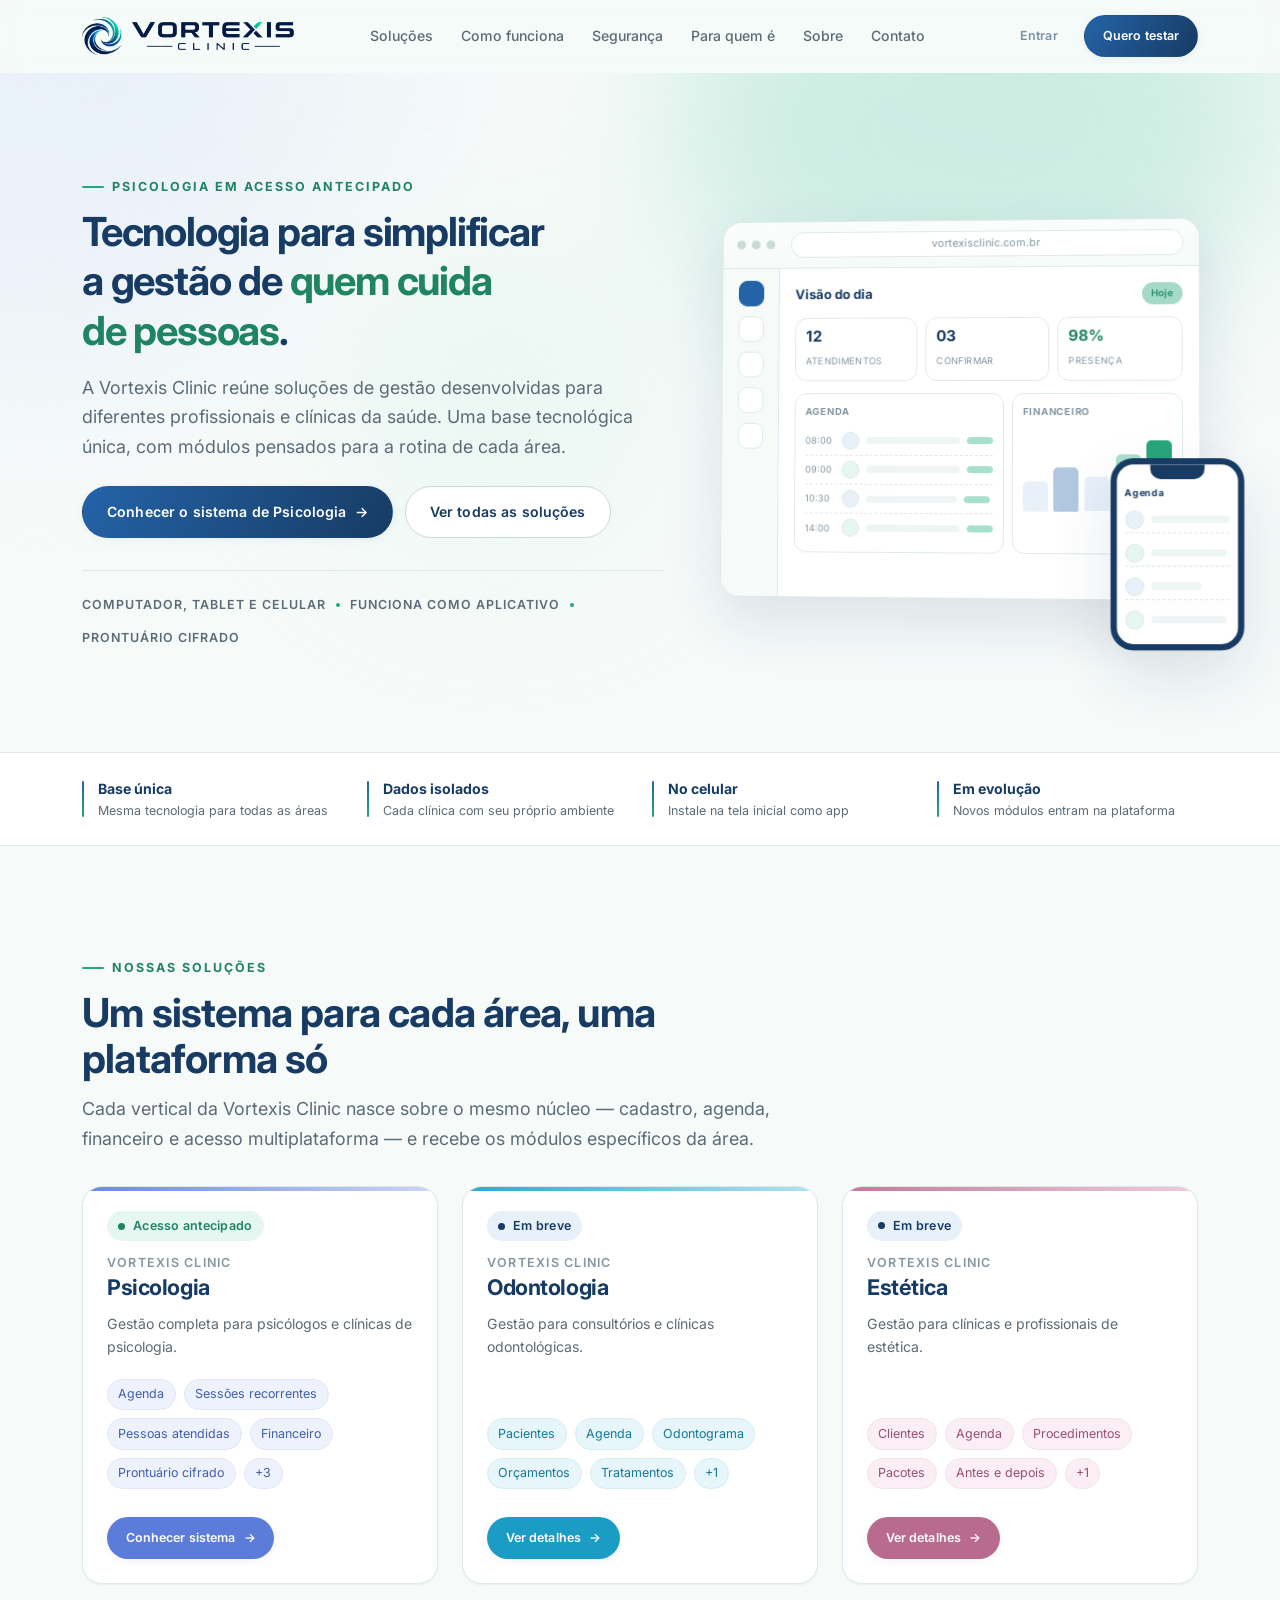
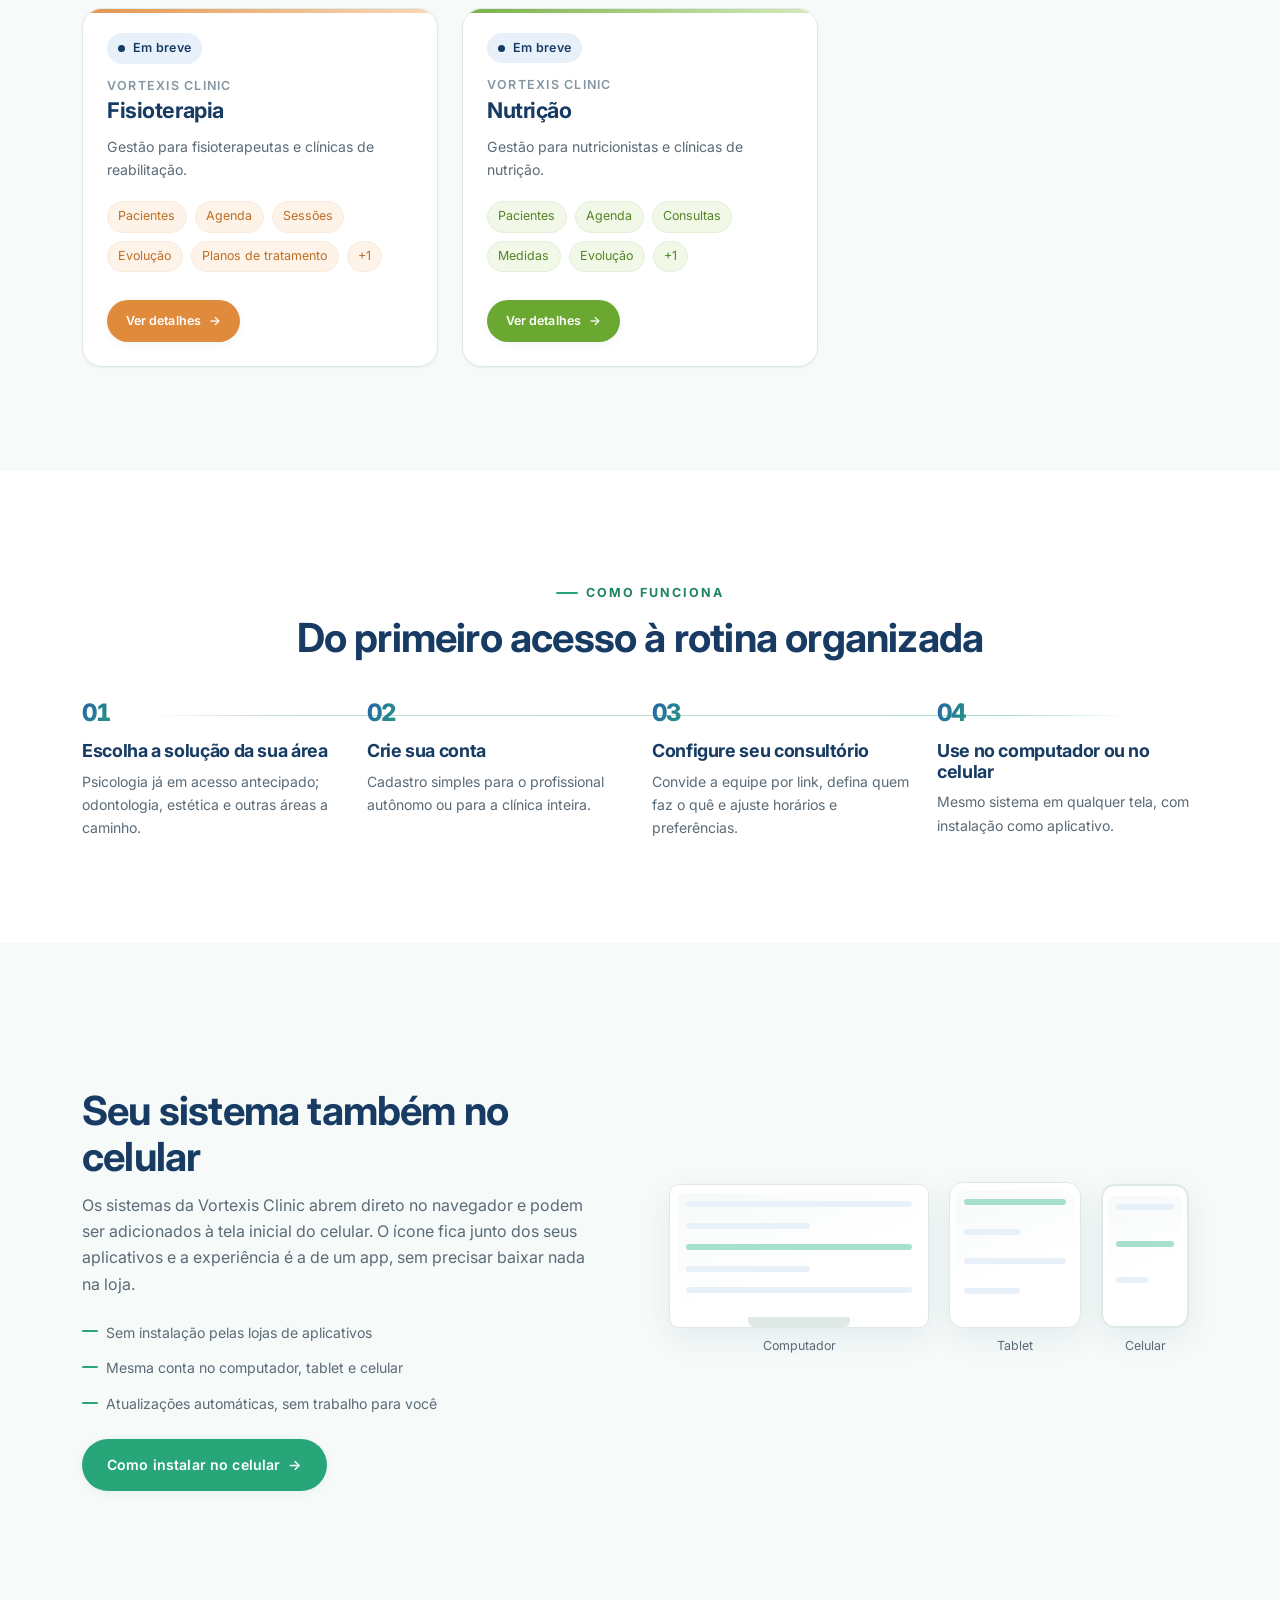
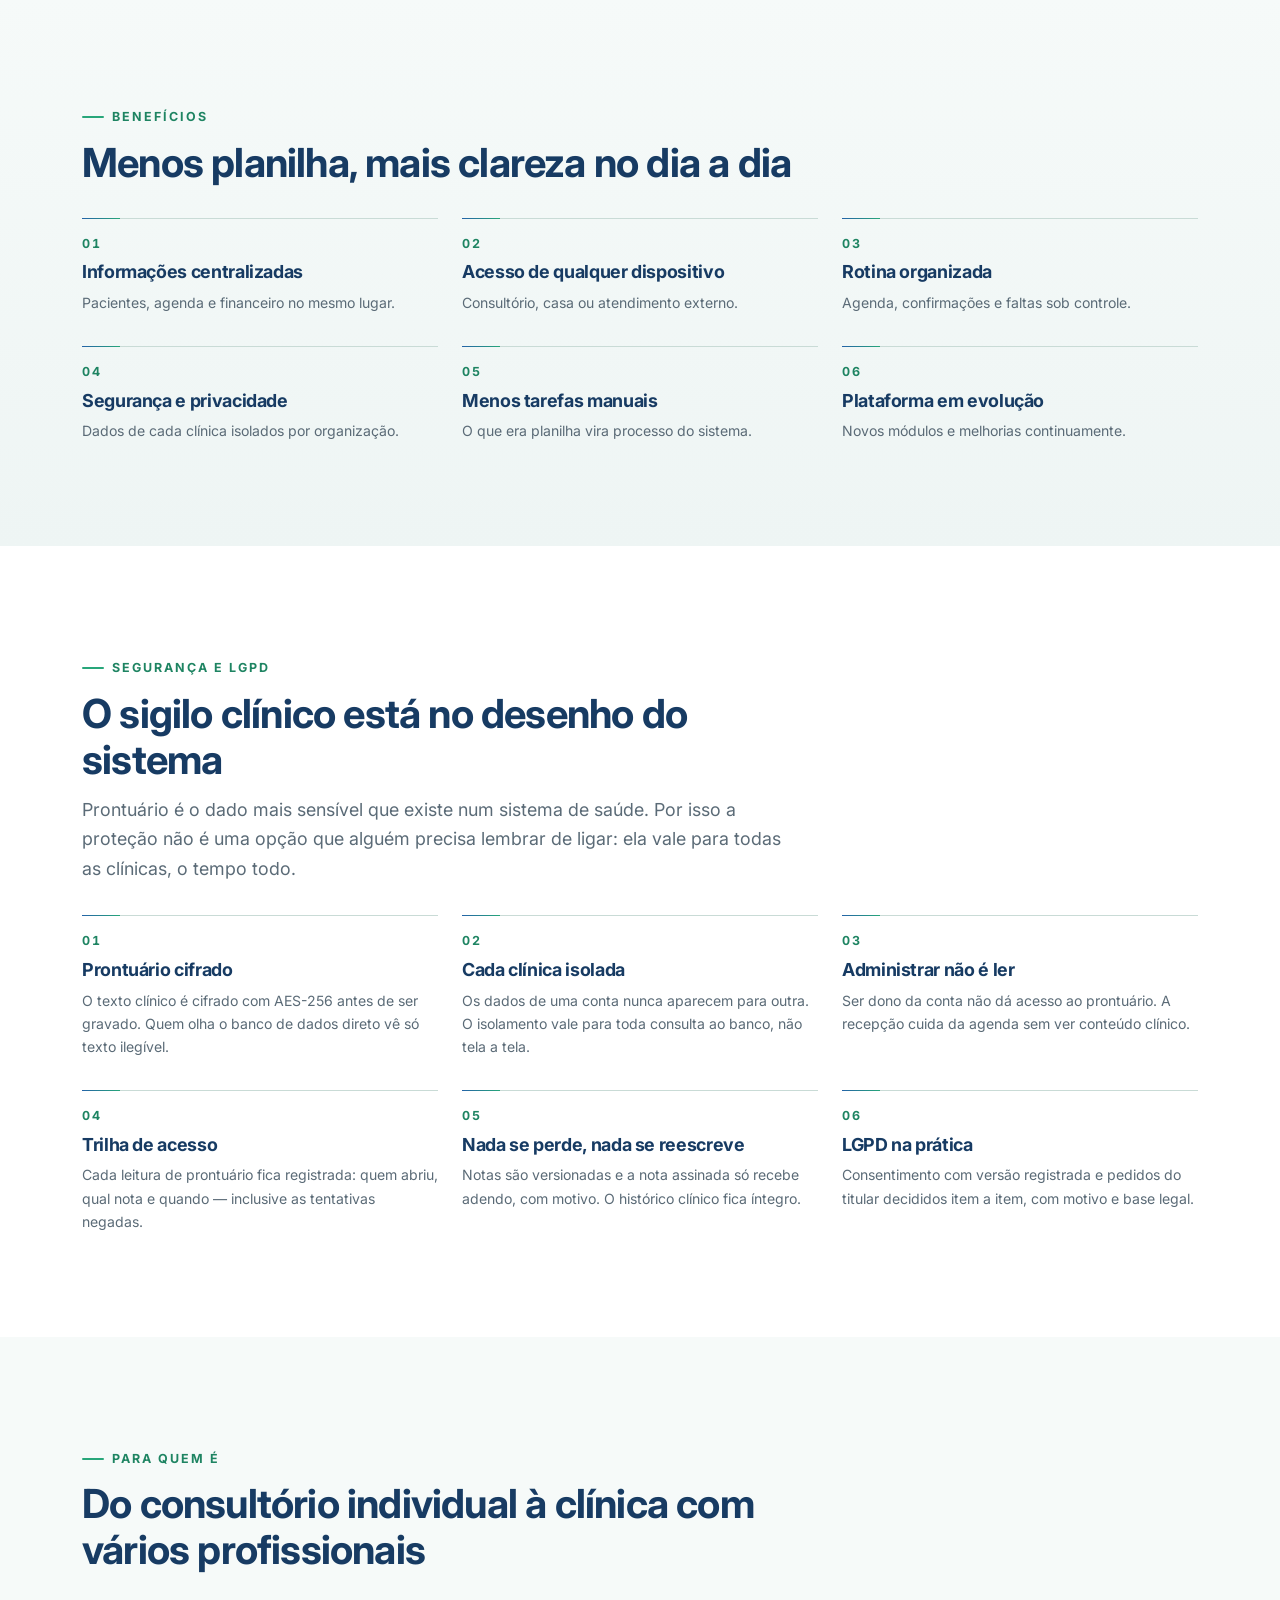
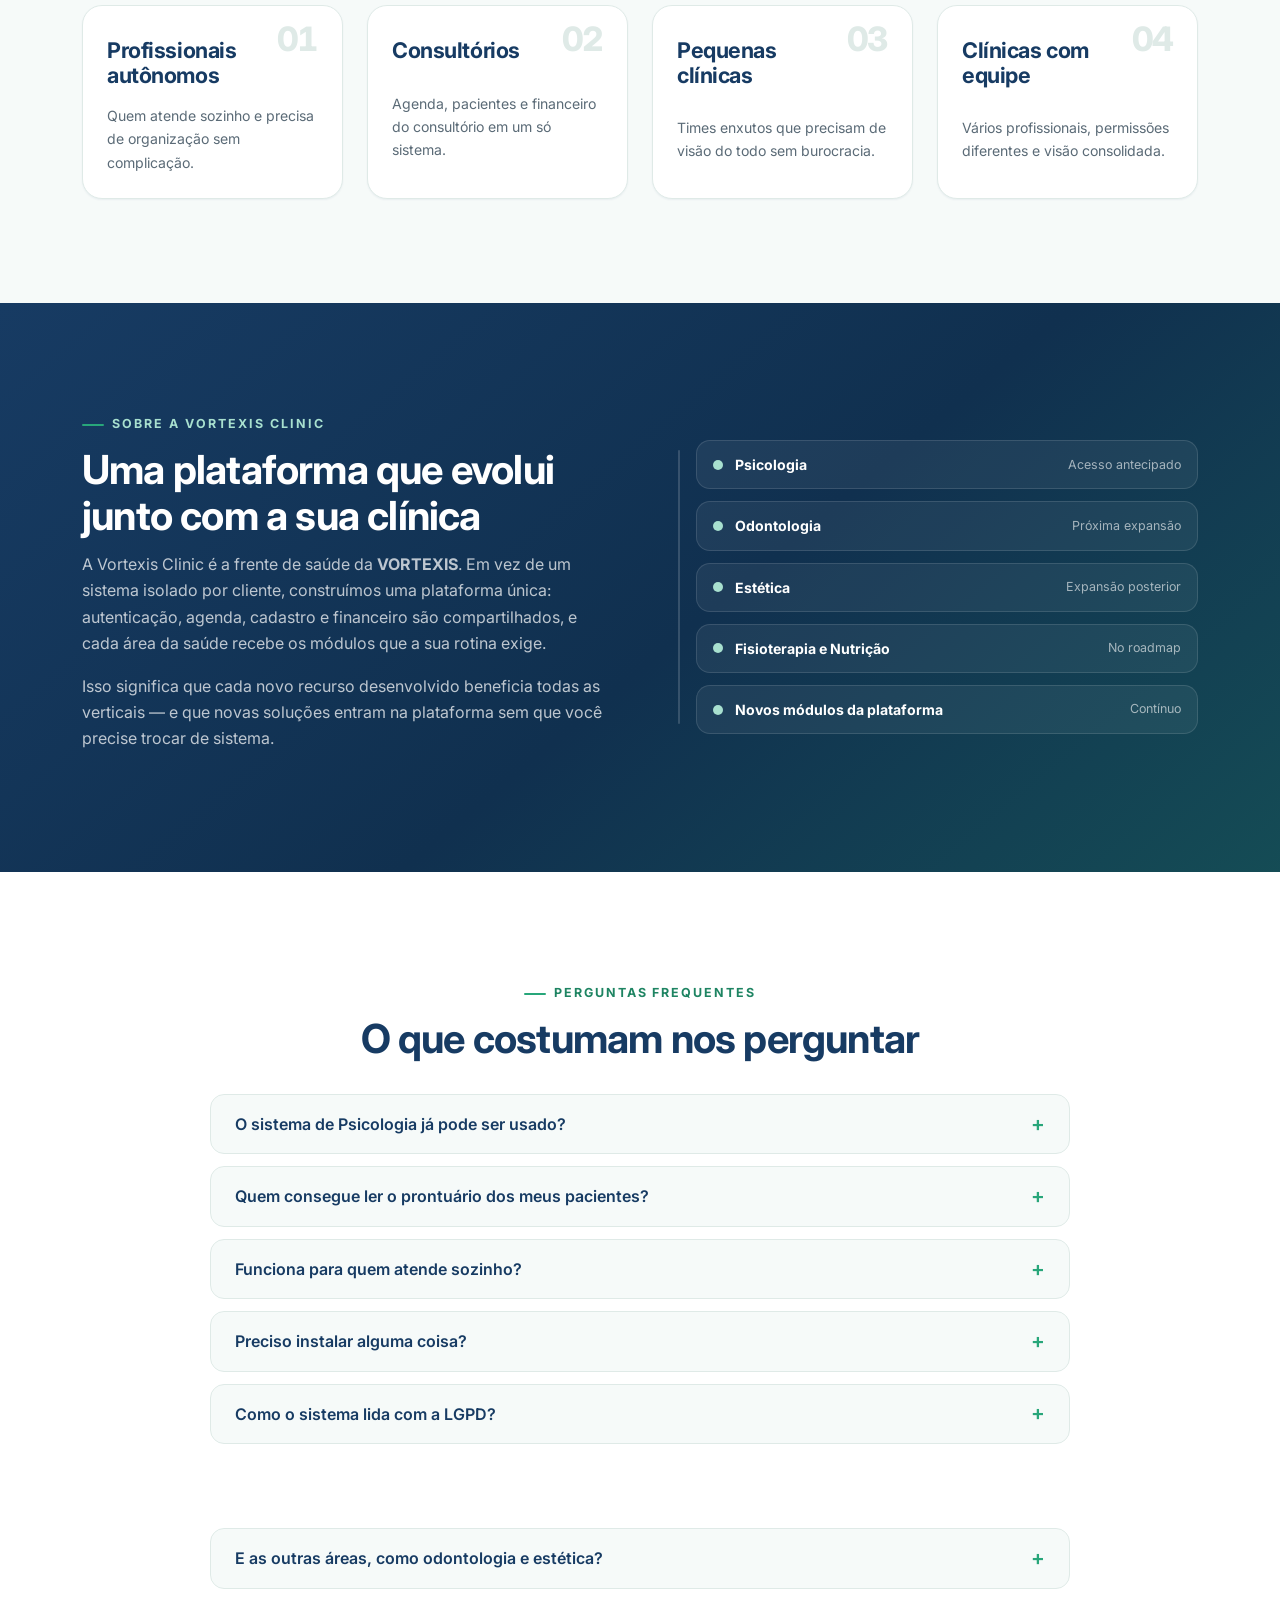
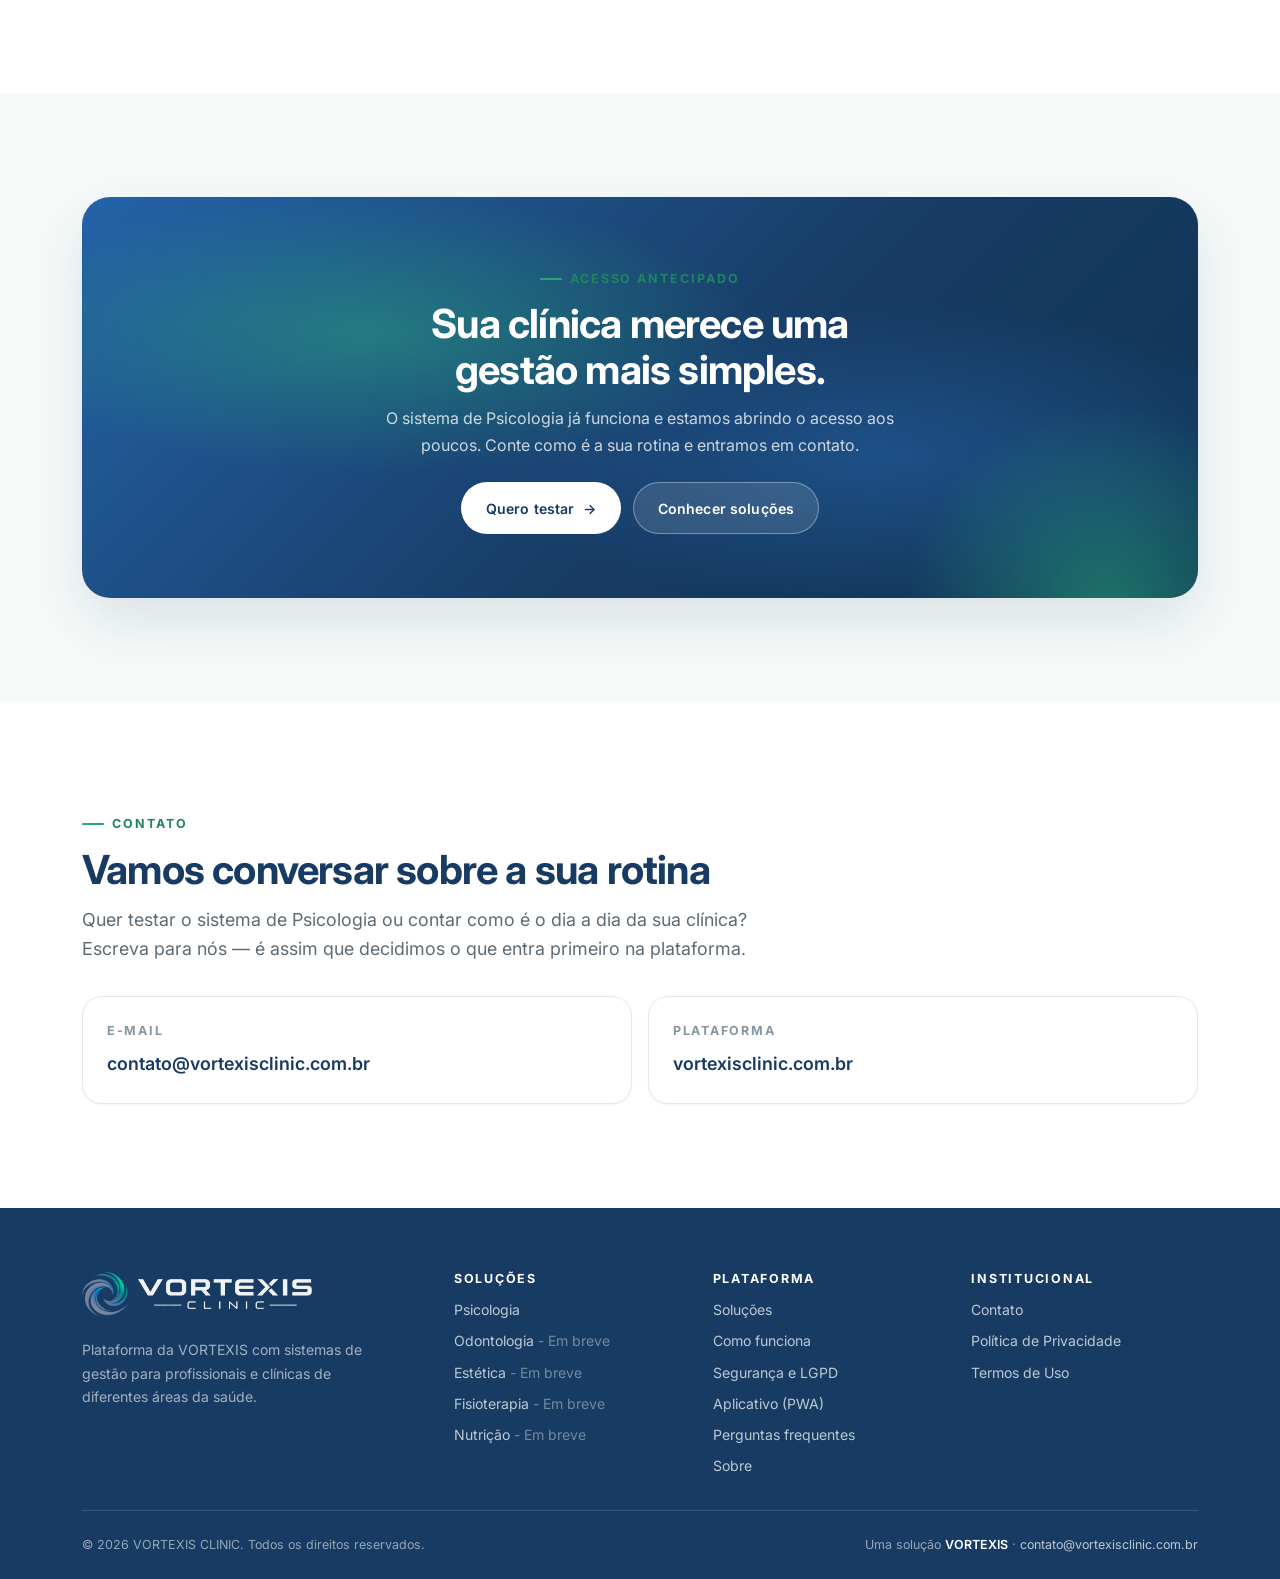
<file: Sitevortexisclinic/index.html>
<!DOCTYPE html>
<html lang="pt-BR">
<head>
<meta charset="utf-8">
<meta name="viewport" content="width=device-width, initial-scale=1">
<title>Vortexis Clinic | Sistemas de gestão para clínicas e profissionais da saúde</title>
<meta name="description" content="A Vortexis Clinic reúne sistemas de gestão para psicólogos, dentistas, esteticistas, fisioterapeutas e nutricionistas. Tecnologia para simplificar a gestão de quem cuida de pessoas.">
<meta name="theme-color" content="#2463A8">
<link rel="canonical" href="https://vortexisclinic.com.br/">

<meta property="og:type" content="website">
<meta property="og:title" content="Vortexis Clinic | Gestão para quem cuida de pessoas">
<meta property="og:description" content="Plataforma da VORTEXIS com sistemas de gestão para profissionais e clínicas de diferentes áreas da saúde.">
<meta property="og:url" content="https://vortexisclinic.com.br/">
<meta property="og:locale" content="pt_BR">
<meta property="og:image" content="https://vortexisclinic.com.br/assets/images/marca-completa.png">

<link rel="icon" type="image/png" sizes="64x64" href="assets/images/favicon.png">
<link rel="apple-touch-icon" href="assets/images/icone-192.png">

<link rel="preconnect" href="https://fonts.googleapis.com">
<link rel="preconnect" href="https://fonts.gstatic.com" crossorigin>
<link href="https://fonts.googleapis.com/css2?family=Inter:wght@400;500;600;700;800&display=swap" rel="stylesheet">

<link rel="stylesheet" href="assets/css/tokens.css">
<link rel="stylesheet" href="assets/css/base.css">
<link rel="stylesheet" href="assets/css/components.css">
<link rel="stylesheet" href="assets/css/layout.css">
<link rel="stylesheet" href="assets/css/sections.css">
<link rel="stylesheet" href="assets/css/motion.css">
</head>

<body data-page="home" data-base="" data-theme="clinic">

<a class="skip-link" href="#conteudo">Ir para o conteúdo</a>

<header class="site-header" data-component="header">
  <noscript>
    <div class="container" style="padding-block:1rem"><strong>VORTEXIS CLINIC</strong></div>
  </noscript>
</header>

<main id="conteudo">

  <!-- ======================= HERO ======================= -->
  <section class="hero" id="inicio">
    <div class="hero__aurora" aria-hidden="true"><i></i><i></i><i></i></div>

    <div class="container hero__inner">
      <div class="hero__content">
        <span class="eyebrow" data-intro data-anim="up">Psicologia em acesso antecipado</span>

        <h1 class="hero__title">
          <span class="line-mask" data-intro data-anim="mask"><span>Tecnologia para simplificar</span></span>
          <span class="line-mask" data-intro data-anim="mask"><span>a gestão de <em>quem cuida</em></span></span>
          <span class="line-mask" data-intro data-anim="mask"><span><em>de pessoas</em>.</span></span>
        </h1>

        <p class="hero__text" data-intro data-anim="up">
          A Vortexis Clinic reúne soluções de gestão desenvolvidas para diferentes profissionais e
          clínicas da saúde. Uma base tecnológica única, com módulos pensados para a rotina de cada área.
        </p>

        <div class="hero__actions" data-intro data-anim="up">
          <a class="btn btn--primary btn--arrow" href="psicologia/index.html">Conhecer o sistema de Psicologia</a>
          <a class="btn btn--outline" href="#solucoes">Ver todas as soluções</a>
        </div>

        <ul class="hero__meta" data-intro data-anim="up">
          <li>Computador, tablet e celular</li>
          <li>Funciona como aplicativo</li>
          <li>Prontuário cifrado</li>
        </ul>
      </div>

      <!-- Mockup ilustrativo em CSS puro (sem imagens) -->
      <div class="hero__visual mockup mockup--float" data-intro data-anim="scale" aria-hidden="true">
        <div class="app-window">
          <div class="app-window__bar">
            <span class="app-window__dots"><i></i><i></i><i></i></span>
            <span class="app-window__url" data-site="domain">app.vortexisclinic.com.br</span>
          </div>
          <div class="app-window__body">
            <aside class="app-side"><i></i><i></i><i></i><i></i><i></i></aside>
            <div class="app-main">
              <div class="app-main__head">
                <span class="app-title">Visão do dia</span>
                <span class="app-chip">Hoje</span>
              </div>
              <div class="app-stats">
                <div class="app-stat"><b data-count="12" data-pad="true">00</b><span>ATENDIMENTOS</span></div>
                <div class="app-stat"><b data-count="3" data-pad="true">00</b><span>CONFIRMAR</span></div>
                <div class="app-stat app-stat--green"><b data-count="98" data-suffix="%">0%</b><span>PRESENÇA</span></div>
              </div>
              <div class="app-panels">
                <div class="app-panel">
                  <p class="app-panel__title">Agenda</p>
                  <div class="app-row"><span class="app-row__time">08:00</span><span class="app-row__avatar"></span><span class="app-row__bar app-row__bar--wide"></span><span class="app-row__tag"></span></div>
                  <div class="app-row"><span class="app-row__time">09:00</span><span class="app-row__avatar app-row__avatar--g"></span><span class="app-row__bar app-row__bar--mid"></span><span class="app-row__tag"></span></div>
                  <div class="app-row"><span class="app-row__time">10:30</span><span class="app-row__avatar"></span><span class="app-row__bar app-row__bar--short"></span><span class="app-row__tag"></span></div>
                  <div class="app-row"><span class="app-row__time">14:00</span><span class="app-row__avatar app-row__avatar--g"></span><span class="app-row__bar app-row__bar--mid"></span><span class="app-row__tag"></span></div>
                </div>
                <div class="app-panel">
                  <p class="app-panel__title">Financeiro</p>
                  <div class="app-chart"><i style="height:38%"></i><i style="height:56%"></i><i style="height:44%"></i><i style="height:72%"></i><i style="height:90%"></i></div>
                </div>
              </div>
            </div>
          </div>
        </div>

        <div class="phone-float">
          <div class="phone-float__notch"></div>
          <div class="phone-float__body">
            <span class="phone-float__title">Agenda</span>
            <div class="app-row"><span class="app-row__avatar"></span><span class="app-row__bar app-row__bar--wide"></span></div>
            <div class="app-row"><span class="app-row__avatar app-row__avatar--g"></span><span class="app-row__bar app-row__bar--mid"></span></div>
            <div class="app-row"><span class="app-row__avatar"></span><span class="app-row__bar app-row__bar--short"></span></div>
            <div class="app-row"><span class="app-row__avatar app-row__avatar--g"></span><span class="app-row__bar app-row__bar--mid"></span></div>
          </div>
        </div>
      </div>
    </div>
  </section>

  <!-- ======================= FAIXA DE CONFIANÇA ======================= -->
  <section class="trust-strip">
    <div class="container trust-strip__grid">
      <div class="trust-item rule-item" data-anim="up">
        <b>Base única</b>
        <span>Mesma tecnologia para todas as áreas</span>
      </div>
      <div class="trust-item rule-item" data-anim="up">
        <b>Dados isolados</b>
        <span>Cada clínica com seu próprio ambiente</span>
      </div>
      <div class="trust-item rule-item" data-anim="up">
        <b>No celular</b>
        <span>Instale na tela inicial como app</span>
      </div>
      <div class="trust-item rule-item" data-anim="up">
        <b>Em evolução</b>
        <span>Novos módulos entram na plataforma</span>
      </div>
    </div>
  </section>

  <!-- ======================= SOLUÇÕES ======================= -->
  <section class="section" id="solucoes">
    <div class="container">
      <div class="section__head">
        <span class="eyebrow" data-anim="up">Nossas soluções</span>
        <h2 data-anim="up">Um sistema para cada área, uma plataforma só</h2>
        <p class="section__lead" data-anim="up">
          Cada vertical da Vortexis Clinic nasce sobre o mesmo núcleo — cadastro, agenda, financeiro e
          acesso multiplataforma — e recebe os módulos específicos da área.
        </p>
      </div>

      <!-- Renderizado a partir de assets/js/data/products.js -->
      <div class="grid grid--3" data-component="product-grid"></div>

      <noscript>
        <ul class="grid grid--3">
          <li><a href="psicologia/index.html">Vortexis Clinic — Psicologia</a></li>
          <li><a href="odontologia/index.html">Vortexis Clinic — Odontologia</a></li>
          <li><a href="estetica/index.html">Vortexis Clinic — Estética</a></li>
          <li><a href="fisioterapia/index.html">Vortexis Clinic — Fisioterapia</a></li>
          <li><a href="nutricao/index.html">Vortexis Clinic — Nutrição</a></li>
        </ul>
      </noscript>
    </div>
  </section>

  <!-- ======================= COMO FUNCIONA ======================= -->
  <section class="section section--alt steps" id="como-funciona">
    <div class="container">
      <div class="section__head section__head--center">
        <span class="eyebrow" data-anim="up">Como funciona</span>
        <h2 data-anim="up">Do primeiro acesso à rotina organizada</h2>
      </div>
      <ol class="grid grid--4">
        <li class="step" data-anim="up">
          <span class="step__num">01</span>
          <h3 class="step__title">Escolha a solução da sua área</h3>
          <p class="step__text">Psicologia já em acesso antecipado; odontologia, estética e outras áreas a caminho.</p>
        </li>
        <li class="step" data-anim="up">
          <span class="step__num">02</span>
          <h3 class="step__title">Crie sua conta</h3>
          <p class="step__text">Cadastro simples para o profissional autônomo ou para a clínica inteira.</p>
        </li>
        <li class="step" data-anim="up">
          <span class="step__num">03</span>
          <h3 class="step__title">Configure seu consultório</h3>
          <p class="step__text">Convide a equipe por link, defina quem faz o quê e ajuste horários e preferências.</p>
        </li>
        <li class="step" data-anim="up">
          <span class="step__num">04</span>
          <h3 class="step__title">Use no computador ou no celular</h3>
          <p class="step__text">Mesmo sistema em qualquer tela, com instalação como aplicativo.</p>
        </li>
      </ol>
    </div>
  </section>

  <!-- ======================= APLICATIVO / PWA ======================= -->
  <section class="section pwa" id="aplicativo">
    <div class="container pwa__inner">
      <div>
        <span class="eyebrow" data-anim="up">Aplicativo</span>
        <h2 data-anim="up">Seu sistema também no celular</h2>
        <p data-anim="up">
          Os sistemas da Vortexis Clinic abrem direto no navegador e podem ser adicionados à tela
          inicial do celular. O ícone fica junto dos seus aplicativos e a experiência é a de um app,
          sem precisar baixar nada na loja.
        </p>
        <ul class="mark-list">
          <li data-anim="up">Sem instalação pelas lojas de aplicativos</li>
          <li data-anim="up">Mesma conta no computador, tablet e celular</li>
          <li data-anim="up">Atualizações automáticas, sem trabalho para você</li>
        </ul>
        <div class="hero__actions" data-anim="up">
          <button class="btn btn--accent btn--arrow" type="button" data-open="pwa">Como instalar no celular</button>
        </div>
      </div>

      <div class="devices" aria-hidden="true">
        <div class="device-group">
          <div class="device device--desktop">
            <div class="device__screen">
              <span class="device__bar"></span>
              <span class="device__bar device__bar--sm"></span>
              <span class="device__bar device__bar--g"></span>
              <span class="device__bar device__bar--sm"></span>
              <span class="device__bar"></span>
            </div>
          </div>
          <span class="device__label">Computador</span>
        </div>
        <div class="device-group">
          <div class="device device--tablet">
            <div class="device__screen">
              <span class="device__bar device__bar--g"></span>
              <span class="device__bar device__bar--sm"></span>
              <span class="device__bar"></span>
              <span class="device__bar device__bar--sm"></span>
            </div>
          </div>
          <span class="device__label">Tablet</span>
        </div>
        <div class="device-group">
          <div class="device device--phone">
            <div class="device__screen">
              <span class="device__bar"></span>
              <span class="device__bar device__bar--g"></span>
              <span class="device__bar device__bar--sm"></span>
            </div>
          </div>
          <span class="device__label">Celular</span>
        </div>
      </div>
    </div>
  </section>

  <!-- ======================= BENEFÍCIOS ======================= -->
  <section class="section section--tint" id="beneficios">
    <div class="container">
      <div class="section__head">
        <span class="eyebrow" data-anim="up">Benefícios</span>
        <h2 data-anim="up">Menos planilha, mais clareza no dia a dia</h2>
      </div>
      <div class="grid grid--3 benefits">
        <article class="benefit" data-anim="up">
          <span class="num">01</span>
          <h3>Informações centralizadas</h3>
          <p>Pacientes, agenda e financeiro no mesmo lugar.</p>
        </article>
        <article class="benefit" data-anim="up">
          <span class="num">02</span>
          <h3>Acesso de qualquer dispositivo</h3>
          <p>Consultório, casa ou atendimento externo.</p>
        </article>
        <article class="benefit" data-anim="up">
          <span class="num">03</span>
          <h3>Rotina organizada</h3>
          <p>Agenda, confirmações e faltas sob controle.</p>
        </article>
        <article class="benefit" data-anim="up">
          <span class="num">04</span>
          <h3>Segurança e privacidade</h3>
          <p>Dados de cada clínica isolados por organização.</p>
        </article>
        <article class="benefit" data-anim="up">
          <span class="num">05</span>
          <h3>Menos tarefas manuais</h3>
          <p>O que era planilha vira processo do sistema.</p>
        </article>
        <article class="benefit" data-anim="up">
          <span class="num">06</span>
          <h3>Plataforma em evolução</h3>
          <p>Novos módulos e melhorias continuamente.</p>
        </article>
      </div>
    </div>
  </section>

  <!-- ======================= SEGURANÇA E LGPD =======================
       Cada item descreve algo que o sistema já faz hoje.
       Não acrescente promessa que o código não cumpre. -->
  <section class="section section--alt" id="seguranca">
    <div class="container">
      <div class="section__head">
        <span class="eyebrow" data-anim="up">Segurança e LGPD</span>
        <h2 data-anim="up">O sigilo clínico está no desenho do sistema</h2>
        <p class="section__lead" data-anim="up">
          Prontuário é o dado mais sensível que existe num sistema de saúde. Por isso a proteção não é uma
          opção que alguém precisa lembrar de ligar: ela vale para todas as clínicas, o tempo todo.
        </p>
      </div>
      <div class="grid grid--3 benefits">
        <article class="benefit" data-anim="up">
          <span class="num">01</span>
          <h3>Prontuário cifrado</h3>
          <p>O texto clínico é cifrado com AES-256 antes de ser gravado. Quem olha o banco de dados direto vê só texto ilegível.</p>
        </article>
        <article class="benefit" data-anim="up">
          <span class="num">02</span>
          <h3>Cada clínica isolada</h3>
          <p>Os dados de uma conta nunca aparecem para outra. O isolamento vale para toda consulta ao banco, não tela a tela.</p>
        </article>
        <article class="benefit" data-anim="up">
          <span class="num">03</span>
          <h3>Administrar não é ler</h3>
          <p>Ser dono da conta não dá acesso ao prontuário. A recepção cuida da agenda sem ver conteúdo clínico.</p>
        </article>
        <article class="benefit" data-anim="up">
          <span class="num">04</span>
          <h3>Trilha de acesso</h3>
          <p>Cada leitura de prontuário fica registrada: quem abriu, qual nota e quando — inclusive as tentativas negadas.</p>
        </article>
        <article class="benefit" data-anim="up">
          <span class="num">05</span>
          <h3>Nada se perde, nada se reescreve</h3>
          <p>Notas são versionadas e a nota assinada só recebe adendo, com motivo. O histórico clínico fica íntegro.</p>
        </article>
        <article class="benefit" data-anim="up">
          <span class="num">06</span>
          <h3>LGPD na prática</h3>
          <p>Consentimento com versão registrada e pedidos do titular decididos item a item, com motivo e base legal.</p>
        </article>
      </div>
    </div>
  </section>

  <!-- ======================= PARA QUEM É ======================= -->
  <section class="section" id="para-quem">
    <div class="container">
      <div class="section__head">
        <span class="eyebrow" data-anim="up">Para quem é</span>
        <h2 data-anim="up">Do consultório individual à clínica com vários profissionais</h2>
      </div>
      <div class="grid grid--4">
        <article class="card card--hover audience-card" data-anim="up">
          <span class="audience-card__index">01</span>
          <h3 class="card__title">Profissionais autônomos</h3>
          <p class="card__text">Quem atende sozinho e precisa de organização sem complicação.</p>
        </article>
        <article class="card card--hover audience-card" data-anim="up">
          <span class="audience-card__index">02</span>
          <h3 class="card__title">Consultórios</h3>
          <p class="card__text">Agenda, pacientes e financeiro do consultório em um só sistema.</p>
        </article>
        <article class="card card--hover audience-card" data-anim="up">
          <span class="audience-card__index">03</span>
          <h3 class="card__title">Pequenas clínicas</h3>
          <p class="card__text">Times enxutos que precisam de visão do todo sem burocracia.</p>
        </article>
        <article class="card card--hover audience-card" data-anim="up">
          <span class="audience-card__index">04</span>
          <h3 class="card__title">Clínicas com equipe</h3>
          <p class="card__text">Vários profissionais, permissões diferentes e visão consolidada.</p>
        </article>
      </div>
    </div>
  </section>

  <!-- ======================= SOBRE / EXPANSÃO ======================= -->
  <section class="section expansion" id="sobre">
    <div class="container expansion__inner">
      <div>
        <span class="eyebrow" data-anim="up">Sobre a Vortexis Clinic</span>
        <h2 data-anim="up">Uma plataforma que evolui junto com a sua clínica</h2>
        <p data-anim="up">
          A Vortexis Clinic é a frente de saúde da <strong>VORTEXIS</strong>. Em vez de um sistema
          isolado por cliente, construímos uma plataforma única: autenticação, agenda, cadastro e
          financeiro são compartilhados, e cada área da saúde recebe os módulos que a sua rotina exige.
        </p>
        <p data-anim="up">
          Isso significa que cada novo recurso desenvolvido beneficia todas as verticais — e que novas
          soluções entram na plataforma sem que você precise trocar de sistema.
        </p>
      </div>
      <ul class="roadmap" data-component="roadmap"></ul>
    </div>
  </section>

  <!-- ======================= PERGUNTAS FREQUENTES ======================= -->
  <section class="section section--alt" id="perguntas">
    <div class="container">
      <div class="section__head section__head--center">
        <span class="eyebrow" data-anim="up">Perguntas frequentes</span>
        <h2 data-anim="up">O que costumam nos perguntar</h2>
      </div>
      <div class="faq">
        <details class="faq__item" data-anim="up">
          <summary>O sistema de Psicologia já pode ser usado?</summary>
          <p>Sim, em acesso antecipado. Estamos abrindo aos poucos, acompanhando cada consultório de perto.
          Escreva para nós contando como é a sua rotina e entramos em contato.</p>
        </details>
        <details class="faq__item" data-anim="up">
          <summary>Quem consegue ler o prontuário dos meus pacientes?</summary>
          <p>Só quem atende. O texto é cifrado antes de ser gravado, cada leitura fica registrada e nem o
          dono da conta lê prontuário sem uma permissão clínica explícita. A recepção cuida da agenda e
          do financeiro sem ver conteúdo clínico.</p>
        </details>
        <details class="faq__item" data-anim="up">
          <summary>Funciona para quem atende sozinho?</summary>
          <p>Funciona. O mesmo sistema serve o consultório de uma pessoa só e a clínica com equipe: você
          convida profissionais e recepção quando precisar, cada um com seu papel.</p>
        </details>
        <details class="faq__item" data-anim="up">
          <summary>Preciso instalar alguma coisa?</summary>
          <p>Não. O sistema abre no navegador do computador, do tablet ou do celular, e pode ser adicionado
          à tela inicial como um aplicativo. Dado clínico não fica guardado no aparelho.</p>
        </details>
        <details class="faq__item" data-anim="up">
          <summary>Como o sistema lida com a LGPD?</summary>
          <p>O consentimento é registrado com a versão do texto aceito. Pedidos do titular — acesso,
          correção, anonimização — são decididos item a item, com motivo e base legal, e a anonimização
          é feita pelo próprio sistema.</p>
        </details>
        <details class="faq__item" data-anim="up">
          <summary>Quanto custa?</summary>
          <p>Os planos ainda estão sendo definidos junto com quem participa do acesso antecipado. Fale com a
          gente para conhecer as condições.</p>
        </details>
        <details class="faq__item" data-anim="up">
          <summary>E as outras áreas, como odontologia e estética?</summary>
          <p>Estão no roadmap e usam a mesma base do sistema de Psicologia. Se você é da área, fale com a
          gente: isso nos ajuda a priorizar o que vem primeiro.</p>
        </details>
      </div>
    </div>
  </section>

  <!-- ======================= CTA FINAL ======================= -->
  <section class="cta-final">
    <div class="container">
      <div class="cta-card" data-anim="scale">
        <span class="eyebrow">Acesso antecipado</span>
        <h2>Sua clínica merece uma gestão mais simples.</h2>
        <p>O sistema de Psicologia já funciona e estamos abrindo o acesso aos poucos. Conte como é a sua rotina e entramos em contato.</p>
        <div class="cta-card__actions">
          <a class="btn btn--light btn--arrow" data-contact="early-access" href="#contato">Quero testar</a>
          <a class="btn btn--on-dark" href="#solucoes">Conhecer soluções</a>
        </div>
      </div>
    </div>
  </section>

  <!-- ======================= CONTATO ======================= -->
  <section class="section section--alt" id="contato">
    <div class="container">
      <div class="section__head">
        <span class="eyebrow" data-anim="up">Contato</span>
        <h2 data-anim="up">Vamos conversar sobre a sua rotina</h2>
        <p class="section__lead" data-anim="up">
          Quer testar o sistema de Psicologia ou contar como é o dia a dia da sua clínica? Escreva para
          nós — é assim que decidimos o que entra primeiro na plataforma.
        </p>
      </div>
      <div class="contact-grid">
        <div class="card card--hover contact-card" data-anim="up" data-contact-card>
          <span class="contact-card__label">E-mail</span>
          <a data-contact="email" href="#">contato@vortexisclinic.com.br</a>
        </div>
        <div class="card card--hover contact-card" data-anim="up" data-contact-card>
          <span class="contact-card__label">WhatsApp</span>
          <a data-contact="whatsapp" href="#">Canal em configuração</a>
        </div>
        <div class="card card--hover contact-card" data-anim="up">
          <span class="contact-card__label">Plataforma</span>
          <span data-site="domain">vortexisclinic.com.br</span>
        </div>
      </div>
    </div>
  </section>

</main>

<footer class="site-footer" data-component="footer"></footer>

<script src="assets/js/config/site.config.js"></script>
<script src="assets/js/data/products.js"></script>
<script src="assets/js/data/content.js"></script>
<script src="assets/js/components/icons.js"></script>
<script src="assets/js/components/logo.js"></script>
<script src="assets/js/components/header.js"></script>
<script src="assets/js/components/footer.js"></script>
<script src="assets/js/components/product-card.js"></script>
<script src="assets/js/components/pwa-modal.js"></script>
<script src="assets/js/components/motion.js"></script>
<script src="assets/js/pages/home.js"></script>
<script src="assets/js/main.js"></script>
</body>
</html>
</file>
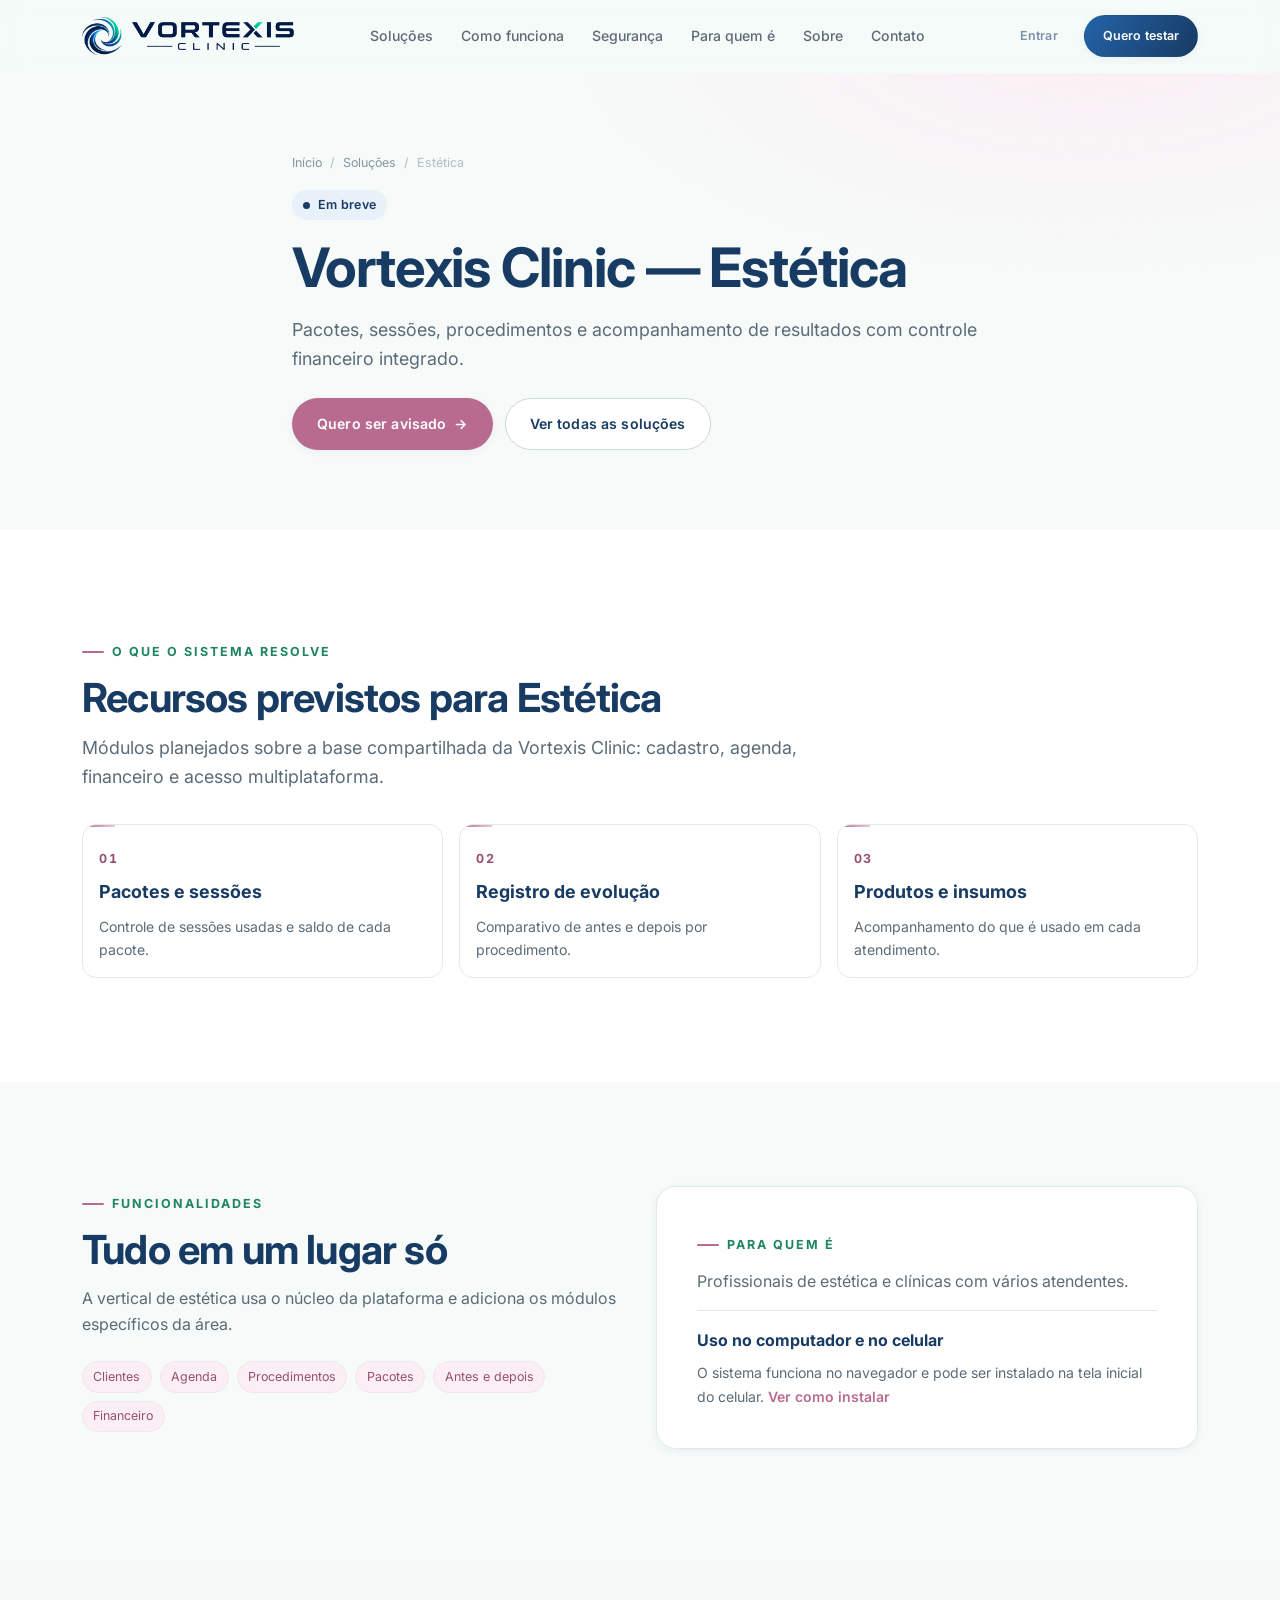
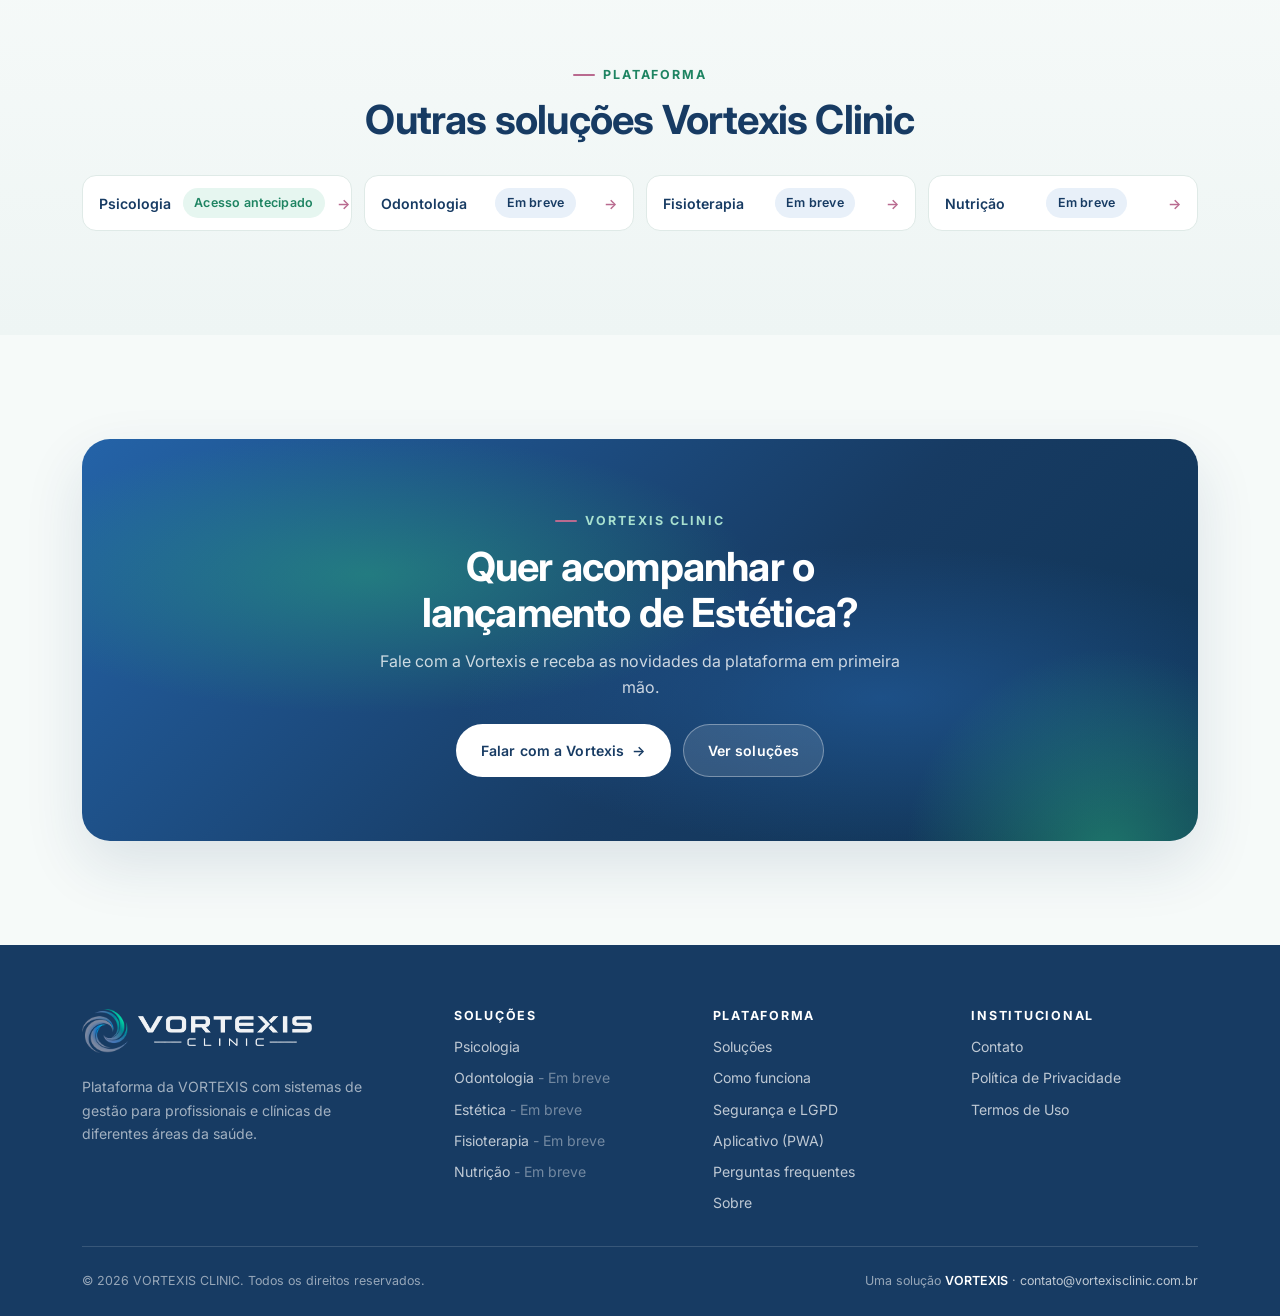
<file: Sitevortexisclinic/estetica/index.html>
<!DOCTYPE html>
<html lang="pt-BR">
<head>
<meta charset="utf-8">
<meta name="viewport" content="width=device-width, initial-scale=1">
<title>Vortexis Clinic — Estética | Sistema para clínicas de estética</title>
<meta name="description" content="Gestão para clínicas e profissionais de estética: pacotes, sessões, procedimentos e registro de evolução. Em breve na Vortexis Clinic.">
<meta name="theme-color" content="#2463A8">
<link rel="canonical" href="https://vortexisclinic.com.br/estetica/">
<meta property="og:type" content="website">
<meta property="og:title" content="Vortexis Clinic — Estética | Sistema para clínicas de estética">
<meta property="og:description" content="Gestão para clínicas e profissionais de estética: pacotes, sessões, procedimentos e registro de evolução. Em breve na Vortexis Clinic.">
<meta property="og:url" content="https://vortexisclinic.com.br/estetica/">
<meta property="og:locale" content="pt_BR">
<meta property="og:image" content="https://vortexisclinic.com.br/assets/images/marca-completa.png">
<link rel="icon" type="image/png" sizes="64x64" href="../assets/images/favicon.png">
<link rel="apple-touch-icon" href="../assets/images/icone-192.png">
<link rel="preconnect" href="https://fonts.googleapis.com">
<link rel="preconnect" href="https://fonts.gstatic.com" crossorigin>
<link href="https://fonts.googleapis.com/css2?family=Inter:wght@400;500;600;700;800&display=swap" rel="stylesheet">
<link rel="stylesheet" href="../assets/css/tokens.css">
<link rel="stylesheet" href="../assets/css/base.css">
<link rel="stylesheet" href="../assets/css/components.css">
<link rel="stylesheet" href="../assets/css/layout.css">
<link rel="stylesheet" href="../assets/css/sections.css">
<link rel="stylesheet" href="../assets/css/product-page.css">
<link rel="stylesheet" href="../assets/css/motion.css">
</head>

<body data-page="product" data-base="../" data-product="estetica" data-theme="estetica">

<a class="skip-link" href="#conteudo">Ir para o conteúdo</a>

<header class="site-header" data-component="header"></header>

<!-- Conteúdo gerado a partir de assets/js/data/products.js (slug acima) -->
<main id="conteudo" data-component="product-page">
  <noscript>
    <section class="section"><div class="container">
      <h1>Vortexis Clinic — Estética</h1>
      <p>Gestão para clínicas e profissionais de estética: pacotes, sessões, procedimentos e registro de evolução. Em breve na Vortexis Clinic.</p>
      <p><a href="../index.html">Voltar para a página inicial</a></p>
    </div></section>
  </noscript>
</main>

<footer class="site-footer" data-component="footer"></footer>

<script src="../assets/js/config/site.config.js"></script>
<script src="../assets/js/data/products.js"></script>
<script src="../assets/js/data/content.js"></script>
<script src="../assets/js/components/icons.js"></script>
<script src="../assets/js/components/logo.js"></script>
<script src="../assets/js/components/header.js"></script>
<script src="../assets/js/components/footer.js"></script>
<script src="../assets/js/components/product-card.js"></script>
<script src="../assets/js/components/pwa-modal.js"></script>
<script src="../assets/js/components/motion.js"></script>
<script src="../assets/js/pages/product.js"></script>
<script src="../assets/js/main.js"></script>
</body>
</html>
</file>
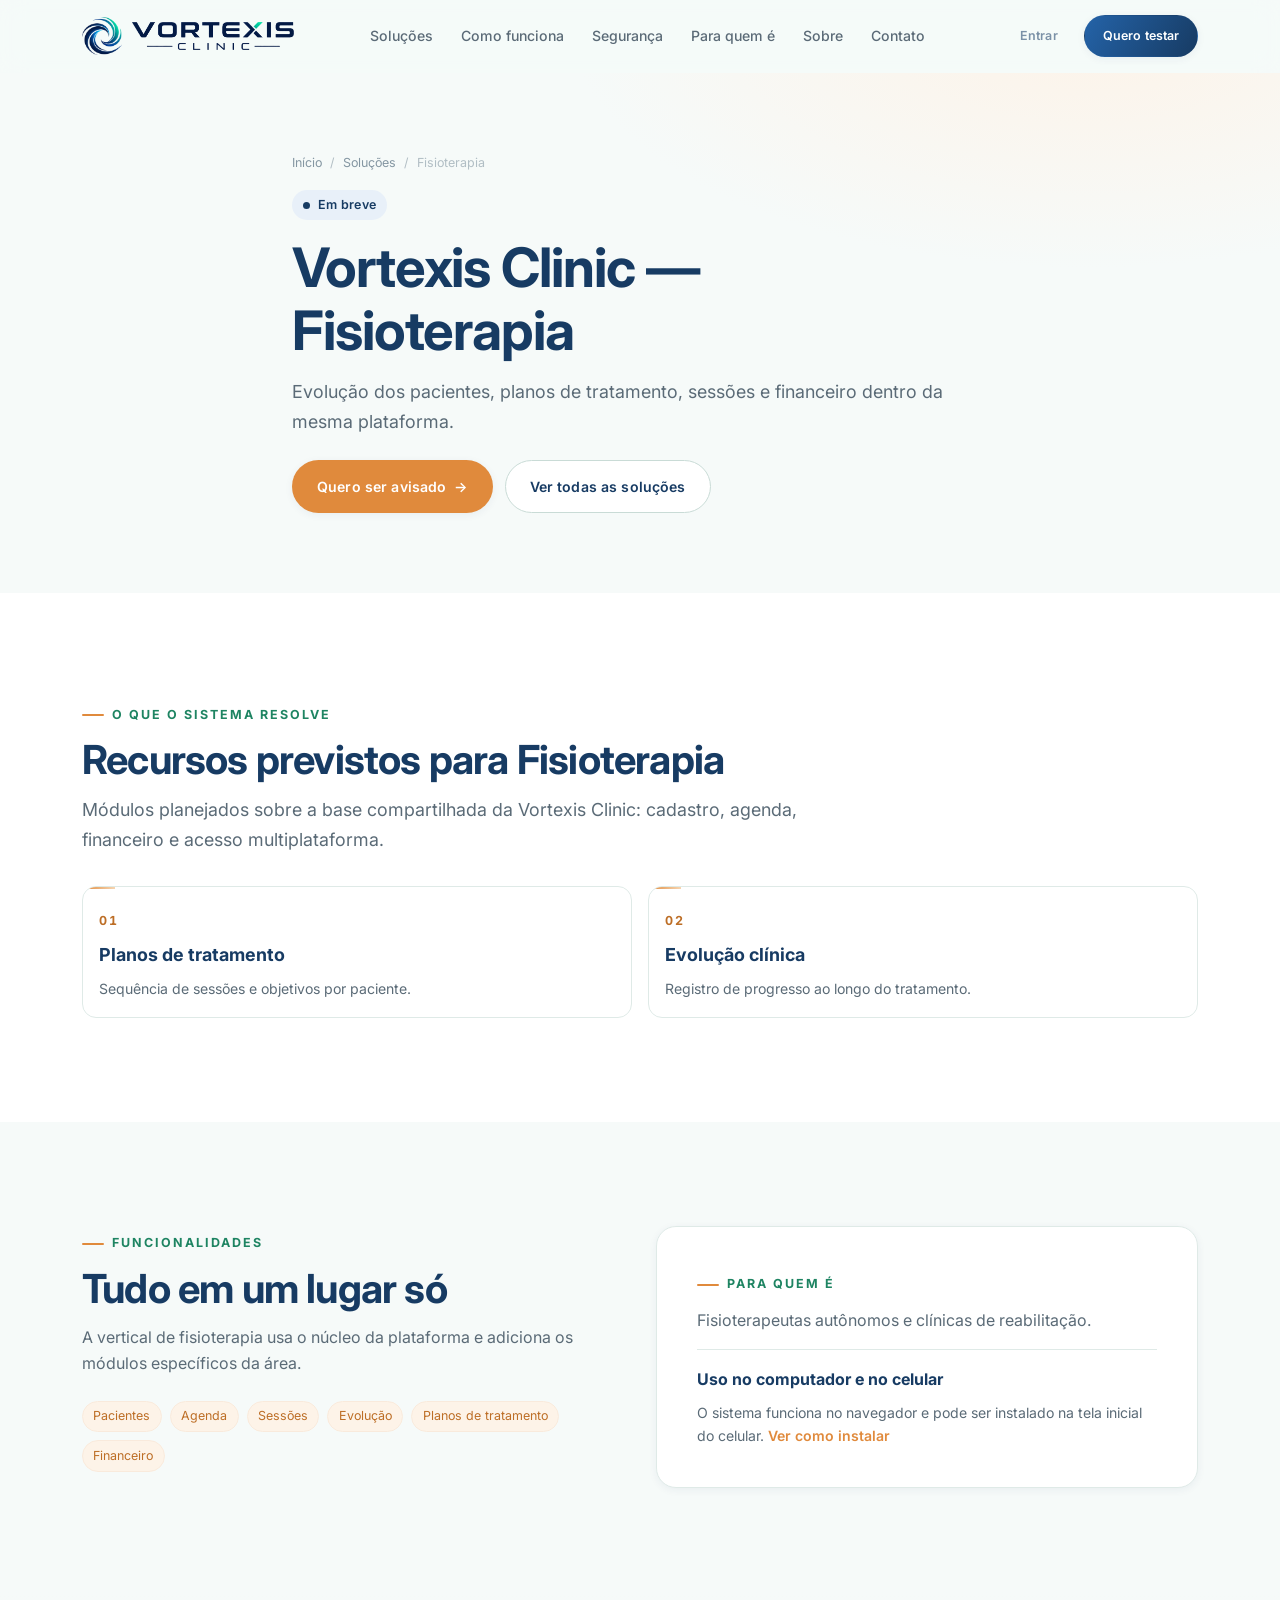
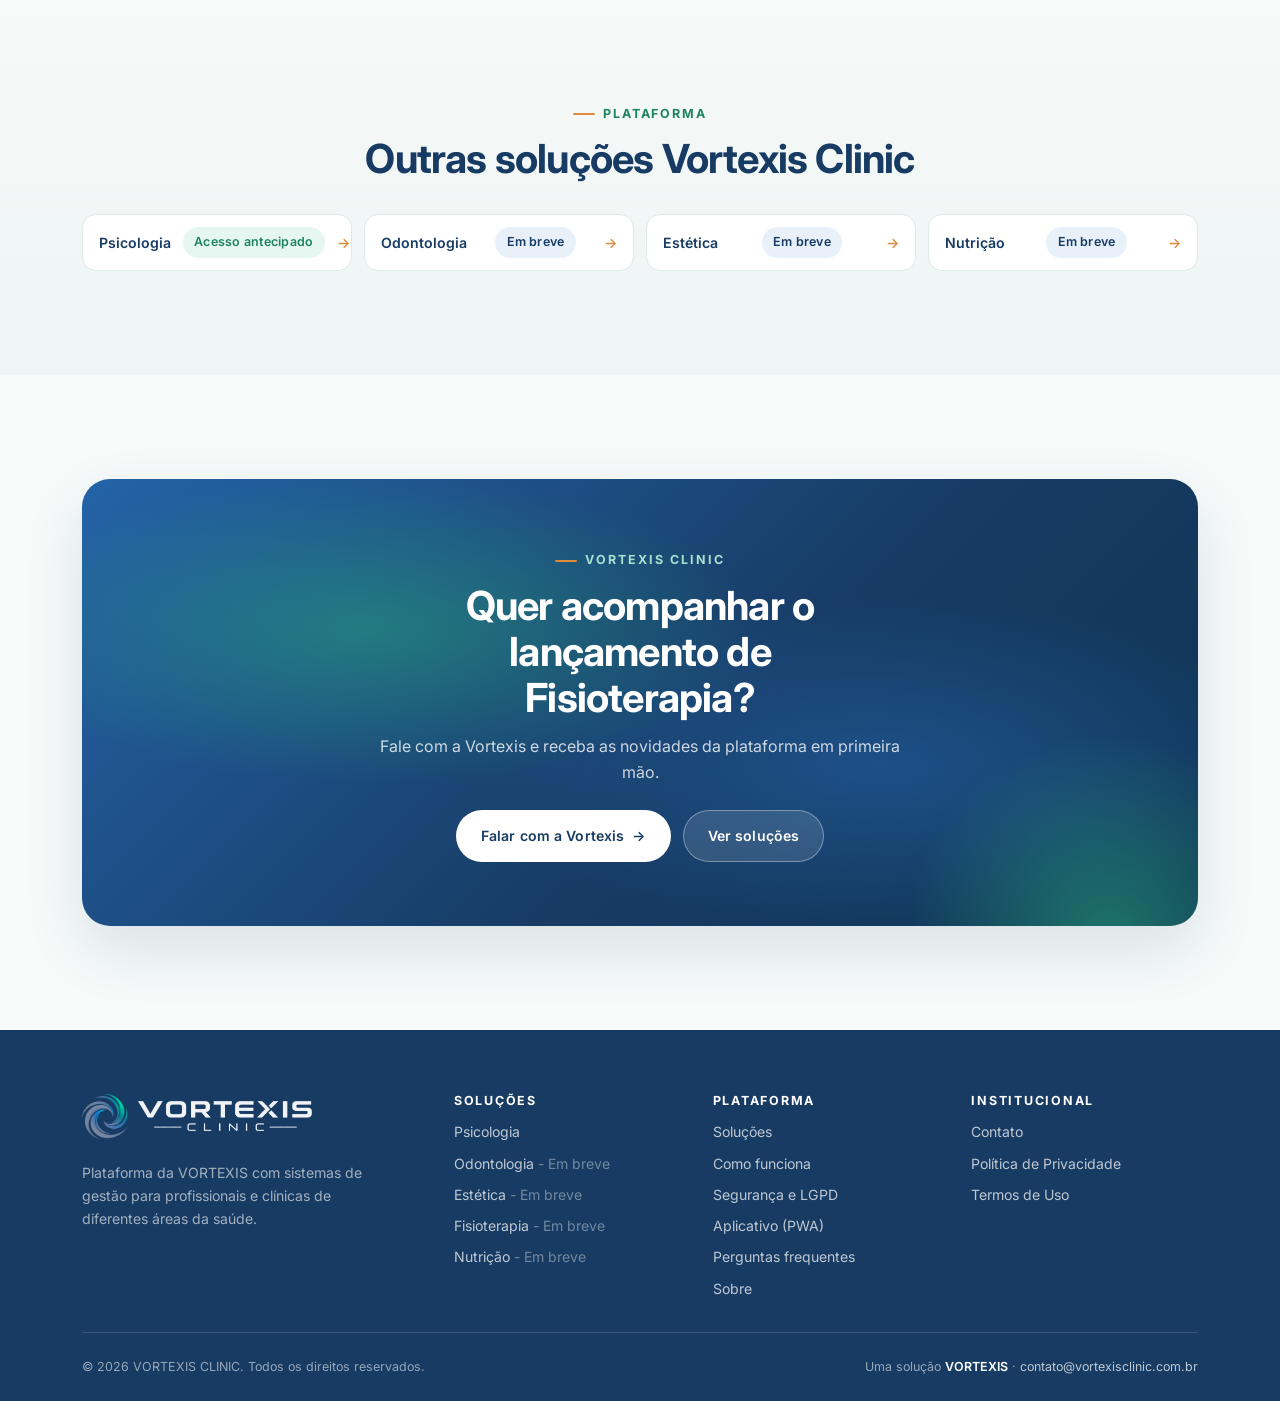
<file: Sitevortexisclinic/fisioterapia/index.html>
<!DOCTYPE html>
<html lang="pt-BR">
<head>
<meta charset="utf-8">
<meta name="viewport" content="width=device-width, initial-scale=1">
<title>Vortexis Clinic — Fisioterapia | Sistema para clínicas de reabilitação</title>
<meta name="description" content="Gestão para fisioterapeutas e clínicas de reabilitação: planos de tratamento, sessões, evolução e financeiro. Em breve na Vortexis Clinic.">
<meta name="theme-color" content="#2463A8">
<link rel="canonical" href="https://vortexisclinic.com.br/fisioterapia/">
<meta property="og:type" content="website">
<meta property="og:title" content="Vortexis Clinic — Fisioterapia | Sistema para clínicas de reabilitação">
<meta property="og:description" content="Gestão para fisioterapeutas e clínicas de reabilitação: planos de tratamento, sessões, evolução e financeiro. Em breve na Vortexis Clinic.">
<meta property="og:url" content="https://vortexisclinic.com.br/fisioterapia/">
<meta property="og:locale" content="pt_BR">
<meta property="og:image" content="https://vortexisclinic.com.br/assets/images/marca-completa.png">
<link rel="icon" type="image/png" sizes="64x64" href="../assets/images/favicon.png">
<link rel="apple-touch-icon" href="../assets/images/icone-192.png">
<link rel="preconnect" href="https://fonts.googleapis.com">
<link rel="preconnect" href="https://fonts.gstatic.com" crossorigin>
<link href="https://fonts.googleapis.com/css2?family=Inter:wght@400;500;600;700;800&display=swap" rel="stylesheet">
<link rel="stylesheet" href="../assets/css/tokens.css">
<link rel="stylesheet" href="../assets/css/base.css">
<link rel="stylesheet" href="../assets/css/components.css">
<link rel="stylesheet" href="../assets/css/layout.css">
<link rel="stylesheet" href="../assets/css/sections.css">
<link rel="stylesheet" href="../assets/css/product-page.css">
<link rel="stylesheet" href="../assets/css/motion.css">
</head>

<body data-page="product" data-base="../" data-product="fisioterapia" data-theme="fisioterapia">

<a class="skip-link" href="#conteudo">Ir para o conteúdo</a>

<header class="site-header" data-component="header"></header>

<!-- Conteúdo gerado a partir de assets/js/data/products.js (slug acima) -->
<main id="conteudo" data-component="product-page">
  <noscript>
    <section class="section"><div class="container">
      <h1>Vortexis Clinic — Fisioterapia</h1>
      <p>Gestão para fisioterapeutas e clínicas de reabilitação: planos de tratamento, sessões, evolução e financeiro. Em breve na Vortexis Clinic.</p>
      <p><a href="../index.html">Voltar para a página inicial</a></p>
    </div></section>
  </noscript>
</main>

<footer class="site-footer" data-component="footer"></footer>

<script src="../assets/js/config/site.config.js"></script>
<script src="../assets/js/data/products.js"></script>
<script src="../assets/js/data/content.js"></script>
<script src="../assets/js/components/icons.js"></script>
<script src="../assets/js/components/logo.js"></script>
<script src="../assets/js/components/header.js"></script>
<script src="../assets/js/components/footer.js"></script>
<script src="../assets/js/components/product-card.js"></script>
<script src="../assets/js/components/pwa-modal.js"></script>
<script src="../assets/js/components/motion.js"></script>
<script src="../assets/js/pages/product.js"></script>
<script src="../assets/js/main.js"></script>
</body>
</html>
</file>
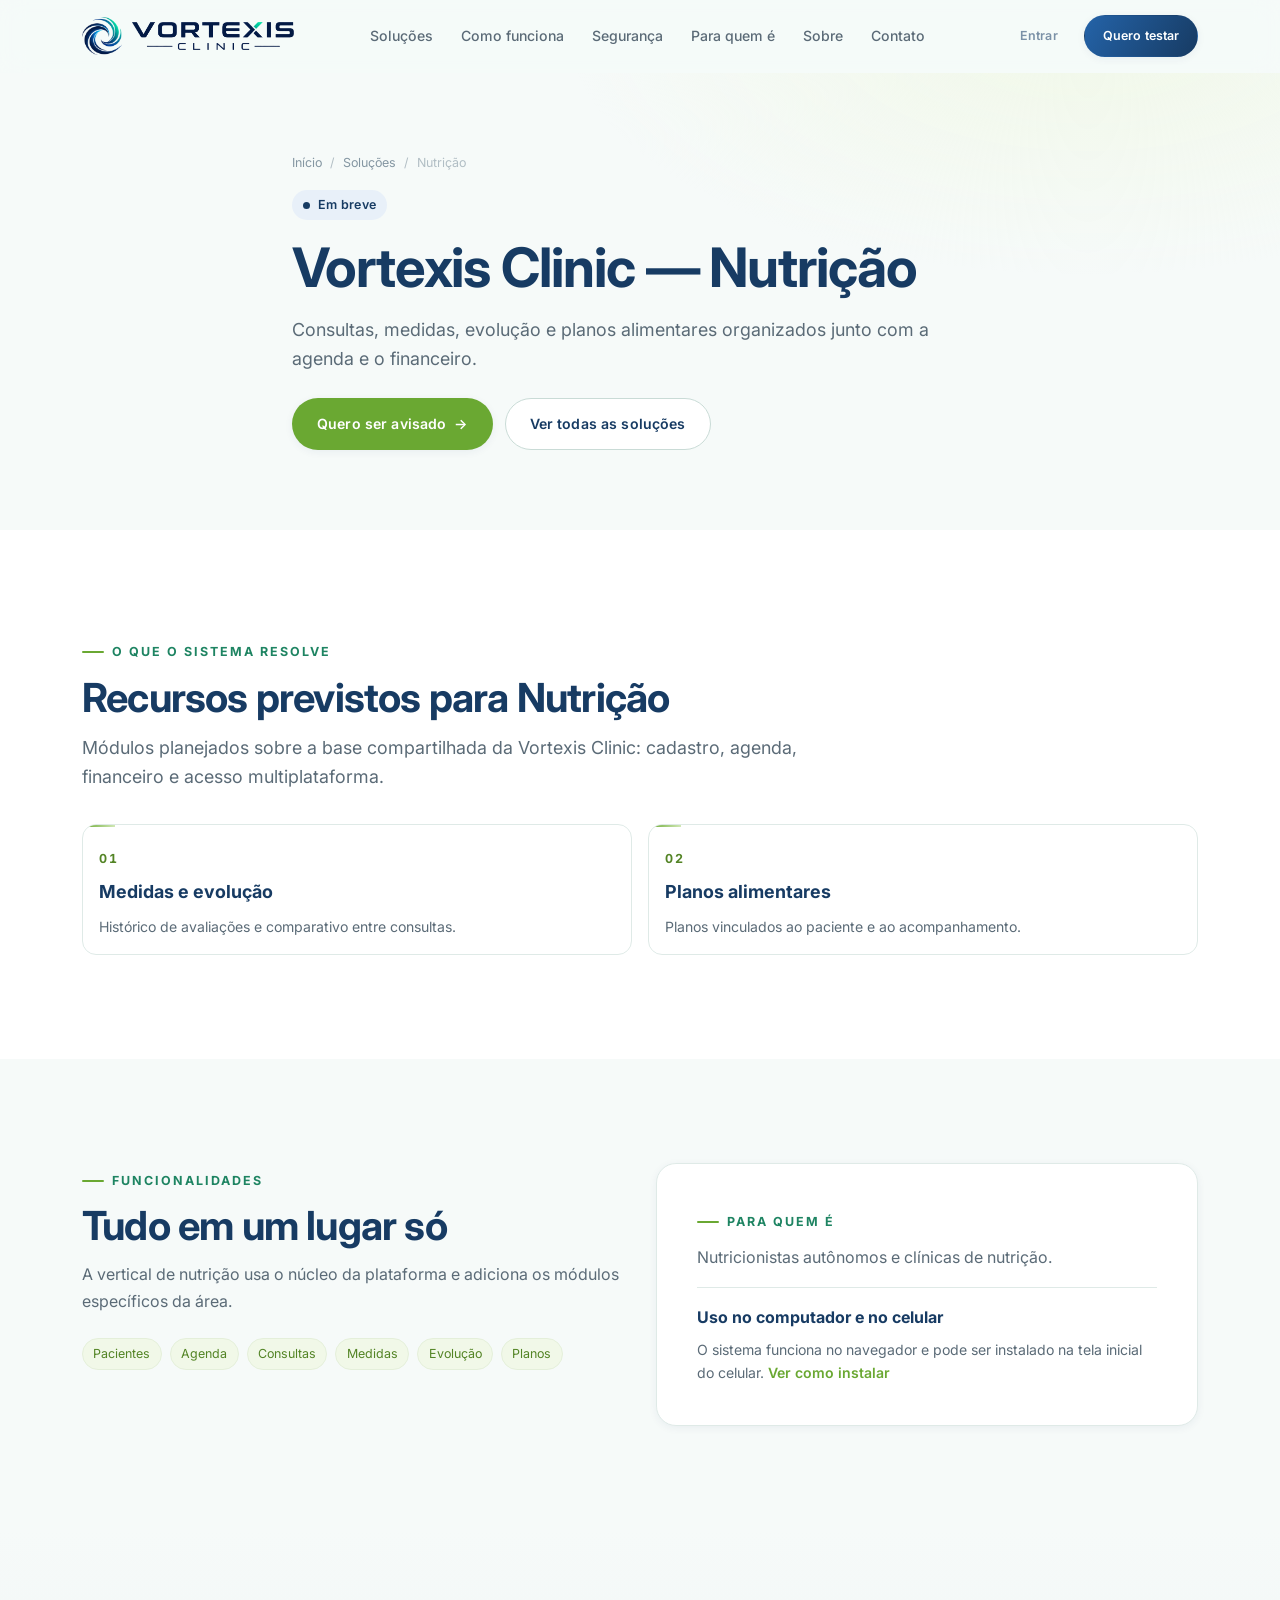
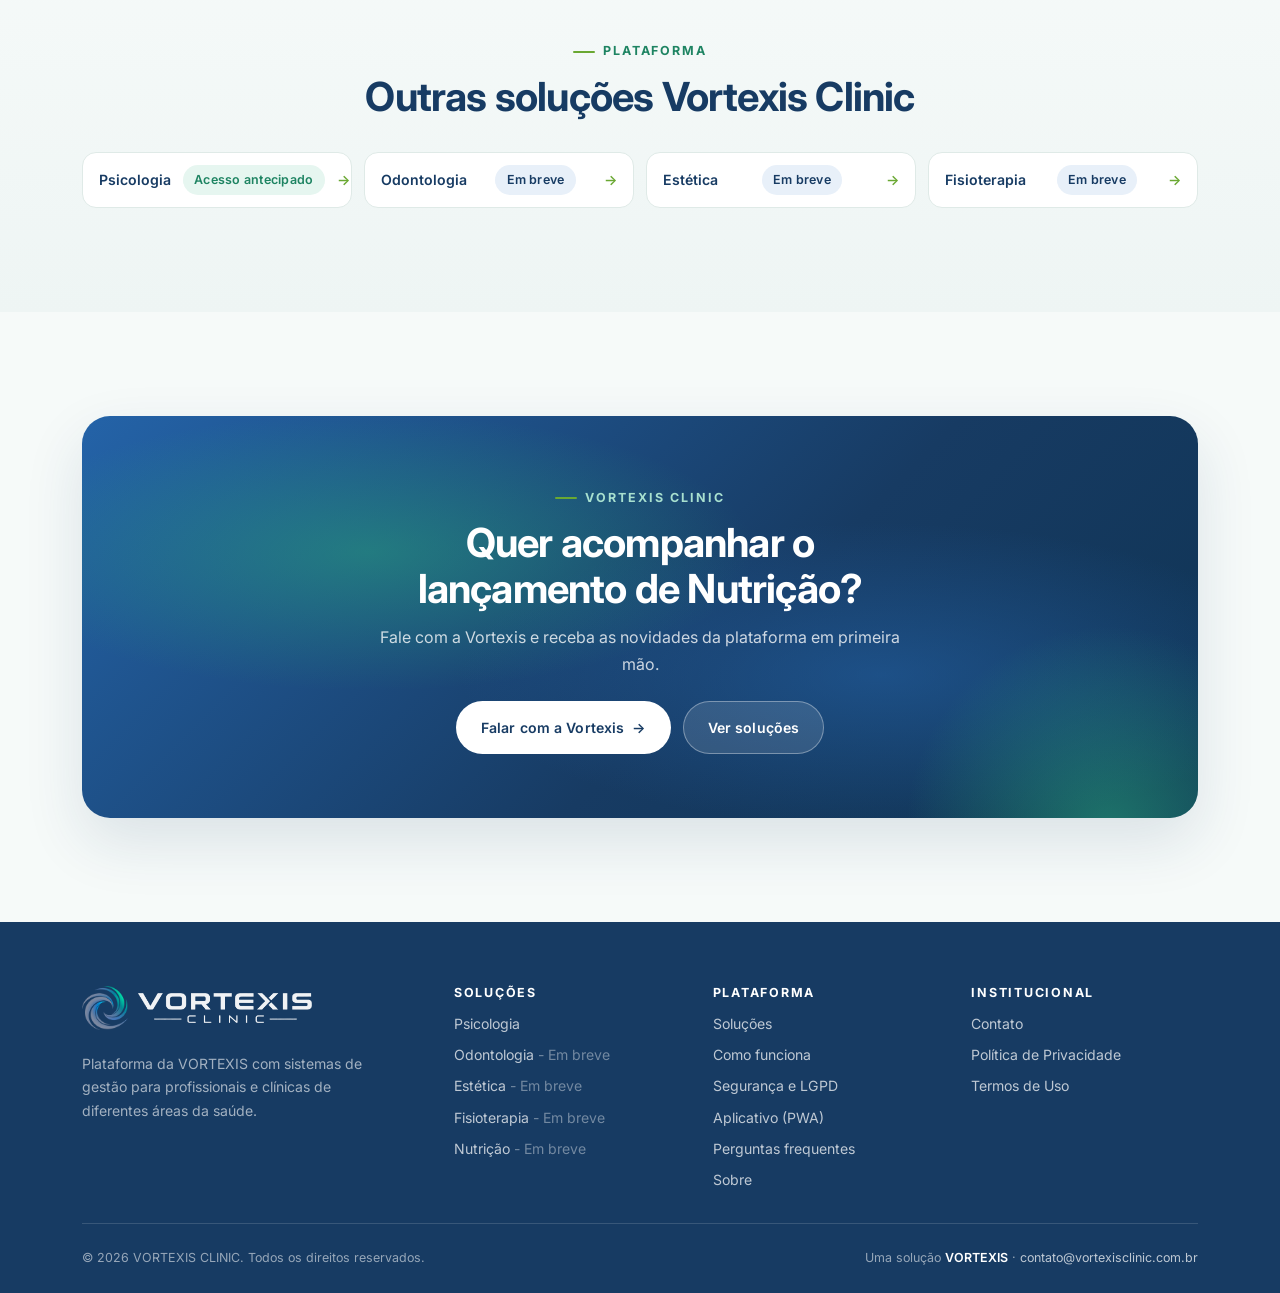
<file: Sitevortexisclinic/nutricao/index.html>
<!DOCTYPE html>
<html lang="pt-BR">
<head>
<meta charset="utf-8">
<meta name="viewport" content="width=device-width, initial-scale=1">
<title>Vortexis Clinic — Nutrição | Sistema para nutricionistas</title>
<meta name="description" content="Gestão para nutricionistas e clínicas de nutrição: consultas, medidas, evolução e planos alimentares. Em breve na Vortexis Clinic.">
<meta name="theme-color" content="#2463A8">
<link rel="canonical" href="https://vortexisclinic.com.br/nutricao/">
<meta property="og:type" content="website">
<meta property="og:title" content="Vortexis Clinic — Nutrição | Sistema para nutricionistas">
<meta property="og:description" content="Gestão para nutricionistas e clínicas de nutrição: consultas, medidas, evolução e planos alimentares. Em breve na Vortexis Clinic.">
<meta property="og:url" content="https://vortexisclinic.com.br/nutricao/">
<meta property="og:locale" content="pt_BR">
<meta property="og:image" content="https://vortexisclinic.com.br/assets/images/marca-completa.png">
<link rel="icon" type="image/png" sizes="64x64" href="../assets/images/favicon.png">
<link rel="apple-touch-icon" href="../assets/images/icone-192.png">
<link rel="preconnect" href="https://fonts.googleapis.com">
<link rel="preconnect" href="https://fonts.gstatic.com" crossorigin>
<link href="https://fonts.googleapis.com/css2?family=Inter:wght@400;500;600;700;800&display=swap" rel="stylesheet">
<link rel="stylesheet" href="../assets/css/tokens.css">
<link rel="stylesheet" href="../assets/css/base.css">
<link rel="stylesheet" href="../assets/css/components.css">
<link rel="stylesheet" href="../assets/css/layout.css">
<link rel="stylesheet" href="../assets/css/sections.css">
<link rel="stylesheet" href="../assets/css/product-page.css">
<link rel="stylesheet" href="../assets/css/motion.css">
</head>

<body data-page="product" data-base="../" data-product="nutricao" data-theme="nutricao">

<a class="skip-link" href="#conteudo">Ir para o conteúdo</a>

<header class="site-header" data-component="header"></header>

<!-- Conteúdo gerado a partir de assets/js/data/products.js (slug acima) -->
<main id="conteudo" data-component="product-page">
  <noscript>
    <section class="section"><div class="container">
      <h1>Vortexis Clinic — Nutrição</h1>
      <p>Gestão para nutricionistas e clínicas de nutrição: consultas, medidas, evolução e planos alimentares. Em breve na Vortexis Clinic.</p>
      <p><a href="../index.html">Voltar para a página inicial</a></p>
    </div></section>
  </noscript>
</main>

<footer class="site-footer" data-component="footer"></footer>

<script src="../assets/js/config/site.config.js"></script>
<script src="../assets/js/data/products.js"></script>
<script src="../assets/js/data/content.js"></script>
<script src="../assets/js/components/icons.js"></script>
<script src="../assets/js/components/logo.js"></script>
<script src="../assets/js/components/header.js"></script>
<script src="../assets/js/components/footer.js"></script>
<script src="../assets/js/components/product-card.js"></script>
<script src="../assets/js/components/pwa-modal.js"></script>
<script src="../assets/js/components/motion.js"></script>
<script src="../assets/js/pages/product.js"></script>
<script src="../assets/js/main.js"></script>
</body>
</html>
</file>
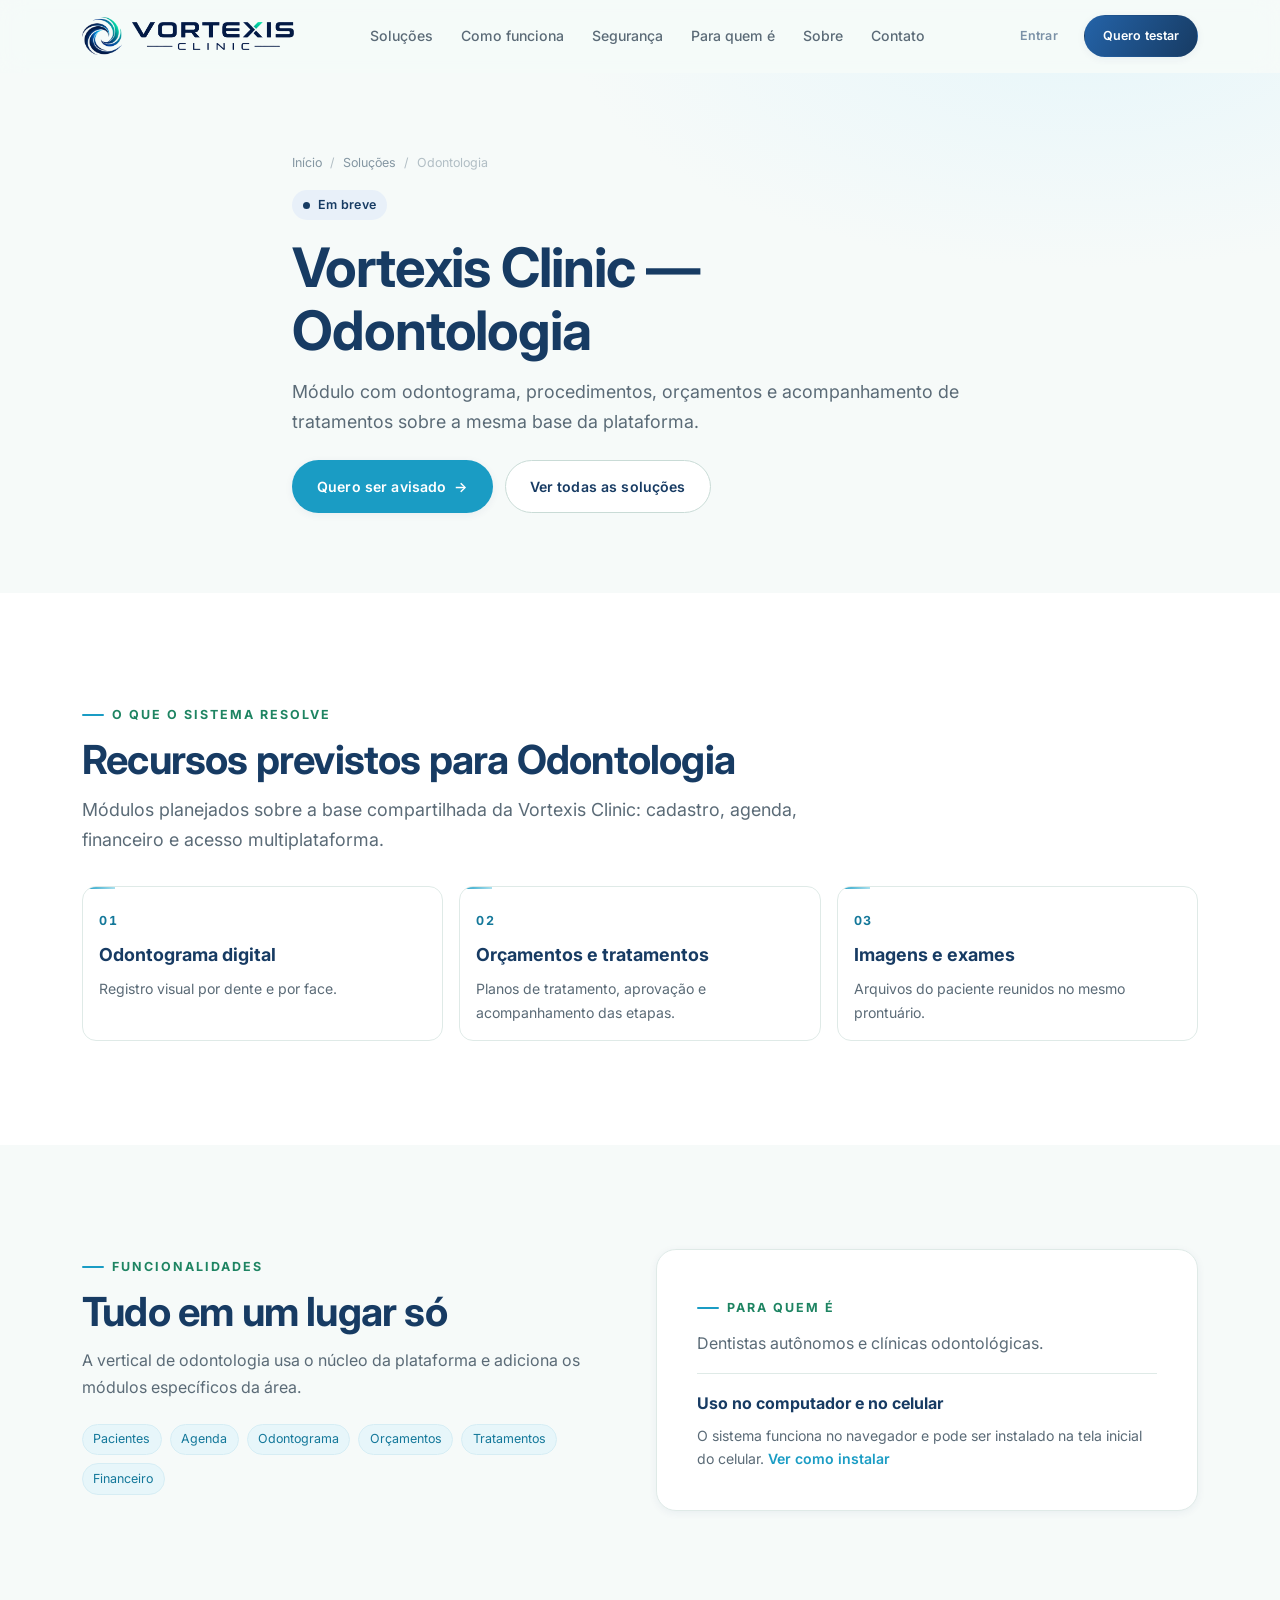
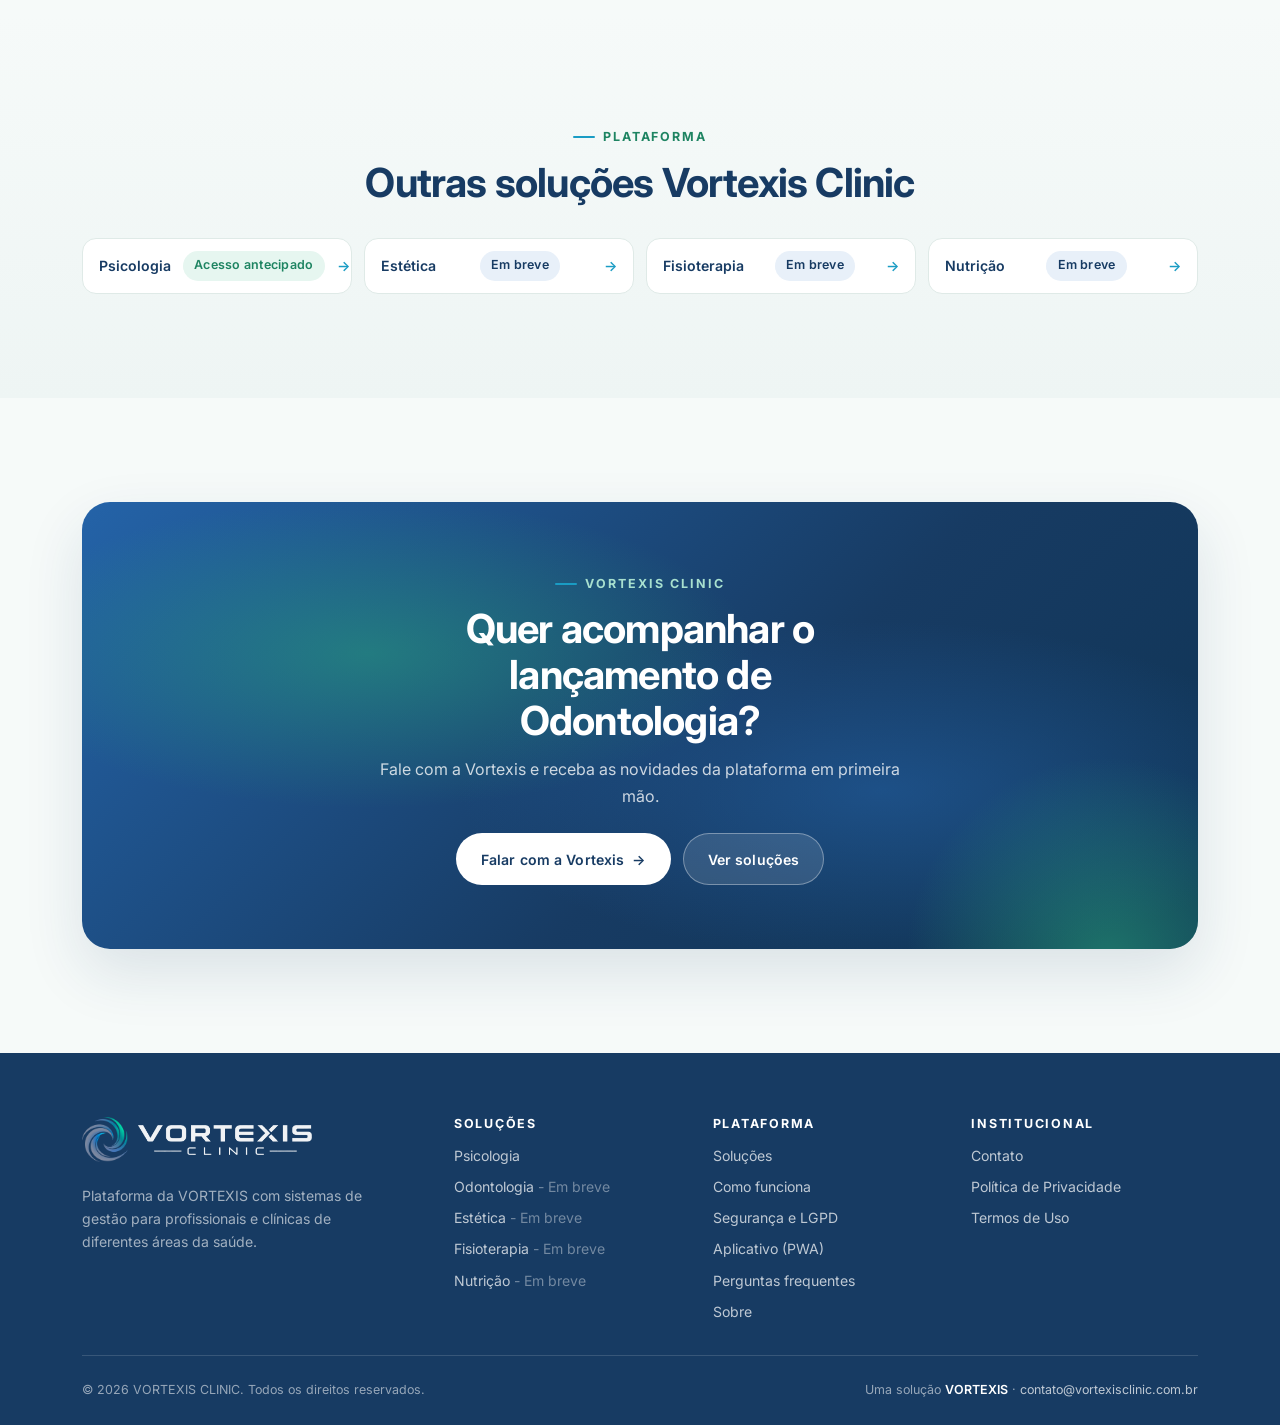
<file: Sitevortexisclinic/odontologia/index.html>
<!DOCTYPE html>
<html lang="pt-BR">
<head>
<meta charset="utf-8">
<meta name="viewport" content="width=device-width, initial-scale=1">
<title>Vortexis Clinic — Odontologia | Sistema para clínicas odontológicas</title>
<meta name="description" content="Sistema de gestão odontológica com odontograma, orçamentos, tratamentos, agenda e financeiro. Em breve na plataforma Vortexis Clinic.">
<meta name="theme-color" content="#2463A8">
<link rel="canonical" href="https://vortexisclinic.com.br/odontologia/">
<meta property="og:type" content="website">
<meta property="og:title" content="Vortexis Clinic — Odontologia | Sistema para clínicas odontológicas">
<meta property="og:description" content="Sistema de gestão odontológica com odontograma, orçamentos, tratamentos, agenda e financeiro. Em breve na plataforma Vortexis Clinic.">
<meta property="og:url" content="https://vortexisclinic.com.br/odontologia/">
<meta property="og:locale" content="pt_BR">
<meta property="og:image" content="https://vortexisclinic.com.br/assets/images/marca-completa.png">
<link rel="icon" type="image/png" sizes="64x64" href="../assets/images/favicon.png">
<link rel="apple-touch-icon" href="../assets/images/icone-192.png">
<link rel="preconnect" href="https://fonts.googleapis.com">
<link rel="preconnect" href="https://fonts.gstatic.com" crossorigin>
<link href="https://fonts.googleapis.com/css2?family=Inter:wght@400;500;600;700;800&display=swap" rel="stylesheet">
<link rel="stylesheet" href="../assets/css/tokens.css">
<link rel="stylesheet" href="../assets/css/base.css">
<link rel="stylesheet" href="../assets/css/components.css">
<link rel="stylesheet" href="../assets/css/layout.css">
<link rel="stylesheet" href="../assets/css/sections.css">
<link rel="stylesheet" href="../assets/css/product-page.css">
<link rel="stylesheet" href="../assets/css/motion.css">
</head>

<body data-page="product" data-base="../" data-product="odontologia" data-theme="odontologia">

<a class="skip-link" href="#conteudo">Ir para o conteúdo</a>

<header class="site-header" data-component="header"></header>

<!-- Conteúdo gerado a partir de assets/js/data/products.js (slug acima) -->
<main id="conteudo" data-component="product-page">
  <noscript>
    <section class="section"><div class="container">
      <h1>Vortexis Clinic — Odontologia</h1>
      <p>Sistema de gestão odontológica com odontograma, orçamentos, tratamentos, agenda e financeiro. Em breve na plataforma Vortexis Clinic.</p>
      <p><a href="../index.html">Voltar para a página inicial</a></p>
    </div></section>
  </noscript>
</main>

<footer class="site-footer" data-component="footer"></footer>

<script src="../assets/js/config/site.config.js"></script>
<script src="../assets/js/data/products.js"></script>
<script src="../assets/js/data/content.js"></script>
<script src="../assets/js/components/icons.js"></script>
<script src="../assets/js/components/logo.js"></script>
<script src="../assets/js/components/header.js"></script>
<script src="../assets/js/components/footer.js"></script>
<script src="../assets/js/components/product-card.js"></script>
<script src="../assets/js/components/pwa-modal.js"></script>
<script src="../assets/js/components/motion.js"></script>
<script src="../assets/js/pages/product.js"></script>
<script src="../assets/js/main.js"></script>
</body>
</html>
</file>
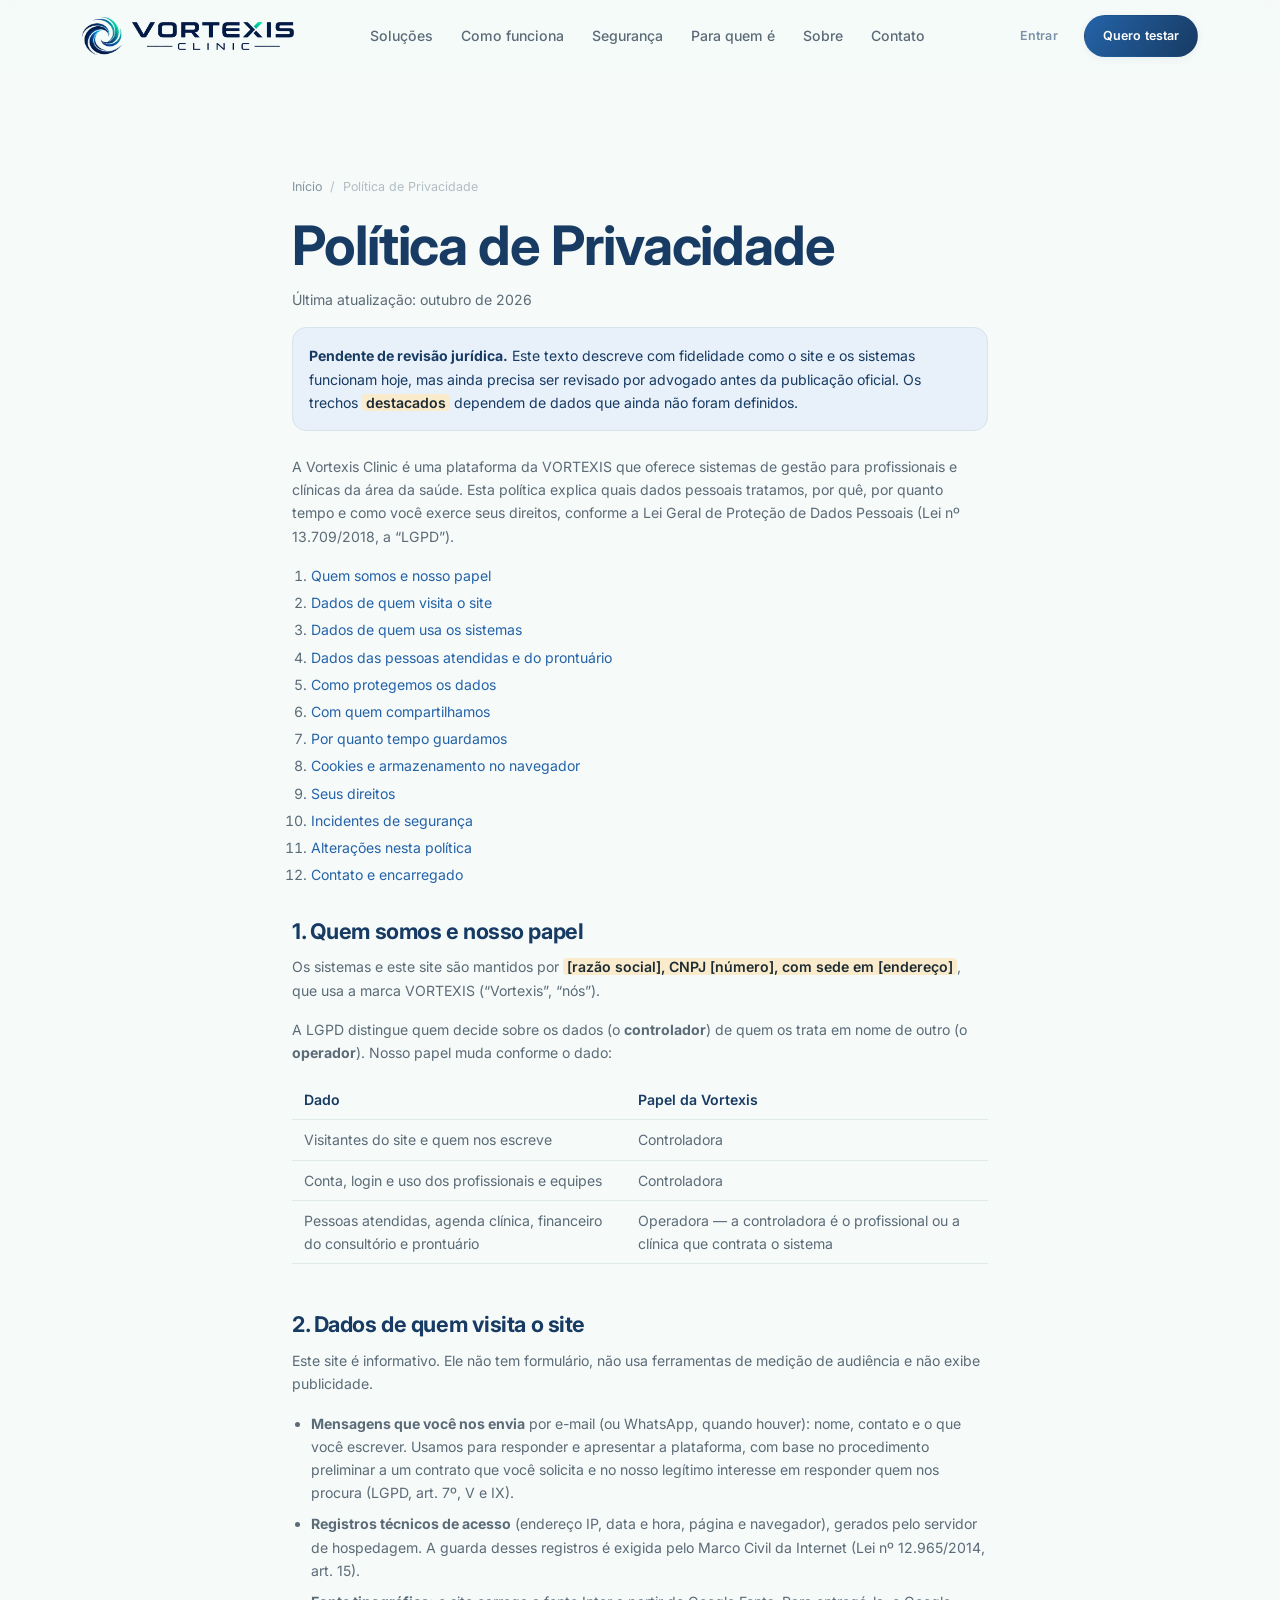
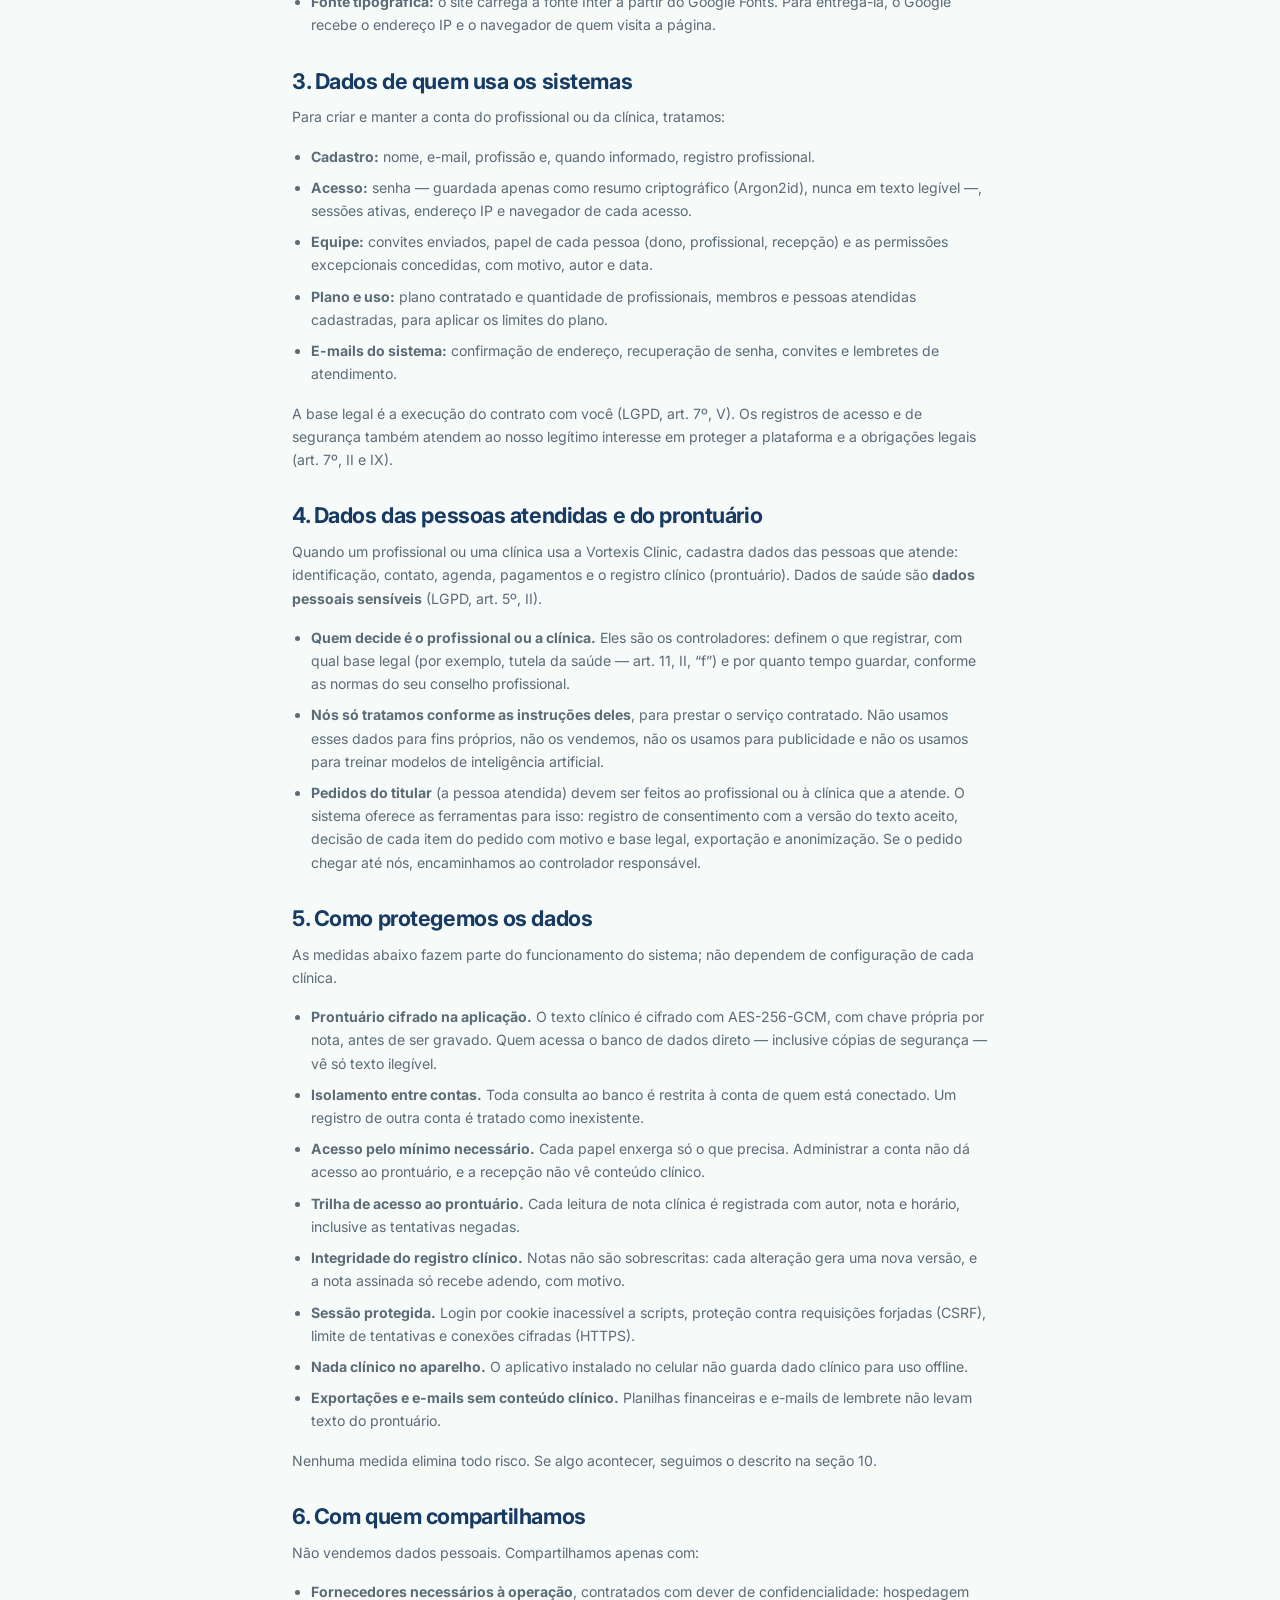
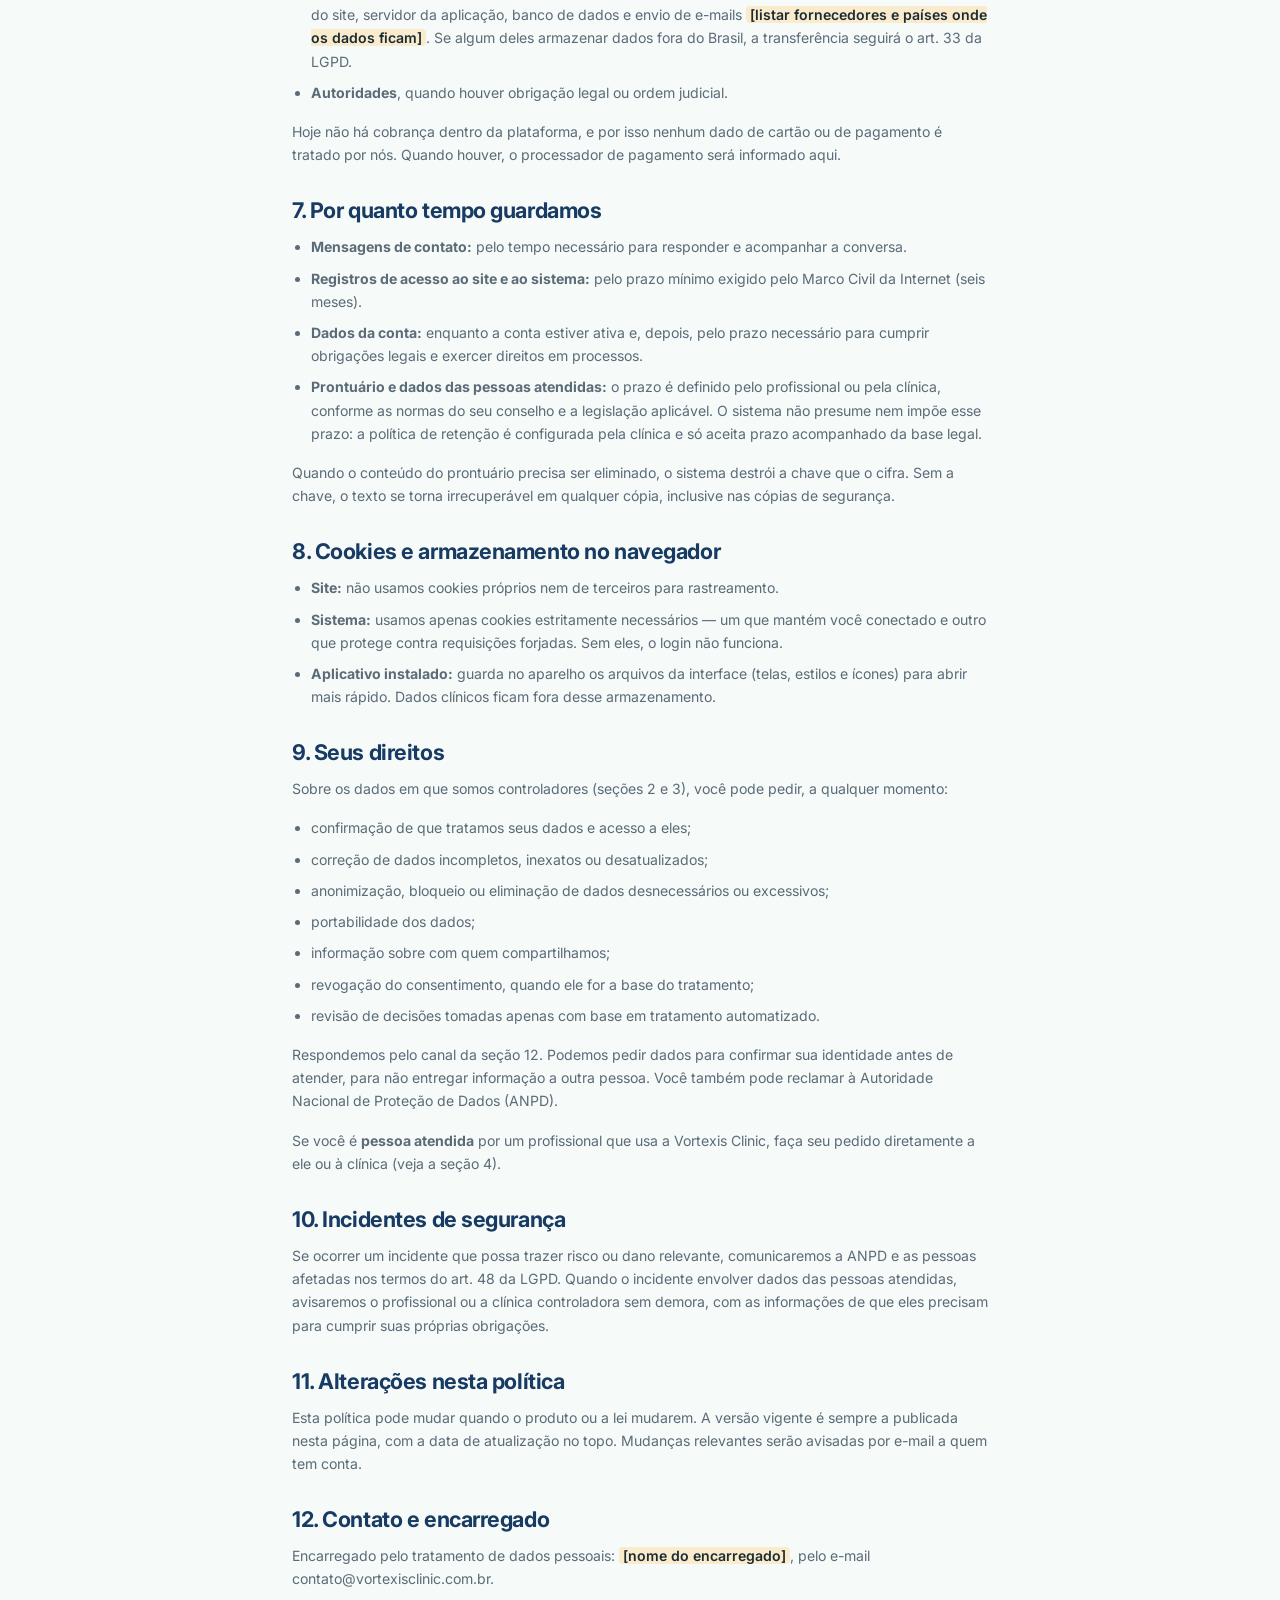
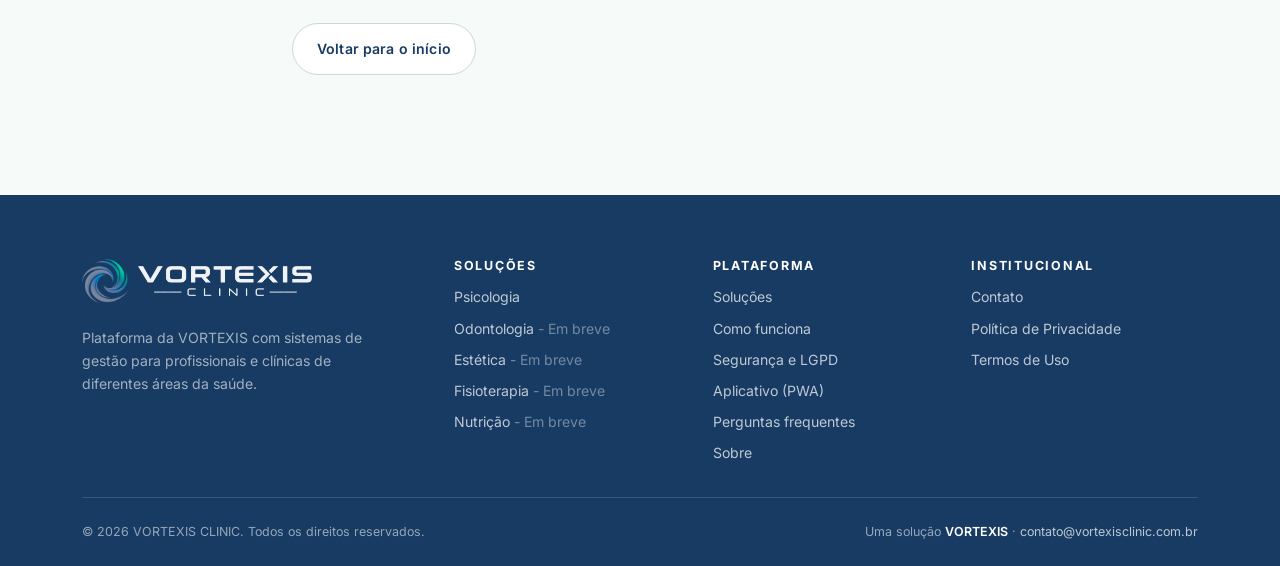
<file: Sitevortexisclinic/politica-de-privacidade/index.html>
<!DOCTYPE html>
<html lang="pt-BR">
<head>
<meta charset="utf-8">
<meta name="viewport" content="width=device-width, initial-scale=1">
<title>Política de Privacidade | Vortexis Clinic</title>
<meta name="description" content="Como a Vortexis Clinic trata dados pessoais no site e nos sistemas de gestão para profissionais e clínicas da saúde.">
<!-- noindex até a revisão jurídica. Remova esta linha e o Disallow do robots.txt ao publicar. -->
<meta name="robots" content="noindex">
<meta name="theme-color" content="#2463A8">
<link rel="icon" type="image/png" sizes="64x64" href="../assets/images/favicon.png">
<link rel="apple-touch-icon" href="../assets/images/icone-192.png">
<link rel="preconnect" href="https://fonts.googleapis.com">
<link rel="preconnect" href="https://fonts.gstatic.com" crossorigin>
<link href="https://fonts.googleapis.com/css2?family=Inter:wght@400;500;600;700;800&display=swap" rel="stylesheet">
<link rel="stylesheet" href="../assets/css/tokens.css">
<link rel="stylesheet" href="../assets/css/base.css">
<link rel="stylesheet" href="../assets/css/components.css">
<link rel="stylesheet" href="../assets/css/layout.css">
<link rel="stylesheet" href="../assets/css/sections.css">
<link rel="stylesheet" href="../assets/css/product-page.css">
<link rel="stylesheet" href="../assets/css/motion.css">
</head>

<body data-page="legal" data-base="../" data-theme="clinic">
<a class="skip-link" href="#conteudo">Ir para o conteúdo</a>
<header class="site-header" data-component="header"></header>

<main id="conteudo" class="legal">
  <div class="container legal__content">
    <nav class="breadcrumb" aria-label="Trilha"><a href="../index.html">Início</a><span>/</span><span>Política de Privacidade</span></nav>
    <h1>Política de Privacidade</h1>
    <p class="legal__updated">Última atualização: outubro de 2026</p>
    <div class="legal__notice">
      <strong>Pendente de revisão jurídica.</strong> Este texto descreve com fidelidade como o site e os
      sistemas funcionam hoje, mas ainda precisa ser revisado por advogado antes da publicação oficial.
      Os trechos <span class="legal__todo">destacados</span> dependem de dados que ainda não foram definidos.
    </div>

    <p>A Vortexis Clinic é uma plataforma da VORTEXIS que oferece sistemas de gestão para profissionais e
    clínicas da área da saúde. Esta política explica quais dados pessoais tratamos, por quê, por quanto
    tempo e como você exerce seus direitos, conforme a Lei Geral de Proteção de Dados Pessoais
    (Lei nº 13.709/2018, a “LGPD”).</p>

    <ol class="legal__toc">
      <li><a href="#quem-somos">Quem somos e nosso papel</a></li>
      <li><a href="#site">Dados de quem visita o site</a></li>
      <li><a href="#conta">Dados de quem usa os sistemas</a></li>
      <li><a href="#pacientes">Dados das pessoas atendidas e do prontuário</a></li>
      <li><a href="#seguranca">Como protegemos os dados</a></li>
      <li><a href="#compartilhamento">Com quem compartilhamos</a></li>
      <li><a href="#retencao">Por quanto tempo guardamos</a></li>
      <li><a href="#cookies">Cookies e armazenamento no navegador</a></li>
      <li><a href="#direitos">Seus direitos</a></li>
      <li><a href="#incidentes">Incidentes de segurança</a></li>
      <li><a href="#alteracoes">Alterações nesta política</a></li>
      <li><a href="#contato">Contato e encarregado</a></li>
    </ol>

    <h2 id="quem-somos">1. Quem somos e nosso papel</h2>
    <p>Os sistemas e este site são mantidos por <span class="legal__todo">[razão social], CNPJ [número],
    com sede em [endereço]</span>, que usa a marca VORTEXIS (“Vortexis”, “nós”).</p>
    <p>A LGPD distingue quem decide sobre os dados (o <strong>controlador</strong>) de quem os trata em
    nome de outro (o <strong>operador</strong>). Nosso papel muda conforme o dado:</p>
    <div class="legal__table">
      <table>
        <thead><tr><th>Dado</th><th>Papel da Vortexis</th></tr></thead>
        <tbody>
          <tr><td>Visitantes do site e quem nos escreve</td><td>Controladora</td></tr>
          <tr><td>Conta, login e uso dos profissionais e equipes</td><td>Controladora</td></tr>
          <tr><td>Pessoas atendidas, agenda clínica, financeiro do consultório e prontuário</td><td>Operadora — a controladora é o profissional ou a clínica que contrata o sistema</td></tr>
        </tbody>
      </table>
    </div>

    <h2 id="site">2. Dados de quem visita o site</h2>
    <p>Este site é informativo. Ele não tem formulário, não usa ferramentas de medição de audiência e não
    exibe publicidade.</p>
    <ul>
      <li><strong>Mensagens que você nos envia</strong> por e-mail (ou WhatsApp, quando houver): nome,
      contato e o que você escrever. Usamos para responder e apresentar a plataforma, com base no
      procedimento preliminar a um contrato que você solicita e no nosso legítimo interesse em responder
      quem nos procura (LGPD, art. 7º, V e IX).</li>
      <li><strong>Registros técnicos de acesso</strong> (endereço IP, data e hora, página e navegador),
      gerados pelo servidor de hospedagem. A guarda desses registros é exigida pelo Marco Civil da
      Internet (Lei nº 12.965/2014, art. 15).</li>
      <li><strong>Fonte tipográfica:</strong> o site carrega a fonte Inter a partir do Google Fonts. Para
      entregá-la, o Google recebe o endereço IP e o navegador de quem visita a página.</li>
    </ul>

    <h2 id="conta">3. Dados de quem usa os sistemas</h2>
    <p>Para criar e manter a conta do profissional ou da clínica, tratamos:</p>
    <ul>
      <li><strong>Cadastro:</strong> nome, e-mail, profissão e, quando informado, registro profissional.</li>
      <li><strong>Acesso:</strong> senha — guardada apenas como resumo criptográfico (Argon2id), nunca em
      texto legível —, sessões ativas, endereço IP e navegador de cada acesso.</li>
      <li><strong>Equipe:</strong> convites enviados, papel de cada pessoa (dono, profissional, recepção)
      e as permissões excepcionais concedidas, com motivo, autor e data.</li>
      <li><strong>Plano e uso:</strong> plano contratado e quantidade de profissionais, membros e pessoas
      atendidas cadastradas, para aplicar os limites do plano.</li>
      <li><strong>E-mails do sistema:</strong> confirmação de endereço, recuperação de senha, convites e
      lembretes de atendimento.</li>
    </ul>
    <p>A base legal é a execução do contrato com você (LGPD, art. 7º, V). Os registros de acesso e de
    segurança também atendem ao nosso legítimo interesse em proteger a plataforma e a obrigações legais
    (art. 7º, II e IX).</p>

    <h2 id="pacientes">4. Dados das pessoas atendidas e do prontuário</h2>
    <p>Quando um profissional ou uma clínica usa a Vortexis Clinic, cadastra dados das pessoas que atende:
    identificação, contato, agenda, pagamentos e o registro clínico (prontuário). Dados de saúde são
    <strong>dados pessoais sensíveis</strong> (LGPD, art. 5º, II).</p>
    <ul>
      <li><strong>Quem decide é o profissional ou a clínica.</strong> Eles são os controladores: definem o
      que registrar, com qual base legal (por exemplo, tutela da saúde — art. 11, II, “f”) e por quanto
      tempo guardar, conforme as normas do seu conselho profissional.</li>
      <li><strong>Nós só tratamos conforme as instruções deles</strong>, para prestar o serviço contratado.
      Não usamos esses dados para fins próprios, não os vendemos, não os usamos para publicidade e não os
      usamos para treinar modelos de inteligência artificial.</li>
      <li><strong>Pedidos do titular</strong> (a pessoa atendida) devem ser feitos ao profissional ou à
      clínica que a atende. O sistema oferece as ferramentas para isso: registro de consentimento com a
      versão do texto aceito, decisão de cada item do pedido com motivo e base legal, exportação e
      anonimização. Se o pedido chegar até nós, encaminhamos ao controlador responsável.</li>
    </ul>

    <h2 id="seguranca">5. Como protegemos os dados</h2>
    <p>As medidas abaixo fazem parte do funcionamento do sistema; não dependem de configuração de cada
    clínica.</p>
    <ul>
      <li><strong>Prontuário cifrado na aplicação.</strong> O texto clínico é cifrado com AES-256-GCM, com
      chave própria por nota, antes de ser gravado. Quem acessa o banco de dados direto — inclusive cópias
      de segurança — vê só texto ilegível.</li>
      <li><strong>Isolamento entre contas.</strong> Toda consulta ao banco é restrita à conta de quem está
      conectado. Um registro de outra conta é tratado como inexistente.</li>
      <li><strong>Acesso pelo mínimo necessário.</strong> Cada papel enxerga só o que precisa. Administrar a
      conta não dá acesso ao prontuário, e a recepção não vê conteúdo clínico.</li>
      <li><strong>Trilha de acesso ao prontuário.</strong> Cada leitura de nota clínica é registrada com
      autor, nota e horário, inclusive as tentativas negadas.</li>
      <li><strong>Integridade do registro clínico.</strong> Notas não são sobrescritas: cada alteração gera
      uma nova versão, e a nota assinada só recebe adendo, com motivo.</li>
      <li><strong>Sessão protegida.</strong> Login por cookie inacessível a scripts, proteção contra
      requisições forjadas (CSRF), limite de tentativas e conexões cifradas (HTTPS).</li>
      <li><strong>Nada clínico no aparelho.</strong> O aplicativo instalado no celular não guarda dado
      clínico para uso offline.</li>
      <li><strong>Exportações e e-mails sem conteúdo clínico.</strong> Planilhas financeiras e e-mails de
      lembrete não levam texto do prontuário.</li>
    </ul>
    <p>Nenhuma medida elimina todo risco. Se algo acontecer, seguimos o descrito na seção 10.</p>

    <h2 id="compartilhamento">6. Com quem compartilhamos</h2>
    <p>Não vendemos dados pessoais. Compartilhamos apenas com:</p>
    <ul>
      <li><strong>Fornecedores necessários à operação</strong>, contratados com dever de confidencialidade:
      hospedagem do site, servidor da aplicação, banco de dados e envio de e-mails
      <span class="legal__todo">[listar fornecedores e países onde os dados ficam]</span>. Se algum deles
      armazenar dados fora do Brasil, a transferência seguirá o art. 33 da LGPD.</li>
      <li><strong>Autoridades</strong>, quando houver obrigação legal ou ordem judicial.</li>
    </ul>
    <p>Hoje não há cobrança dentro da plataforma, e por isso nenhum dado de cartão ou de pagamento é
    tratado por nós. Quando houver, o processador de pagamento será informado aqui.</p>

    <h2 id="retencao">7. Por quanto tempo guardamos</h2>
    <ul>
      <li><strong>Mensagens de contato:</strong> pelo tempo necessário para responder e acompanhar a
      conversa.</li>
      <li><strong>Registros de acesso ao site e ao sistema:</strong> pelo prazo mínimo exigido pelo Marco
      Civil da Internet (seis meses).</li>
      <li><strong>Dados da conta:</strong> enquanto a conta estiver ativa e, depois, pelo prazo necessário
      para cumprir obrigações legais e exercer direitos em processos.</li>
      <li><strong>Prontuário e dados das pessoas atendidas:</strong> o prazo é definido pelo profissional ou
      pela clínica, conforme as normas do seu conselho e a legislação aplicável. O sistema não presume nem
      impõe esse prazo: a política de retenção é configurada pela clínica e só aceita prazo acompanhado da
      base legal.</li>
    </ul>
    <p>Quando o conteúdo do prontuário precisa ser eliminado, o sistema destrói a chave que o cifra. Sem a
    chave, o texto se torna irrecuperável em qualquer cópia, inclusive nas cópias de segurança.</p>

    <h2 id="cookies">8. Cookies e armazenamento no navegador</h2>
    <ul>
      <li><strong>Site:</strong> não usamos cookies próprios nem de terceiros para rastreamento.</li>
      <li><strong>Sistema:</strong> usamos apenas cookies estritamente necessários — um que mantém você
      conectado e outro que protege contra requisições forjadas. Sem eles, o login não funciona.</li>
      <li><strong>Aplicativo instalado:</strong> guarda no aparelho os arquivos da interface (telas, estilos
      e ícones) para abrir mais rápido. Dados clínicos ficam fora desse armazenamento.</li>
    </ul>

    <h2 id="direitos">9. Seus direitos</h2>
    <p>Sobre os dados em que somos controladores (seções 2 e 3), você pode pedir, a qualquer momento:</p>
    <ul>
      <li>confirmação de que tratamos seus dados e acesso a eles;</li>
      <li>correção de dados incompletos, inexatos ou desatualizados;</li>
      <li>anonimização, bloqueio ou eliminação de dados desnecessários ou excessivos;</li>
      <li>portabilidade dos dados;</li>
      <li>informação sobre com quem compartilhamos;</li>
      <li>revogação do consentimento, quando ele for a base do tratamento;</li>
      <li>revisão de decisões tomadas apenas com base em tratamento automatizado.</li>
    </ul>
    <p>Respondemos pelo canal da seção 12. Podemos pedir dados para confirmar sua identidade antes de
    atender, para não entregar informação a outra pessoa. Você também pode reclamar à Autoridade Nacional
    de Proteção de Dados (ANPD).</p>
    <p>Se você é <strong>pessoa atendida</strong> por um profissional que usa a Vortexis Clinic, faça seu
    pedido diretamente a ele ou à clínica (veja a seção 4).</p>

    <h2 id="incidentes">10. Incidentes de segurança</h2>
    <p>Se ocorrer um incidente que possa trazer risco ou dano relevante, comunicaremos a ANPD e as pessoas
    afetadas nos termos do art. 48 da LGPD. Quando o incidente envolver dados das pessoas atendidas,
    avisaremos o profissional ou a clínica controladora sem demora, com as informações de que eles
    precisam para cumprir suas próprias obrigações.</p>

    <h2 id="alteracoes">11. Alterações nesta política</h2>
    <p>Esta política pode mudar quando o produto ou a lei mudarem. A versão vigente é sempre a publicada
    nesta página, com a data de atualização no topo. Mudanças relevantes serão avisadas por e-mail a quem
    tem conta.</p>

    <h2 id="contato">12. Contato e encarregado</h2>
    <p>Encarregado pelo tratamento de dados pessoais: <span class="legal__todo">[nome do encarregado]</span>,
    pelo e-mail <a data-contact="email" href="mailto:contato@vortexisclinic.com.br">contato@vortexisclinic.com.br</a>.</p>

    <p style="margin-top:var(--sp-6)"><a class="btn btn--outline" href="../index.html">Voltar para o início</a></p>
  </div>
</main>

<footer class="site-footer" data-component="footer"></footer>

<script src="../assets/js/config/site.config.js"></script>
<script src="../assets/js/data/products.js"></script>
<script src="../assets/js/data/content.js"></script>
<script src="../assets/js/components/icons.js"></script>
<script src="../assets/js/components/logo.js"></script>
<script src="../assets/js/components/header.js"></script>
<script src="../assets/js/components/footer.js"></script>
<script src="../assets/js/components/pwa-modal.js"></script>
<script src="../assets/js/components/motion.js"></script>
<script src="../assets/js/main.js"></script>
</body>
</html>
</file>
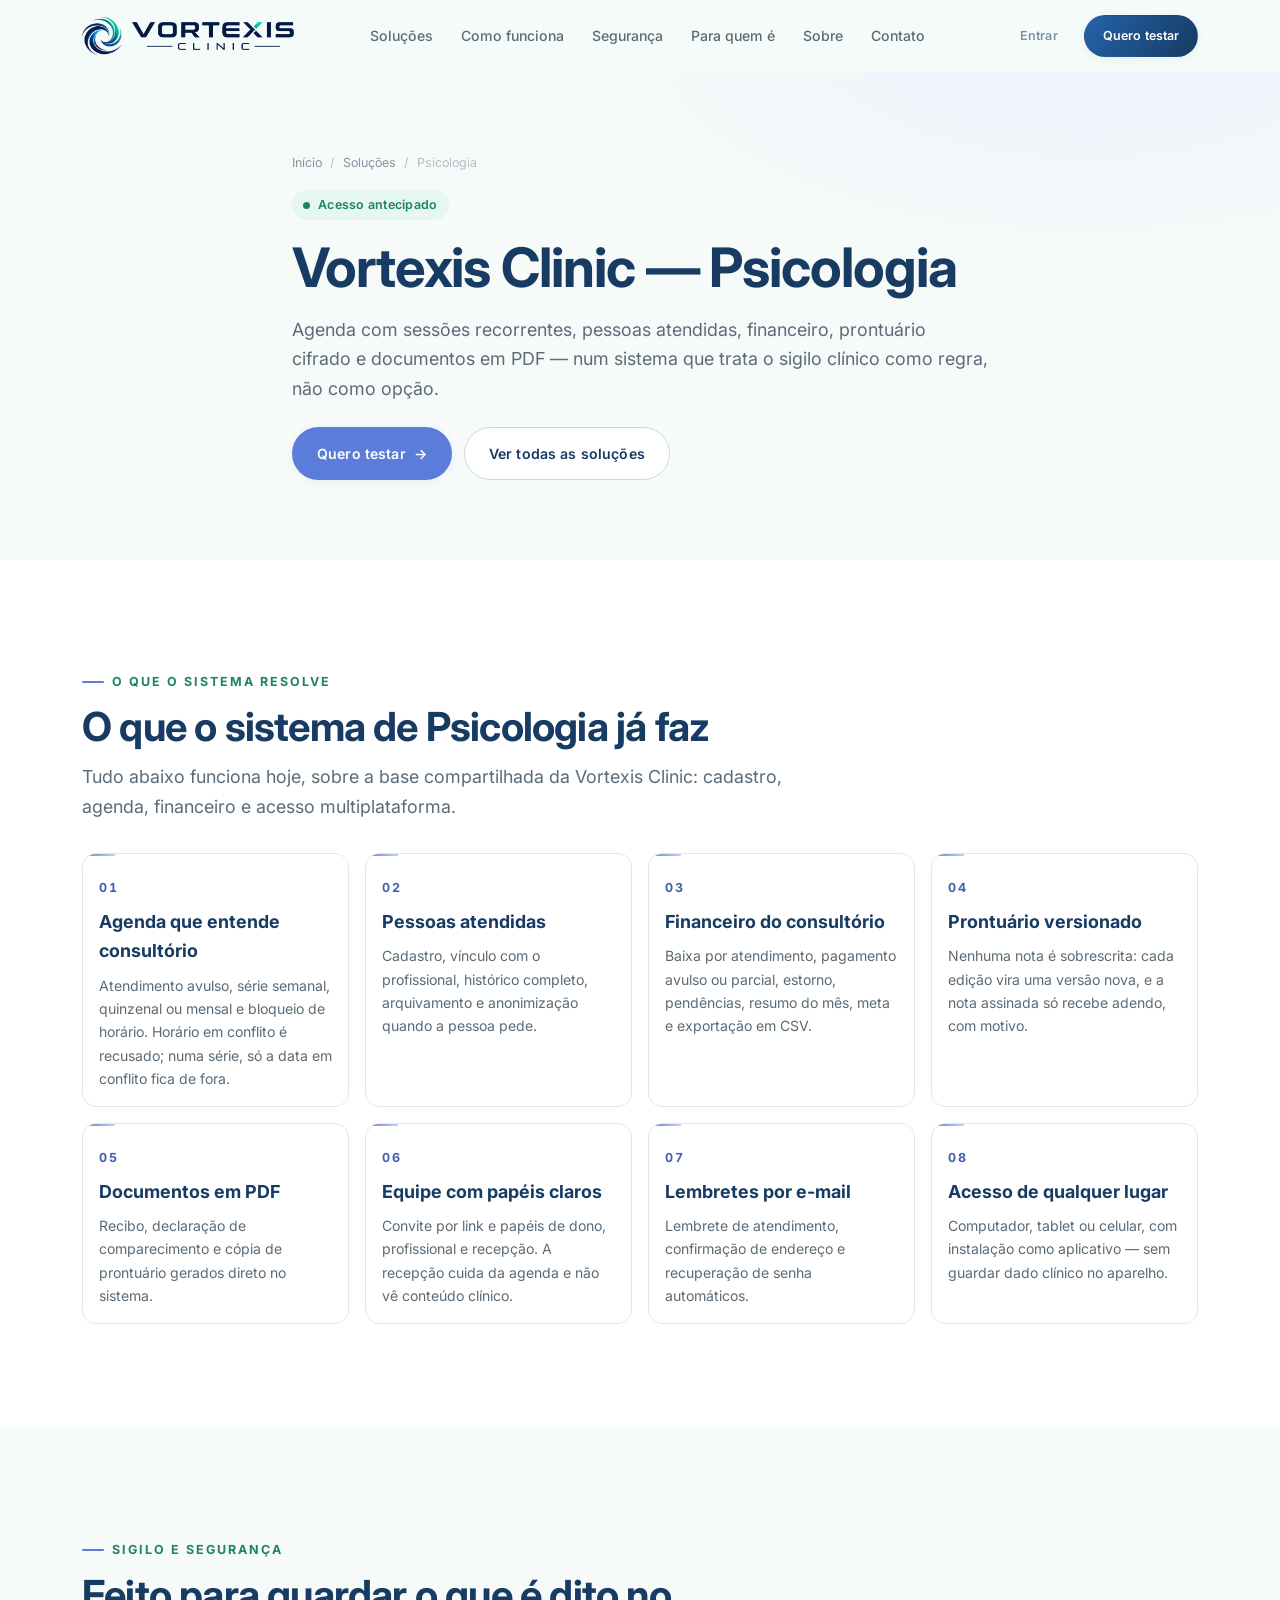
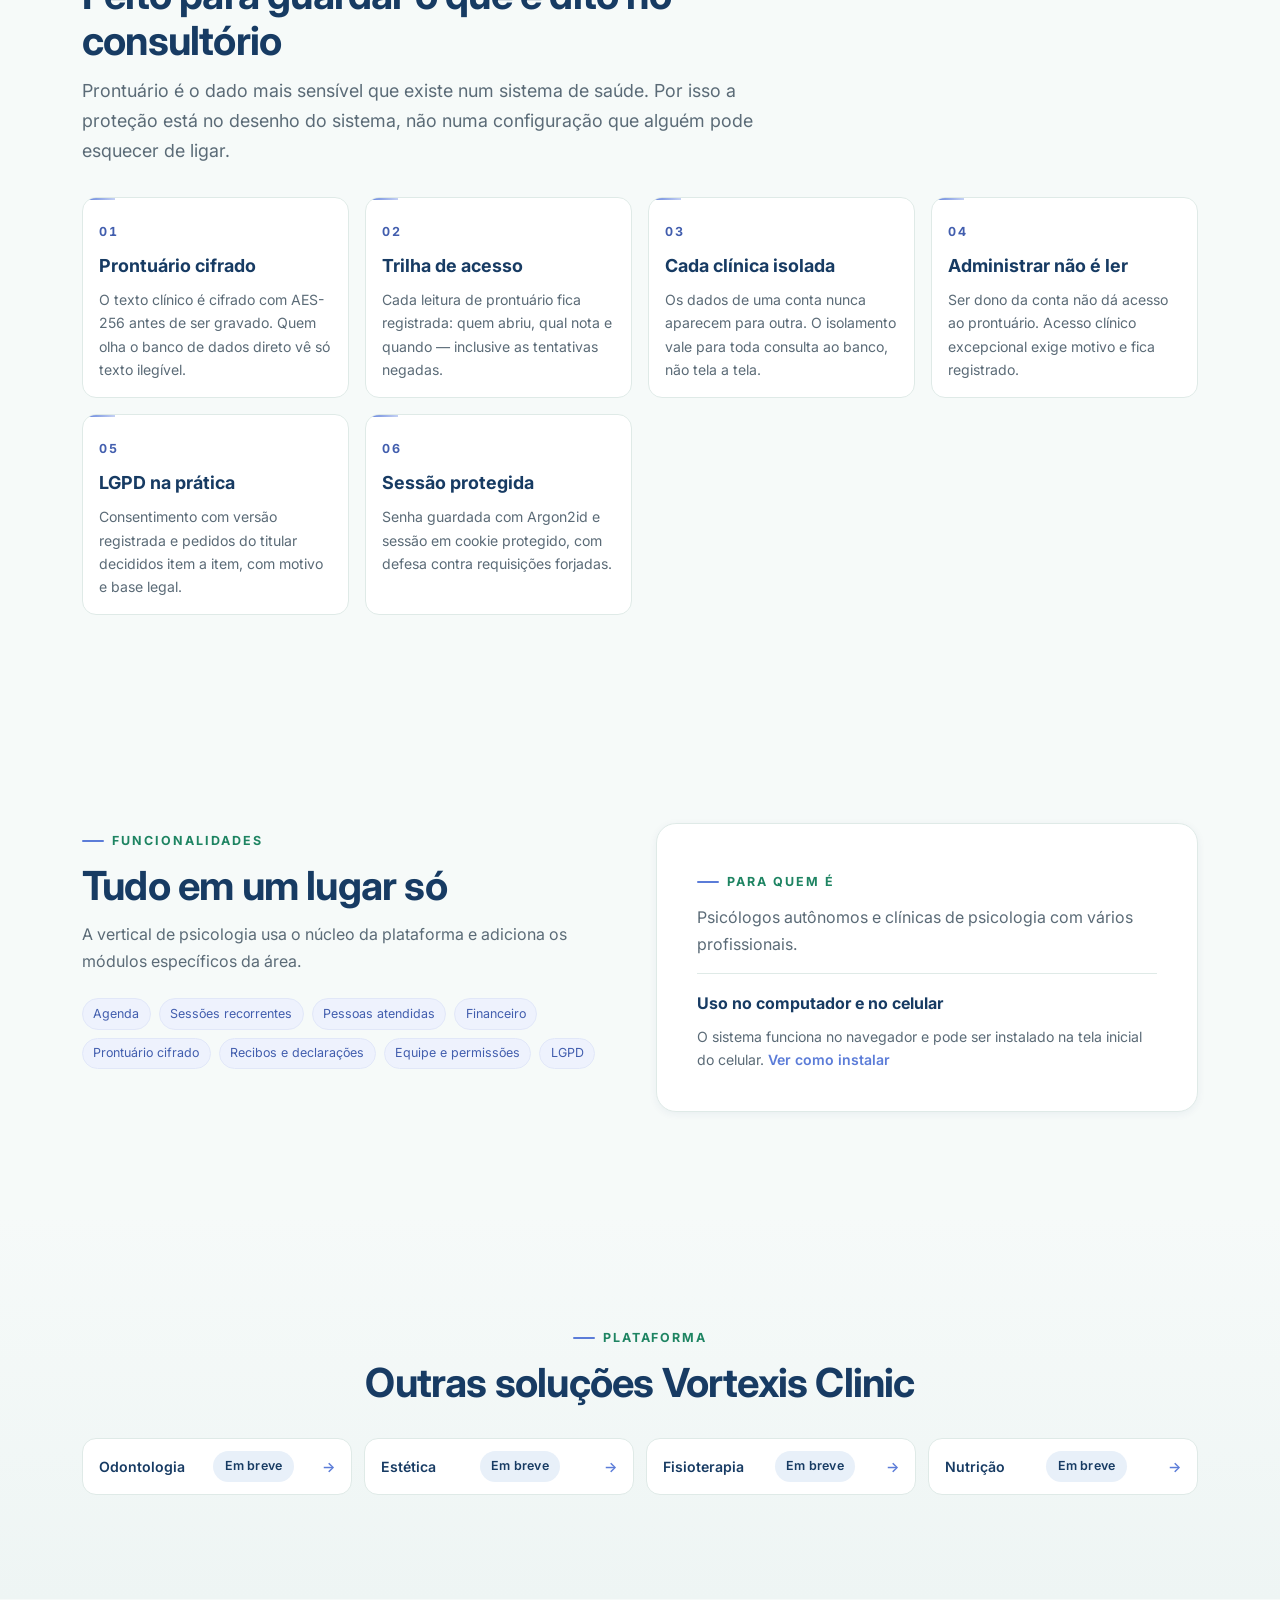
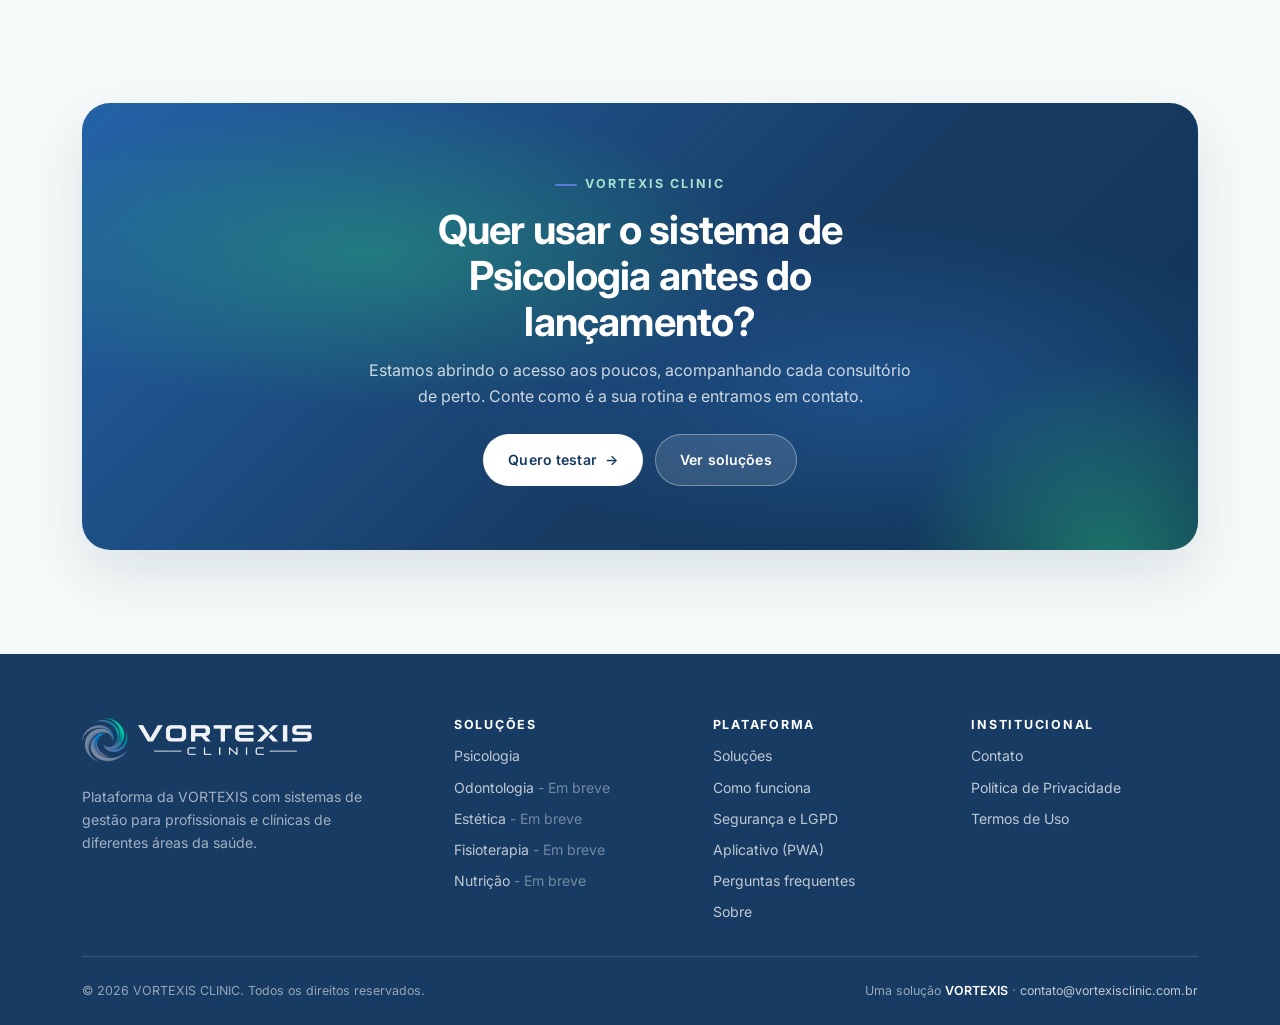
<file: Sitevortexisclinic/psicologia/index.html>
<!DOCTYPE html>
<html lang="pt-BR">
<head>
<meta charset="utf-8">
<meta name="viewport" content="width=device-width, initial-scale=1">
<title>Vortexis Clinic — Psicologia | Sistema de gestão para psicólogos</title>
<meta name="description" content="Sistema de gestão para psicólogos e clínicas: agenda com sessões recorrentes, financeiro, prontuário cifrado e documentos em PDF. Em acesso antecipado.">
<meta name="theme-color" content="#2463A8">
<link rel="canonical" href="https://vortexisclinic.com.br/psicologia/">
<meta property="og:type" content="website">
<meta property="og:title" content="Vortexis Clinic — Psicologia | Sistema de gestão para psicólogos">
<meta property="og:description" content="Sistema de gestão para psicólogos e clínicas: agenda com sessões recorrentes, financeiro, prontuário cifrado e documentos em PDF. Em acesso antecipado.">
<meta property="og:url" content="https://vortexisclinic.com.br/psicologia/">
<meta property="og:locale" content="pt_BR">
<meta property="og:image" content="https://vortexisclinic.com.br/assets/images/marca-completa.png">
<link rel="icon" type="image/png" sizes="64x64" href="../assets/images/favicon.png">
<link rel="apple-touch-icon" href="../assets/images/icone-192.png">
<link rel="preconnect" href="https://fonts.googleapis.com">
<link rel="preconnect" href="https://fonts.gstatic.com" crossorigin>
<link href="https://fonts.googleapis.com/css2?family=Inter:wght@400;500;600;700;800&display=swap" rel="stylesheet">
<link rel="stylesheet" href="../assets/css/tokens.css">
<link rel="stylesheet" href="../assets/css/base.css">
<link rel="stylesheet" href="../assets/css/components.css">
<link rel="stylesheet" href="../assets/css/layout.css">
<link rel="stylesheet" href="../assets/css/sections.css">
<link rel="stylesheet" href="../assets/css/product-page.css">
<link rel="stylesheet" href="../assets/css/motion.css">
</head>

<body data-page="product" data-base="../" data-product="psicologia" data-theme="psicologia">

<a class="skip-link" href="#conteudo">Ir para o conteúdo</a>

<header class="site-header" data-component="header"></header>

<!-- Conteúdo gerado a partir de assets/js/data/products.js (slug acima) -->
<main id="conteudo" data-component="product-page">
  <noscript>
    <section class="section"><div class="container">
      <h1>Vortexis Clinic — Psicologia</h1>
      <p>Sistema de gestão para psicólogos e clínicas: agenda com sessões recorrentes, financeiro, prontuário cifrado e documentos em PDF. Em acesso antecipado.</p>
      <p><a href="../index.html">Voltar para a página inicial</a></p>
    </div></section>
  </noscript>
</main>

<footer class="site-footer" data-component="footer"></footer>

<script src="../assets/js/config/site.config.js"></script>
<script src="../assets/js/data/products.js"></script>
<script src="../assets/js/data/content.js"></script>
<script src="../assets/js/components/icons.js"></script>
<script src="../assets/js/components/logo.js"></script>
<script src="../assets/js/components/header.js"></script>
<script src="../assets/js/components/footer.js"></script>
<script src="../assets/js/components/product-card.js"></script>
<script src="../assets/js/components/pwa-modal.js"></script>
<script src="../assets/js/components/motion.js"></script>
<script src="../assets/js/pages/product.js"></script>
<script src="../assets/js/main.js"></script>
</body>
</html>
</file>
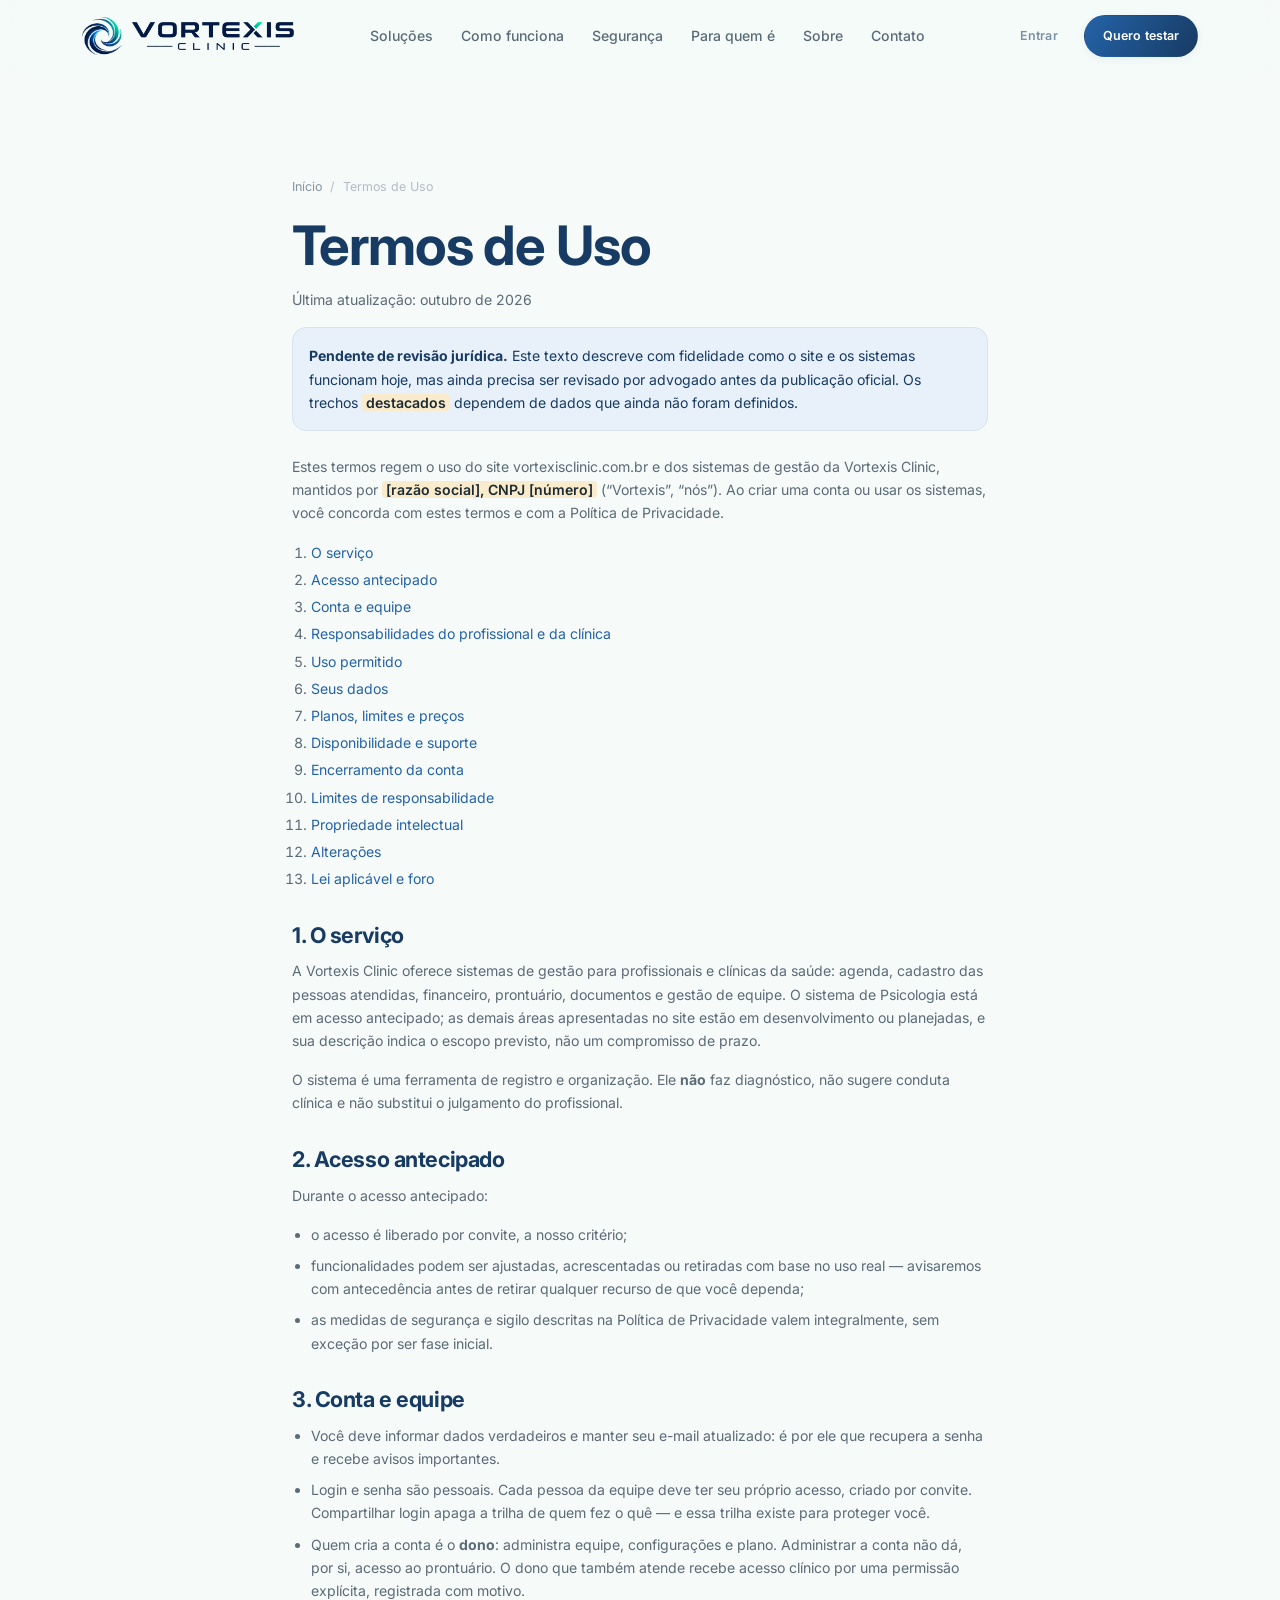
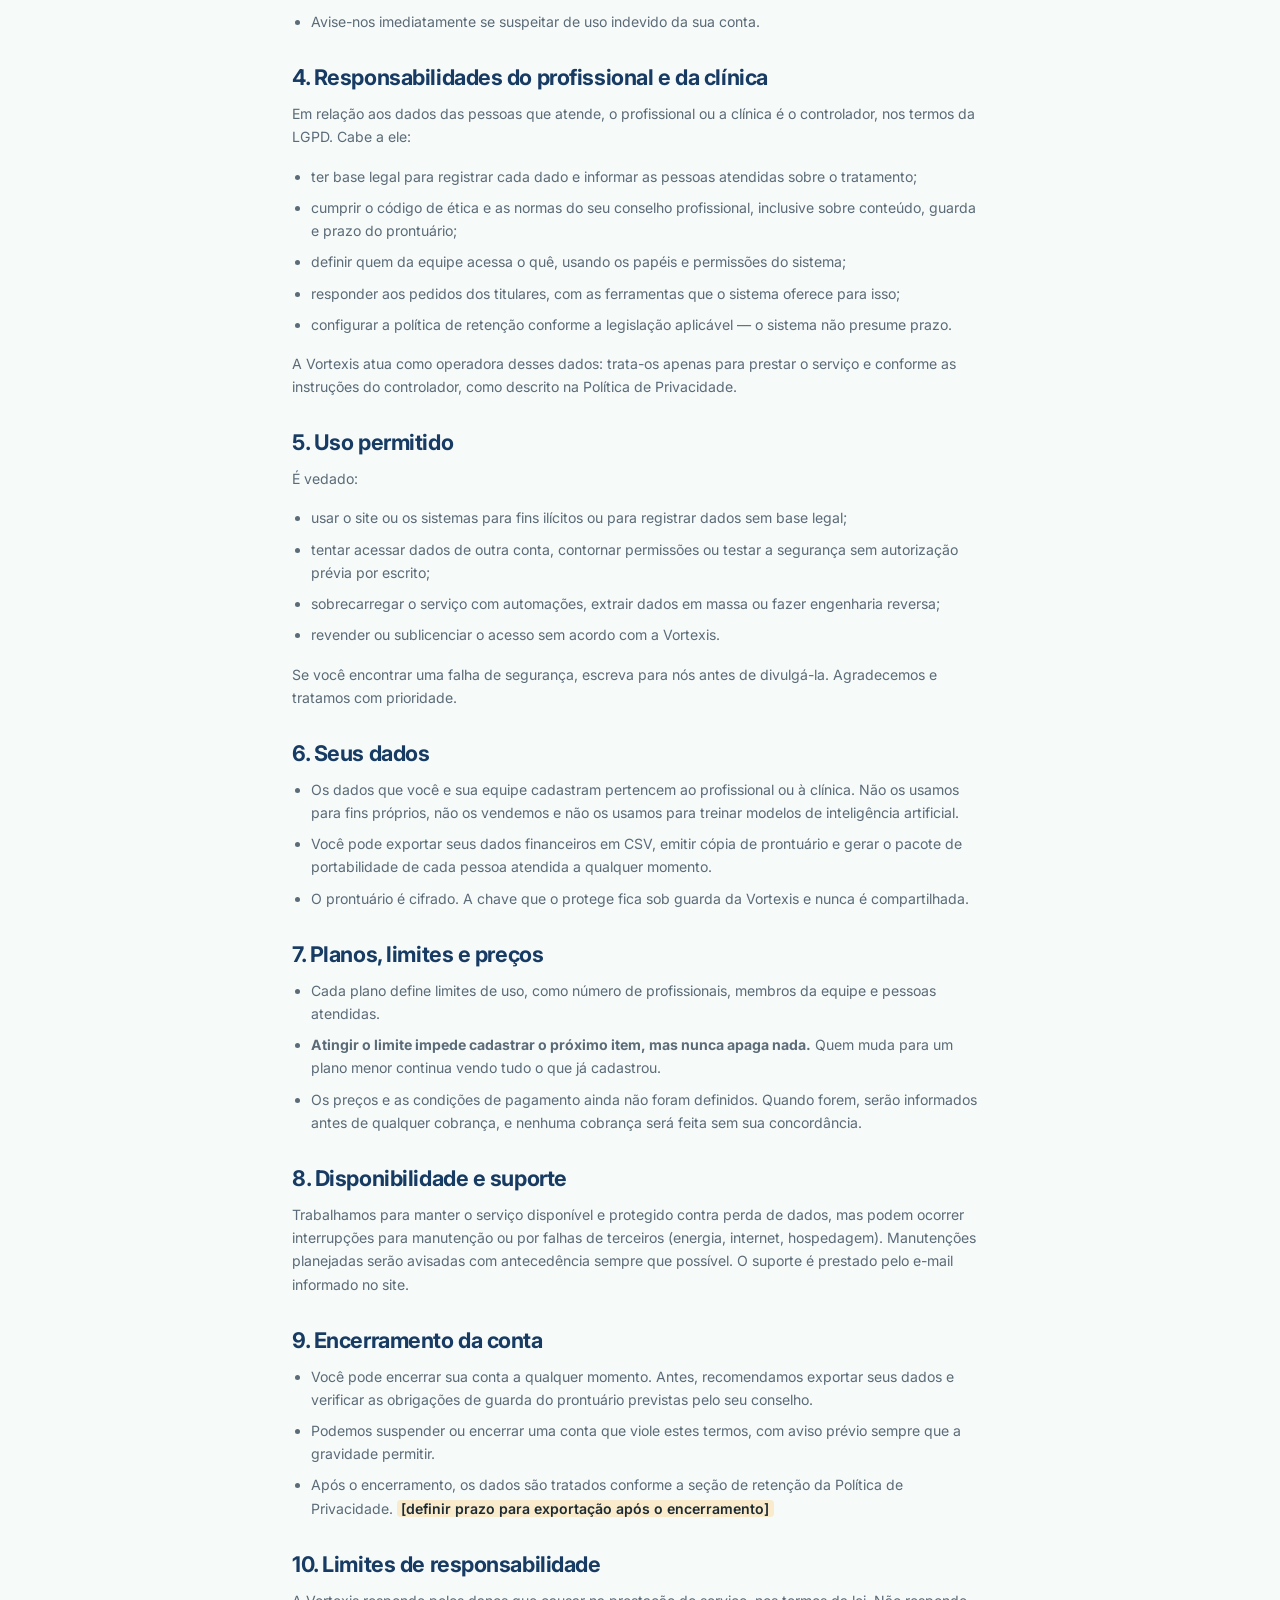
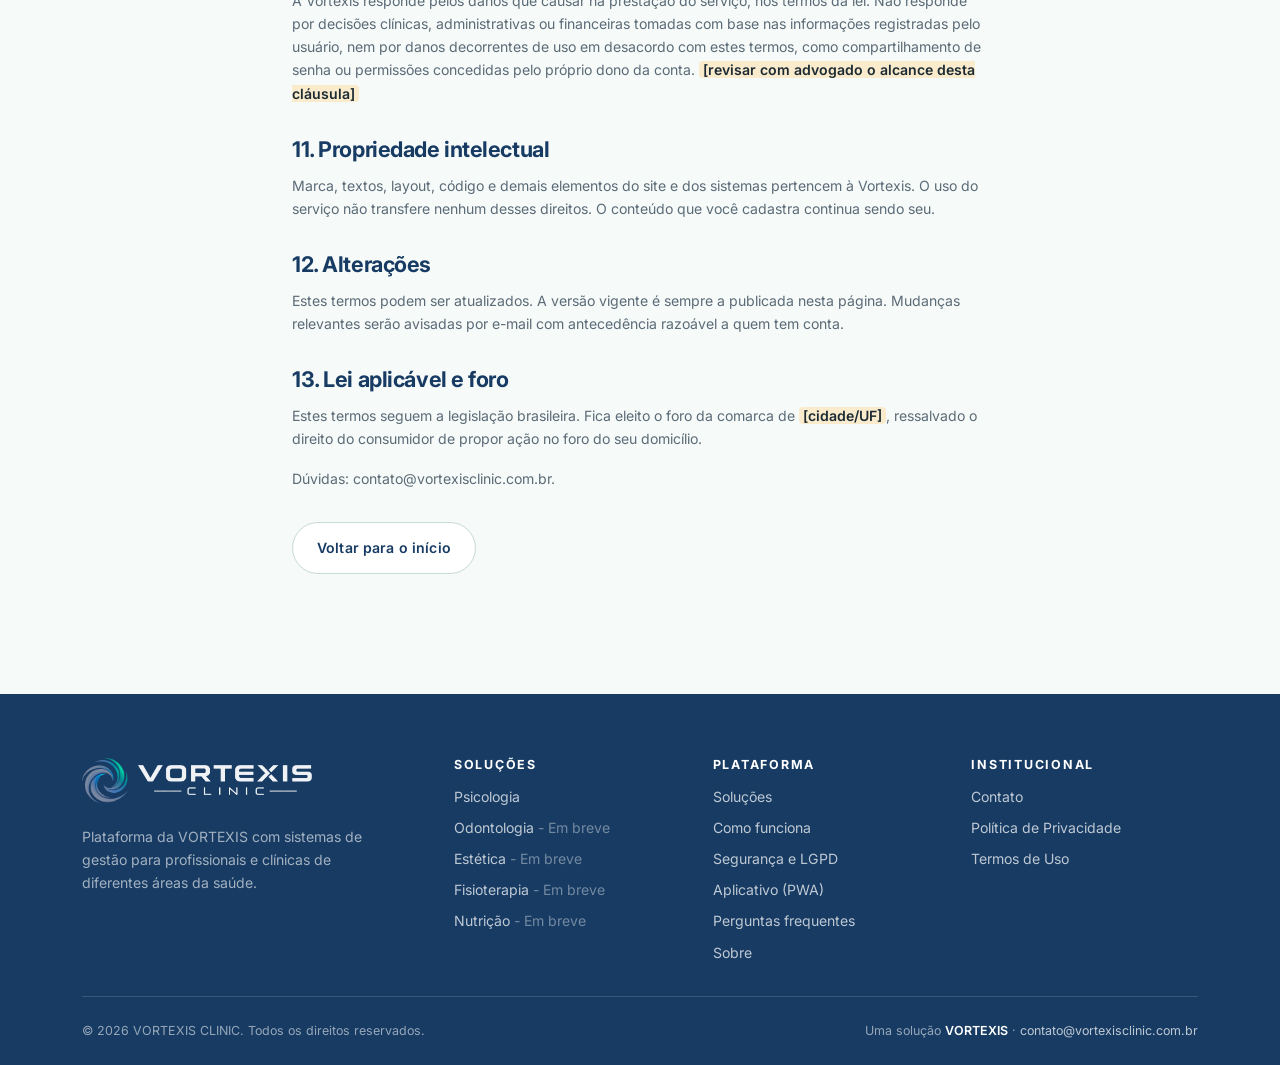
<file: Sitevortexisclinic/termos-de-uso/index.html>
<!DOCTYPE html>
<html lang="pt-BR">
<head>
<meta charset="utf-8">
<meta name="viewport" content="width=device-width, initial-scale=1">
<title>Termos de Uso | Vortexis Clinic</title>
<meta name="description" content="Condições de uso do site e dos sistemas de gestão da Vortexis Clinic.">
<!-- noindex até a revisão jurídica. Remova esta linha e o Disallow do robots.txt ao publicar. -->
<meta name="robots" content="noindex">
<meta name="theme-color" content="#2463A8">
<link rel="icon" type="image/png" sizes="64x64" href="../assets/images/favicon.png">
<link rel="apple-touch-icon" href="../assets/images/icone-192.png">
<link rel="preconnect" href="https://fonts.googleapis.com">
<link rel="preconnect" href="https://fonts.gstatic.com" crossorigin>
<link href="https://fonts.googleapis.com/css2?family=Inter:wght@400;500;600;700;800&display=swap" rel="stylesheet">
<link rel="stylesheet" href="../assets/css/tokens.css">
<link rel="stylesheet" href="../assets/css/base.css">
<link rel="stylesheet" href="../assets/css/components.css">
<link rel="stylesheet" href="../assets/css/layout.css">
<link rel="stylesheet" href="../assets/css/sections.css">
<link rel="stylesheet" href="../assets/css/product-page.css">
<link rel="stylesheet" href="../assets/css/motion.css">
</head>

<body data-page="legal" data-base="../" data-theme="clinic">
<a class="skip-link" href="#conteudo">Ir para o conteúdo</a>
<header class="site-header" data-component="header"></header>

<main id="conteudo" class="legal">
  <div class="container legal__content">
    <nav class="breadcrumb" aria-label="Trilha"><a href="../index.html">Início</a><span>/</span><span>Termos de Uso</span></nav>
    <h1>Termos de Uso</h1>
    <p class="legal__updated">Última atualização: outubro de 2026</p>
    <div class="legal__notice">
      <strong>Pendente de revisão jurídica.</strong> Este texto descreve com fidelidade como o site e os
      sistemas funcionam hoje, mas ainda precisa ser revisado por advogado antes da publicação oficial.
      Os trechos <span class="legal__todo">destacados</span> dependem de dados que ainda não foram definidos.
    </div>

    <p>Estes termos regem o uso do site vortexisclinic.com.br e dos sistemas de gestão da Vortexis
    Clinic, mantidos por <span class="legal__todo">[razão social], CNPJ [número]</span> (“Vortexis”,
    “nós”). Ao criar uma conta ou usar os sistemas, você concorda com estes termos e com a
    <a href="../politica-de-privacidade/index.html">Política de Privacidade</a>.</p>

    <ol class="legal__toc">
      <li><a href="#servico">O serviço</a></li>
      <li><a href="#acesso-antecipado">Acesso antecipado</a></li>
      <li><a href="#conta">Conta e equipe</a></li>
      <li><a href="#responsabilidades">Responsabilidades do profissional e da clínica</a></li>
      <li><a href="#uso">Uso permitido</a></li>
      <li><a href="#dados">Seus dados</a></li>
      <li><a href="#planos">Planos, limites e preços</a></li>
      <li><a href="#disponibilidade">Disponibilidade e suporte</a></li>
      <li><a href="#encerramento">Encerramento da conta</a></li>
      <li><a href="#responsabilidade">Limites de responsabilidade</a></li>
      <li><a href="#propriedade">Propriedade intelectual</a></li>
      <li><a href="#alteracoes">Alterações</a></li>
      <li><a href="#lei">Lei aplicável e foro</a></li>
    </ol>

    <h2 id="servico">1. O serviço</h2>
    <p>A Vortexis Clinic oferece sistemas de gestão para profissionais e clínicas da saúde: agenda,
    cadastro das pessoas atendidas, financeiro, prontuário, documentos e gestão de equipe. O sistema de
    Psicologia está em acesso antecipado; as demais áreas apresentadas no site estão em desenvolvimento
    ou planejadas, e sua descrição indica o escopo previsto, não um compromisso de prazo.</p>
    <p>O sistema é uma ferramenta de registro e organização. Ele <strong>não</strong> faz diagnóstico,
    não sugere conduta clínica e não substitui o julgamento do profissional.</p>

    <h2 id="acesso-antecipado">2. Acesso antecipado</h2>
    <p>Durante o acesso antecipado:</p>
    <ul>
      <li>o acesso é liberado por convite, a nosso critério;</li>
      <li>funcionalidades podem ser ajustadas, acrescentadas ou retiradas com base no uso real — avisaremos
      com antecedência antes de retirar qualquer recurso de que você dependa;</li>
      <li>as medidas de segurança e sigilo descritas na Política de Privacidade valem integralmente, sem
      exceção por ser fase inicial.</li>
    </ul>

    <h2 id="conta">3. Conta e equipe</h2>
    <ul>
      <li>Você deve informar dados verdadeiros e manter seu e-mail atualizado: é por ele que recupera a
      senha e recebe avisos importantes.</li>
      <li>Login e senha são pessoais. Cada pessoa da equipe deve ter seu próprio acesso, criado por
      convite. Compartilhar login apaga a trilha de quem fez o quê — e essa trilha existe para proteger
      você.</li>
      <li>Quem cria a conta é o <strong>dono</strong>: administra equipe, configurações e plano.
      Administrar a conta não dá, por si, acesso ao prontuário. O dono que também atende recebe acesso
      clínico por uma permissão explícita, registrada com motivo.</li>
      <li>Avise-nos imediatamente se suspeitar de uso indevido da sua conta.</li>
    </ul>

    <h2 id="responsabilidades">4. Responsabilidades do profissional e da clínica</h2>
    <p>Em relação aos dados das pessoas que atende, o profissional ou a clínica é o controlador, nos
    termos da LGPD. Cabe a ele:</p>
    <ul>
      <li>ter base legal para registrar cada dado e informar as pessoas atendidas sobre o tratamento;</li>
      <li>cumprir o código de ética e as normas do seu conselho profissional, inclusive sobre conteúdo,
      guarda e prazo do prontuário;</li>
      <li>definir quem da equipe acessa o quê, usando os papéis e permissões do sistema;</li>
      <li>responder aos pedidos dos titulares, com as ferramentas que o sistema oferece para isso;</li>
      <li>configurar a política de retenção conforme a legislação aplicável — o sistema não presume prazo.</li>
    </ul>
    <p>A Vortexis atua como operadora desses dados: trata-os apenas para prestar o serviço e conforme as
    instruções do controlador, como descrito na Política de Privacidade.</p>

    <h2 id="uso">5. Uso permitido</h2>
    <p>É vedado:</p>
    <ul>
      <li>usar o site ou os sistemas para fins ilícitos ou para registrar dados sem base legal;</li>
      <li>tentar acessar dados de outra conta, contornar permissões ou testar a segurança sem autorização
      prévia por escrito;</li>
      <li>sobrecarregar o serviço com automações, extrair dados em massa ou fazer engenharia reversa;</li>
      <li>revender ou sublicenciar o acesso sem acordo com a Vortexis.</li>
    </ul>
    <p>Se você encontrar uma falha de segurança, escreva para nós antes de divulgá-la. Agradecemos e
    tratamos com prioridade.</p>

    <h2 id="dados">6. Seus dados</h2>
    <ul>
      <li>Os dados que você e sua equipe cadastram pertencem ao profissional ou à clínica. Não os usamos
      para fins próprios, não os vendemos e não os usamos para treinar modelos de inteligência
      artificial.</li>
      <li>Você pode exportar seus dados financeiros em CSV, emitir cópia de prontuário e gerar o pacote de
      portabilidade de cada pessoa atendida a qualquer momento.</li>
      <li>O prontuário é cifrado. A chave que o protege fica sob guarda da Vortexis e nunca é
      compartilhada.</li>
    </ul>

    <h2 id="planos">7. Planos, limites e preços</h2>
    <ul>
      <li>Cada plano define limites de uso, como número de profissionais, membros da equipe e pessoas
      atendidas.</li>
      <li><strong>Atingir o limite impede cadastrar o próximo item, mas nunca apaga nada.</strong> Quem
      muda para um plano menor continua vendo tudo o que já cadastrou.</li>
      <li>Os preços e as condições de pagamento ainda não foram definidos. Quando forem, serão informados
      antes de qualquer cobrança, e nenhuma cobrança será feita sem sua concordância.</li>
    </ul>

    <h2 id="disponibilidade">8. Disponibilidade e suporte</h2>
    <p>Trabalhamos para manter o serviço disponível e protegido contra perda de dados, mas podem ocorrer
    interrupções para manutenção ou por falhas de terceiros (energia, internet, hospedagem). Manutenções
    planejadas serão avisadas com antecedência sempre que possível. O suporte é prestado pelo e-mail
    informado no site.</p>

    <h2 id="encerramento">9. Encerramento da conta</h2>
    <ul>
      <li>Você pode encerrar sua conta a qualquer momento. Antes, recomendamos exportar seus dados e
      verificar as obrigações de guarda do prontuário previstas pelo seu conselho.</li>
      <li>Podemos suspender ou encerrar uma conta que viole estes termos, com aviso prévio sempre que a
      gravidade permitir.</li>
      <li>Após o encerramento, os dados são tratados conforme a seção de retenção da Política de
      Privacidade. <span class="legal__todo">[definir prazo para exportação após o encerramento]</span></li>
    </ul>

    <h2 id="responsabilidade">10. Limites de responsabilidade</h2>
    <p>A Vortexis responde pelos danos que causar na prestação do serviço, nos termos da lei. Não responde
    por decisões clínicas, administrativas ou financeiras tomadas com base nas informações registradas
    pelo usuário, nem por danos decorrentes de uso em desacordo com estes termos, como compartilhamento de
    senha ou permissões concedidas pelo próprio dono da conta.
    <span class="legal__todo">[revisar com advogado o alcance desta cláusula]</span></p>

    <h2 id="propriedade">11. Propriedade intelectual</h2>
    <p>Marca, textos, layout, código e demais elementos do site e dos sistemas pertencem à Vortexis. O uso
    do serviço não transfere nenhum desses direitos. O conteúdo que você cadastra continua sendo seu.</p>

    <h2 id="alteracoes">12. Alterações</h2>
    <p>Estes termos podem ser atualizados. A versão vigente é sempre a publicada nesta página. Mudanças
    relevantes serão avisadas por e-mail com antecedência razoável a quem tem conta.</p>

    <h2 id="lei">13. Lei aplicável e foro</h2>
    <p>Estes termos seguem a legislação brasileira. Fica eleito o foro da comarca de
    <span class="legal__todo">[cidade/UF]</span>, ressalvado o direito do consumidor de propor ação no
    foro do seu domicílio.</p>

    <p>Dúvidas: <a data-contact="email" href="mailto:contato@vortexisclinic.com.br">contato@vortexisclinic.com.br</a>.</p>

    <p style="margin-top:var(--sp-6)"><a class="btn btn--outline" href="../index.html">Voltar para o início</a></p>
  </div>
</main>

<footer class="site-footer" data-component="footer"></footer>

<script src="../assets/js/config/site.config.js"></script>
<script src="../assets/js/data/products.js"></script>
<script src="../assets/js/data/content.js"></script>
<script src="../assets/js/components/icons.js"></script>
<script src="../assets/js/components/logo.js"></script>
<script src="../assets/js/components/header.js"></script>
<script src="../assets/js/components/footer.js"></script>
<script src="../assets/js/components/pwa-modal.js"></script>
<script src="../assets/js/components/motion.js"></script>
<script src="../assets/js/main.js"></script>
</body>
</html>
</file>
<file: Sitevortexisclinic/assets/css/tokens.css>
/* =============================================================
   VORTEXIS CLINIC — Design Tokens
   Fonte da verdade de cores, tipografia, espacamento e sombras.
   Nenhum componente deve usar cor "crua" (#hex) fora deste arquivo.
   ============================================================= */

:root {
  /* ---- Marca: paleta Vortexis Health ---- */
  --vc-blue: #2463a8;
  --vc-blue-dark: #173b63;
  --vc-blue-600: #1f5691;
  --vc-blue-soft: #e8f0f9;
  --vc-green: #28a67a;
  --vc-green-dark: #1e8462;
  --vc-green-light: #a8e0cf;
  --vc-green-soft: #e6f6f0;

  /* ---- Superficies e texto ---- */
  --vc-bg: #f6faf9;
  --vc-bg-alt: #eef5f4;
  --vc-surface: #ffffff;
  --vc-text: #1c2b33;
  --vc-text-muted: #5b6b77;
  --vc-text-soft: #8496a2;
  --vc-border: #dfeae7;
  --vc-border-strong: #c9dbd6;

  /* ---- Estados ---- */
  --vc-success: #4caf78;
  --vc-warning: #e9b949;
  --vc-danger: #d96c6c;

  /* ---- Tema ativo (sobrescrito por produto via [data-theme]) ----
     Use SEMPRE --accent* nos componentes. Assim um produto novo
     so precisa declarar seu bloco de tema abaixo.                */
  --accent: var(--vc-green);
  --accent-dark: var(--vc-green-dark);
  --accent-light: var(--vc-green-light);
  --accent-soft: var(--vc-green-soft);
  --accent-contrast: #ffffff;

  /* ---- Tipografia ---- */
  --font-sans: "Inter", "Segoe UI", system-ui, -apple-system, "Helvetica Neue", Arial, sans-serif;
  --fs-xs: 0.78rem;
  --fs-sm: 0.88rem;
  --fs-base: 1rem;
  --fs-md: clamp(1.02rem, 0.98rem + 0.2vw, 1.12rem);
  --fs-lg: clamp(1.15rem, 1.05rem + 0.5vw, 1.35rem);
  --fs-xl: clamp(1.4rem, 1.2rem + 1vw, 1.85rem);
  --fs-2xl: clamp(1.75rem, 1.4rem + 1.6vw, 2.5rem);
  --fs-3xl: clamp(2.1rem, 1.5rem + 2.8vw, 3.4rem);
  --lh-tight: 1.15;
  --lh-snug: 1.35;
  --lh-base: 1.65;

  /* ---- Espacamento ---- */
  --sp-1: 0.25rem;
  --sp-2: 0.5rem;
  --sp-3: 0.75rem;
  --sp-4: 1rem;
  --sp-5: 1.5rem;
  --sp-6: 2rem;
  --sp-7: 3rem;
  --sp-8: 4rem;
  --section-y: clamp(3.5rem, 2rem + 6vw, 6.5rem);
  --container: 1180px;
  --container-narrow: 860px;
  --gutter: clamp(1rem, 0.5rem + 2.5vw, 2rem);

  /* ---- Raios e sombras ---- */
  --r-sm: 8px;
  --r-md: 14px;
  --r-lg: 20px;
  --r-xl: 28px;
  --r-pill: 999px;
  --sh-xs: 0 1px 2px rgba(23, 59, 99, 0.06);
  --sh-sm: 0 2px 8px rgba(23, 59, 99, 0.06);
  --sh-md: 0 10px 30px rgba(23, 59, 99, 0.08);
  --sh-lg: 0 24px 60px rgba(23, 59, 99, 0.12);

  /* ---- Movimento ---- */
  --ease: cubic-bezier(0.22, 0.61, 0.36, 1);
  --ease-out: cubic-bezier(0.16, 1, 0.3, 1);
  --ease-io: cubic-bezier(0.65, 0, 0.35, 1);
  --t-fast: 140ms var(--ease);
  --t-base: 240ms var(--ease);

  --z-header: 100;
  --z-modal: 200;
}

/* =============================================================
   TEMAS POR PRODUTO
   A identidade Vortexis Clinic (azul + verde) permanece.
   Cada vertical so troca o "accent" da pagina/card.
   Para um produto novo: adicione um bloco aqui e o campo
   "theme" em assets/js/data/products.js.
   ============================================================= */

[data-theme="clinic"] {
  --accent: var(--vc-green);
  --accent-dark: var(--vc-green-dark);
  --accent-light: var(--vc-green-light);
  --accent-soft: var(--vc-green-soft);
}

[data-theme="psicologia"] {
  --accent: #5b7cd8;
  --accent-dark: #425eae;
  --accent-light: #c5d1f4;
  --accent-soft: #eef2fd;
}

[data-theme="odontologia"] {
  --accent: #1a9cc4;
  --accent-dark: #14789a;
  --accent-light: #a9e0ee;
  --accent-soft: #e7f6fa;
}

[data-theme="estetica"] {
  --accent: #b96a8f;
  --accent-dark: #97506f;
  --accent-light: #ecc7d9;
  --accent-soft: #fbeef4;
}

[data-theme="fisioterapia"] {
  --accent: #e08a3c;
  --accent-dark: #bd6e26;
  --accent-light: #f6d5b1;
  --accent-soft: #fdf3e8;
}

[data-theme="nutricao"] {
  --accent: #6aa832;
  --accent-dark: #538425;
  --accent-light: #d1e8b5;
  --accent-soft: #f1f8e8;
}
</file>
<file: Sitevortexisclinic/assets/css/base.css>
/* =============================================================
   Reset leve + fundacoes tipograficas + utilitarios de layout
   ============================================================= */

*,
*::before,
*::after { box-sizing: border-box; }

html { -webkit-text-size-adjust: 100%; scroll-behavior: smooth; }

body {
  margin: 0;
  font-family: var(--font-sans);
  font-size: var(--fs-base);
  line-height: var(--lh-base);
  color: var(--vc-text);
  background: var(--vc-bg);
  -webkit-font-smoothing: antialiased;
  overflow-x: hidden;
}

img, svg, video { max-width: 100%; display: block; }

a { color: inherit; text-decoration: none; }

h1, h2, h3, h4 {
  margin: 0 0 var(--sp-3);
  line-height: var(--lh-tight);
  letter-spacing: -0.02em;
  font-weight: 700;
  color: var(--vc-blue-dark);
}

h1 { font-size: var(--fs-3xl); }
h2 { font-size: var(--fs-2xl); }
h3 { font-size: var(--fs-lg); }
h4 { font-size: var(--fs-md); }

p { margin: 0 0 var(--sp-4); color: var(--vc-text-muted); }

ul, ol { margin: 0; padding: 0; list-style: none; }

button { font: inherit; cursor: pointer; border: 0; background: none; color: inherit; }

:focus-visible {
  outline: 3px solid color-mix(in srgb, var(--accent) 55%, white);
  outline-offset: 2px;
  border-radius: 6px;
}

/* ---- Layout ---- */
.container {
  width: 100%;
  max-width: var(--container);
  margin-inline: auto;
  padding-inline: var(--gutter);
}

.container--narrow { max-width: var(--container-narrow); }

.section { padding-block: var(--section-y); position: relative; }
.section--alt { background: var(--vc-surface); }
.section--tint {
  background: linear-gradient(180deg, var(--vc-bg) 0%, var(--vc-bg-alt) 100%);
}

.section__head { max-width: 720px; margin-bottom: var(--sp-6); }
.section__head--center { margin-inline: auto; text-align: center; }
.section__lead { font-size: var(--fs-md); margin-bottom: 0; }

.grid { display: grid; gap: var(--sp-5); }
.grid--2 { grid-template-columns: repeat(auto-fit, minmax(280px, 1fr)); }
.grid--3 { grid-template-columns: repeat(auto-fit, minmax(270px, 1fr)); }
.grid--4 { grid-template-columns: repeat(auto-fit, minmax(220px, 1fr)); }

.stack > * + * { margin-top: var(--sp-4); }

/* Impede que conteudo largo (mockups, tabelas) estique o layout */
.grid > *, .hero__inner > *, .pwa__inner > *, .expansion__inner > * { min-width: 0; }

/* ---- Utilitarios ---- */
.text-center { text-align: center; }
.muted { color: var(--vc-text-muted); }
.nowrap { white-space: nowrap; }

.sr-only {
  position: absolute; width: 1px; height: 1px;
  padding: 0; margin: -1px; overflow: hidden;
  clip: rect(0 0 0 0); white-space: nowrap; border: 0;
}

.skip-link {
  position: absolute; left: 50%; top: -60px; transform: translateX(-50%);
  background: var(--vc-blue-dark); color: #fff; padding: 0.6rem 1rem;
  border-radius: 0 0 var(--r-sm) var(--r-sm); z-index: 999;
  transition: top var(--t-fast);
}
.skip-link:focus { top: 0; }

@media (prefers-reduced-motion: reduce) {
  html { scroll-behavior: auto; }
  *, *::before, *::after {
    animation-duration: 0.001ms !important;
    transition-duration: 0.001ms !important;
  }
}
</file>
<file: Sitevortexisclinic/assets/css/components.css>
/* =============================================================
   Componentes reutilizaveis: botoes, badges, cards, logo, icones
   ============================================================= */

/* ---------- Botoes ---------- */
.btn {
  display: inline-flex;
  align-items: center;
  justify-content: center;
  gap: var(--sp-2);
  padding: 0.85rem 1.5rem;
  border-radius: var(--r-pill);
  font-size: var(--fs-sm);
  font-weight: 600;
  letter-spacing: 0.01em;
  transition: transform var(--t-fast), box-shadow var(--t-base), background var(--t-base), color var(--t-base);
  white-space: nowrap;
  border: 1px solid transparent;
}
.btn:hover { transform: translateY(-1px); }
.btn:active { transform: translateY(0); }

.btn--primary {
  background: linear-gradient(120deg, var(--vc-blue) 0%, var(--vc-blue-dark) 100%);
  color: #fff;
  box-shadow: var(--sh-sm);
}
.btn--primary:hover { box-shadow: var(--sh-md); }

.btn--accent {
  background: var(--accent);
  color: var(--accent-contrast);
  box-shadow: var(--sh-sm);
}
.btn--accent:hover { background: var(--accent-dark); box-shadow: var(--sh-md); }

.btn--outline {
  background: var(--vc-surface);
  color: var(--vc-blue-dark);
  border-color: var(--vc-border-strong);
}
.btn--outline:hover { border-color: var(--vc-blue); color: var(--vc-blue); }

.btn--ghost { background: transparent; color: var(--vc-blue-dark); padding-inline: 0.9rem; }
.btn--ghost:hover { color: var(--vc-blue); }

.btn--light { background: #fff; color: var(--vc-blue-dark); }
.btn--on-dark { background: rgba(255, 255, 255, 0.12); color: #fff; border-color: rgba(255, 255, 255, 0.35); }
.btn--on-dark:hover { background: rgba(255, 255, 255, 0.2); }

.btn--sm { padding: 0.6rem 1.1rem; font-size: var(--fs-xs); }
.btn--block { width: 100%; }
.btn[aria-disabled="true"] { opacity: 0.55; cursor: not-allowed; transform: none; }

.btn__icon { width: 16px; height: 16px; flex: none; }

/* ---------- Badges / pills ---------- */
.badge {
  display: inline-flex;
  white-space: nowrap;
  align-items: center;
  gap: var(--sp-2);
  padding: 0.3rem 0.7rem;
  border-radius: var(--r-pill);
  font-size: var(--fs-xs);
  font-weight: 600;
  letter-spacing: 0.02em;
}
.badge--available { background: var(--vc-green-soft); color: var(--vc-green-dark); }
.badge--soon { background: var(--vc-blue-soft); color: var(--vc-blue-dark); }
.badge--planned { background: #f1f4f6; color: var(--vc-text-muted); }
.badge__dot { width: 7px; height: 7px; border-radius: 50%; background: currentColor; }

.eyebrow {
  display: inline-flex;
  align-items: center;
  gap: var(--sp-2);
  font-size: var(--fs-xs);
  font-weight: 700;
  letter-spacing: 0.16em;
  text-transform: uppercase;
  color: var(--vc-green-dark);
  margin-bottom: var(--sp-3);
}
.eyebrow::before {
  content: "";
  width: 22px;
  height: 2px;
  background: var(--accent);
  border-radius: 2px;
}

/* ---------- Cards ---------- */
.card {
  background: var(--vc-surface);
  border: 1px solid var(--vc-border);
  border-radius: var(--r-lg);
  padding: var(--sp-5);
  box-shadow: var(--sh-xs);
  transition: transform var(--t-base), box-shadow var(--t-base), border-color var(--t-base);
}
.card--hover:hover { transform: translateY(-4px); box-shadow: var(--sh-md); border-color: var(--vc-border-strong); }
.card__title { margin-bottom: var(--sp-2); }
.card__text { font-size: var(--fs-sm); margin-bottom: 0; }

/* ---------- Card de produto (vertical) ---------- */
.product-card {
  display: flex;
  flex-direction: column;
  gap: var(--sp-3);
  position: relative;
  overflow: hidden;
}
.product-card::before {
  content: "";
  position: absolute;
  inset: 0 0 auto 0;
  height: 4px;
  background: linear-gradient(90deg, var(--accent) 0%, var(--accent-light) 100%);
  opacity: 0.9;
}
.product-card__head {
  display: flex;
  flex-direction: column-reverse;
  align-items: flex-start;
  gap: var(--sp-3);
}
.product-card__head > div { min-width: 0; }
.product-card__head .badge { flex: none; }
.product-card__name { font-size: var(--fs-lg); margin: 0; }
.product-card__brand {
  display: block;
  white-space: nowrap;
  font-size: var(--fs-xs);
  font-weight: 600;
  letter-spacing: 0.1em;
  text-transform: uppercase;
  color: var(--vc-text-soft);
  margin-bottom: 2px;
}
.product-card__text { font-size: var(--fs-sm); color: var(--vc-text-muted); margin: 0; }
.product-card__features { display: flex; flex-wrap: wrap; gap: var(--sp-2); margin-top: auto; padding-top: var(--sp-2); }
.feature-pill {
  font-size: var(--fs-xs);
  padding: 0.28rem 0.65rem;
  border-radius: var(--r-pill);
  background: var(--accent-soft);
  color: var(--accent-dark);
  border: 1px solid color-mix(in srgb, var(--accent) 18%, white);
}
.product-card__footer { margin-top: var(--sp-4); }
.product-card--soon { background: linear-gradient(180deg, #fff 0%, var(--vc-bg) 100%); }



/* ---------- Passos numerados ---------- */
.step { position: relative; padding-top: var(--sp-2); }
.step__num {
  display: inline-block;
  font-size: 1.5rem;
  font-weight: 800;
  letter-spacing: -0.03em;
  line-height: 1;
  font-variant-numeric: tabular-nums;
  background: linear-gradient(120deg, var(--vc-blue) 0%, var(--vc-green) 100%);
  -webkit-background-clip: text;
  background-clip: text;
  color: transparent;
  margin-bottom: var(--sp-4);
  padding-right: var(--sp-3);
}
.section--alt .step__num { background-color: var(--vc-surface); }
.step__title { margin-bottom: var(--sp-2); font-size: var(--fs-md); }
.step__text { font-size: var(--fs-sm); margin: 0; }

/* ---------- Logo ---------- */
.logo { display: inline-flex; align-items: center; gap: 0.6rem; line-height: 0; }
.logo__mark { width: 40px; height: auto; flex: none; }
.logo__wordmark { height: 28px; width: auto; flex: none; }
.logo--on-dark .logo__wordmark { opacity: 0.95; }

@media (max-width: 420px) {
  .logo { gap: 0.45rem; }
  .logo__mark { width: 34px; }
  .logo__wordmark { height: 22px; }
}

.site-footer .logo__mark { width: 46px; }
.site-footer .logo__wordmark { height: 30px; }

/* ---------- Divisores decorativos ---------- */
.blob {
  position: absolute;
  border-radius: 50%;
  filter: blur(60px);
  opacity: 0.5;
  pointer-events: none;
  z-index: 0;
}
</file>
<file: Sitevortexisclinic/assets/css/layout.css>
/* =============================================================
   Header, navegacao mobile e footer
   ============================================================= */

/* ---------- Header ---------- */
.site-header {
  position: sticky;
  top: 0;
  z-index: var(--z-header);
  background: color-mix(in srgb, var(--vc-bg) 82%, transparent);
  backdrop-filter: saturate(160%) blur(12px);
  border-bottom: 1px solid transparent;
  transition: background var(--t-base), border-color var(--t-base), box-shadow var(--t-base);
}
.site-header.is-stuck {
  background: color-mix(in srgb, #fff 92%, transparent);
  border-bottom-color: var(--vc-border);
  box-shadow: var(--sh-xs);
}
.site-header__inner {
  display: flex;
  align-items: center;
  justify-content: space-between;
  gap: var(--sp-4);
  min-height: 72px;
}

.nav { display: flex; align-items: center; gap: var(--sp-1); }
.nav__link {
  white-space: nowrap;
  padding: 0.5rem 0.75rem;
  border-radius: var(--r-sm);
  font-size: var(--fs-sm);
  font-weight: 500;
  color: var(--vc-text-muted);
  transition: color var(--t-fast), background var(--t-fast);
}
.nav__link:hover { color: var(--vc-blue-dark); background: var(--vc-blue-soft); }
.nav__link.is-active { color: var(--vc-blue-dark); font-weight: 600; }

.header__actions { display: flex; align-items: center; gap: var(--sp-2); }

.nav-toggle {
  display: none;
  width: 42px; height: 42px;
  border-radius: var(--r-sm);
  border: 1px solid var(--vc-border);
  background: var(--vc-surface);
  place-items: center;
}
.nav-toggle span {
  position: relative;
  display: block;
  width: 18px; height: 2px;
  border-radius: 2px;
  background: var(--vc-blue-dark);
  transition: background var(--t-fast);
}
.nav-toggle span::before,
.nav-toggle span::after {
  content: "";
  position: absolute; left: 0;
  width: 18px; height: 2px;
  border-radius: 2px;
  background: var(--vc-blue-dark);
  transition: transform var(--t-base), top var(--t-base);
}
.nav-toggle span::before { top: -6px; }
.nav-toggle span::after { top: 6px; }
.nav-toggle[aria-expanded="true"] span { background: transparent; }
.nav-toggle[aria-expanded="true"] span::before { top: 0; transform: rotate(45deg); }
.nav-toggle[aria-expanded="true"] span::after { top: 0; transform: rotate(-45deg); }

@media (max-width: 1100px) {
  .nav-toggle { display: grid; }
  .header__desktop { display: none; }

  .mobile-nav {
    position: fixed;
    inset: 72px 0 auto 0;
    background: var(--vc-surface);
    border-bottom: 1px solid var(--vc-border);
    box-shadow: var(--sh-md);
    padding: var(--sp-4) var(--gutter) var(--sp-6);
    display: grid;
    gap: var(--sp-2);
    transform: translateY(-12px);
    opacity: 0;
    visibility: hidden;
    transition: opacity var(--t-base), transform var(--t-base), visibility var(--t-base);
    max-height: calc(100dvh - 72px);
    overflow-y: auto;
  }
  .mobile-nav.is-open { opacity: 1; transform: none; visibility: visible; }
  .mobile-nav .nav__link { padding: 0.85rem 0.5rem; font-size: var(--fs-md); border-bottom: 1px solid var(--vc-border); border-radius: 0; }
  .mobile-nav__actions { display: grid; gap: var(--sp-3); margin-top: var(--sp-4); }
}

@media (min-width: 1101px) {
  .mobile-nav { display: none; }
}

/* ---------- Footer ---------- */
.site-footer {
  background: var(--vc-blue-dark);
  color: rgba(255, 255, 255, 0.72);
  padding-block: var(--sp-8) var(--sp-5);
  font-size: var(--fs-sm);
}
.site-footer a { color: rgba(255, 255, 255, 0.72); transition: color var(--t-fast); }
.site-footer a:hover { color: #fff; }

.footer__grid {
  display: grid;
  grid-template-columns: 1.5fr repeat(3, 1fr);
  gap: var(--sp-6);
  padding-bottom: var(--sp-6);
  border-bottom: 1px solid rgba(255, 255, 255, 0.14);
}
@media (max-width: 860px) {
  .footer__grid { grid-template-columns: 1fr 1fr; gap: var(--sp-5); }
  .footer__brand { grid-column: 1 / -1; }
}

.footer__tagline { color: rgba(255, 255, 255, 0.6); margin: var(--sp-4) 0 var(--sp-4); max-width: 34ch; font-size: var(--fs-sm); }
.footer__title {
  color: #fff;
  font-size: var(--fs-xs);
  letter-spacing: 0.14em;
  text-transform: uppercase;
  font-weight: 700;
  margin-bottom: var(--sp-3);
}
.footer__list { display: grid; gap: var(--sp-2); }

.social { display: flex; gap: var(--sp-2); }
.social a {
  width: 36px; height: 36px;
  display: grid; place-items: center;
  border-radius: 50%;
  background: rgba(255, 255, 255, 0.08);
  border: 1px solid rgba(255, 255, 255, 0.14);
  transition: background var(--t-fast), transform var(--t-fast);
}
.social a:hover { background: rgba(255, 255, 255, 0.18); transform: translateY(-2px); }
.social svg { width: 17px; height: 17px; }

.footer__bottom {
  display: flex;
  flex-wrap: wrap;
  gap: var(--sp-3);
  justify-content: space-between;
  align-items: center;
  padding-top: var(--sp-5);
  font-size: var(--fs-xs);
  color: rgba(255, 255, 255, 0.55);
}
.footer__bottom strong { color: #fff; font-weight: 600; }
</file>
<file: Sitevortexisclinic/assets/css/sections.css>
/* =============================================================
   Secoes da home + mockups visuais em CSS/SVG (sem imagens)
   ============================================================= */

/* ---------------- HERO ---------------- */
.hero {
  position: relative;
  padding-block: clamp(3rem, 1.5rem + 6vw, 6rem) clamp(3.5rem, 2rem + 6vw, 6.5rem);
  overflow: hidden;
  background:
    radial-gradient(900px 420px at 88% -8%, var(--vc-green-soft) 0%, transparent 62%),
    radial-gradient(760px 420px at 6% 0%, var(--vc-blue-soft) 0%, transparent 60%),
    var(--vc-bg);
}
.hero__inner {
  position: relative;
  z-index: 1;
  display: grid;
  grid-template-columns: minmax(0, 1.14fr) minmax(0, 0.94fr);
  gap: clamp(2rem, 1rem + 3.2vw, 3.4rem);
  align-items: center;
}
.hero__title {
  margin-bottom: var(--sp-4);
  font-size: clamp(1.95rem, 1.2rem + 2.1vw, 2.5rem);
  letter-spacing: -0.03em;
}
.hero__title em { font-style: normal; color: var(--vc-green-dark); }
.hero__text { font-size: var(--fs-md); max-width: 52ch; }
.hero__actions { display: flex; flex-wrap: wrap; gap: var(--sp-3); margin-top: var(--sp-5); }
.hero__meta {
  display: flex; flex-wrap: wrap; gap: var(--sp-3) var(--sp-5);
  margin-top: var(--sp-6);
  padding-top: var(--sp-5);
  border-top: 1px solid var(--vc-border);
}
.hero__meta li {
  position: relative;
  font-size: var(--fs-xs);
  letter-spacing: 0.08em;
  text-transform: uppercase;
  font-weight: 600;
  color: var(--vc-text-muted);
}
.hero__meta li:not(:last-child)::after {
  content: "";
  display: inline-block;
  vertical-align: middle;
  width: 4px; height: 4px;
  margin: -2px calc(var(--sp-5) / -2 - 2px) 0 calc(var(--sp-5) / 2 - 2px);
  border-radius: 50%;
  background: var(--vc-green);
}

@media (max-width: 900px) {
  .hero__inner { grid-template-columns: minmax(0, 1fr); }
  .hero__visual { order: 2; }
}

@media (max-width: 640px) {
  /* empilhado: os pontos separadores deixam de fazer sentido */
  .hero__meta { gap: var(--sp-2) var(--sp-4); }
  .hero__meta li:not(:last-child)::after { display: none; }
}

/* ---------------- Mockup: janela do app ---------------- */
.mockup { position: relative; perspective: 1400px; min-width: 0; }
.app-window {
  background: var(--vc-surface);
  border: 1px solid var(--vc-border);
  border-radius: var(--r-lg);
  box-shadow: var(--sh-lg);
  overflow: hidden;
  transform: rotateY(-4deg) rotateX(2deg);
}
@media (max-width: 900px) { .app-window { transform: none; } }

.app-window__bar {
  display: flex; align-items: center; gap: var(--sp-2);
  padding: 0.6rem 0.9rem;
  background: linear-gradient(180deg, #fbfdfd 0%, var(--vc-bg) 100%);
  border-bottom: 1px solid var(--vc-border);
}
.app-window__dots { display: flex; gap: 6px; }
.app-window__dots i { width: 9px; height: 9px; border-radius: 50%; background: var(--vc-border-strong); }
.app-window__url {
  flex: 1;
  margin-left: var(--sp-2);
  font-size: 0.68rem;
  color: var(--vc-text-soft);
  background: #fff;
  border: 1px solid var(--vc-border);
  border-radius: var(--r-pill);
  padding: 0.2rem 0.7rem;
  text-align: center;
}
.app-window__body { display: grid; grid-template-columns: 58px minmax(0, 1fr); min-height: 330px; }

.app-side { background: var(--vc-bg); border-right: 1px solid var(--vc-border); padding: var(--sp-3) 0; display: grid; gap: 10px; justify-items: center; align-content: start; }
.app-side i { width: 26px; height: 26px; border-radius: 9px; background: #fff; border: 1px solid var(--vc-border); display: block; }
.app-side i:first-child { background: var(--vc-blue); border-color: var(--vc-blue); }

.app-main { padding: var(--sp-4); display: grid; gap: var(--sp-3); align-content: start; }
.app-main__head { display: flex; justify-content: space-between; align-items: center; gap: var(--sp-3); }
.app-title { font-size: 0.82rem; font-weight: 700; color: var(--vc-blue-dark); }
.app-chip { font-size: 0.6rem; font-weight: 600; padding: 0.2rem 0.55rem; border-radius: var(--r-pill); background: var(--vc-green-soft); color: var(--vc-green-dark); }

.app-stats { display: grid; grid-template-columns: repeat(3, minmax(0, 1fr)); gap: 8px; }
.app-stat { border: 1px solid var(--vc-border); border-radius: 12px; padding: 0.55rem 0.65rem; background: #fff; overflow: hidden; }
.app-stat b { display: block; font-size: 0.95rem; color: var(--vc-blue-dark); line-height: 1.2; }
.app-stat span { font-size: 0.58rem; color: var(--vc-text-soft); letter-spacing: 0.04em; }
.app-stat--green b { color: var(--vc-green-dark); }

.app-panels { display: grid; grid-template-columns: minmax(0, 1.25fr) minmax(0, 1fr); gap: 8px; }
@media (max-width: 560px) {
  .app-stat span { font-size: 0.5rem; letter-spacing: 0; }
  .app-window__body { min-height: 280px; }
}
@media (max-width: 420px) { .app-panels { grid-template-columns: minmax(0, 1fr); } }

.app-panel { border: 1px solid var(--vc-border); border-radius: 12px; padding: 0.6rem; background: #fff; }
.app-panel__title { font-size: 0.6rem; letter-spacing: 0.08em; text-transform: uppercase; color: var(--vc-text-soft); margin-bottom: 0.45rem; font-weight: 700; }

.app-row { display: flex; align-items: center; gap: 7px; padding: 0.32rem 0; border-bottom: 1px dashed var(--vc-border); }
.app-row:last-child { border-bottom: 0; }
.app-row__time { font-size: 0.58rem; color: var(--vc-text-soft); width: 30px; flex: none; }
.app-row__avatar { width: 18px; height: 18px; border-radius: 50%; background: var(--vc-blue-soft); border: 1px solid var(--vc-border); flex: none; }
.app-row__avatar--g { background: var(--vc-green-soft); }
.app-row__bar { height: 7px; border-radius: 4px; background: var(--vc-bg-alt); flex: 1; }
.app-row__bar--wide { max-width: 100%; }
.app-row__bar--mid { max-width: 72%; }
.app-row__bar--short { max-width: 48%; }
.app-row__tag { width: 26px; height: 7px; border-radius: 4px; background: var(--vc-green-light); flex: none; }

.app-chart { display: flex; align-items: flex-end; gap: 6px; height: 84px; padding-top: 6px; }
.app-chart i { flex: 1; border-radius: 5px 5px 2px 2px; background: var(--vc-blue-soft); display: block; }
.app-chart i:nth-child(2) { background: color-mix(in srgb, var(--vc-blue) 35%, white); }
.app-chart i:nth-child(4) { background: var(--vc-green-light); }
.app-chart i:last-child { background: var(--vc-green); }

/* Telefone flutuante */
.phone-float {
  position: absolute;
  z-index: 3;
  transform: translateZ(60px);
  right: -34px;
  bottom: -42px;
  width: 128px;
  border-radius: 22px;
  background: #fff;
  border: 6px solid var(--vc-blue-dark);
  box-shadow: var(--sh-lg);
  overflow: hidden;
}
.phone-float__notch { height: 14px; background: var(--vc-blue-dark); border-radius: 0 0 10px 10px; width: 52px; margin: 0 auto 6px; }
.phone-float__body { padding: 0 8px 10px; display: grid; gap: 6px; }
.phone-float__title { font-size: 0.56rem; font-weight: 700; color: var(--vc-blue-dark); letter-spacing: 0.04em; }
.phone-float .app-row { padding: 0.22rem 0; }
@media (max-width: 560px) {
  /* Em telas pequenas o telefone flutuante atrapalharia a leitura */
  .phone-float { display: none; }
}

/* ---------------- Faixa de confianca ---------------- */
.trust-strip {
  background: var(--vc-surface);
  border-block: 1px solid var(--vc-border);
  padding-block: var(--sp-5);
}
.trust-strip__grid { display: grid; grid-template-columns: repeat(auto-fit, minmax(210px, 1fr)); gap: var(--sp-5); }
.trust-item b { display: block; font-size: var(--fs-sm); color: var(--vc-blue-dark); margin-bottom: 2px; }
.trust-item span { display: block; font-size: var(--fs-xs); color: var(--vc-text-muted); line-height: 1.5; }

/* ---------------- Como funciona ---------------- */
.steps .grid { position: relative; }
.steps .step { position: relative; z-index: 1; }
@media (min-width: 980px) {
  .steps .grid::before {
    content: "";
    position: absolute;
    top: 22px; left: 6%; right: 6%;
    height: 1px;
    background: linear-gradient(90deg, transparent, var(--vc-border-strong) 12%, var(--vc-green-light) 88%, transparent);
    z-index: 0;
  }
}

/* ---------------- PWA / dispositivos ---------------- */
.pwa { overflow: hidden; }
.pwa__inner { display: grid; grid-template-columns: minmax(0, 1fr) minmax(0, 1.05fr); gap: clamp(2rem, 1rem + 4vw, 4rem); align-items: center; }
@media (max-width: 900px) { .pwa__inner { grid-template-columns: minmax(0, 1fr); } }

.devices { min-width: 0; display: flex; align-items: flex-end; justify-content: center; gap: clamp(0.5rem, 2vw, 1.25rem); }
.device { background: #fff; border: 1px solid var(--vc-border); box-shadow: var(--sh-md); position: relative; }
.device__screen { background: linear-gradient(160deg, var(--vc-bg) 0%, #fff 60%); display: grid; gap: 6px; padding: 8px; }
.device__bar { height: 6px; border-radius: 4px; background: var(--vc-blue-soft); }
.device__bar--g { background: var(--vc-green-light); }
.device__bar--sm { width: 55%; }
.device__label { text-align: center; font-size: var(--fs-xs); color: var(--vc-text-muted); margin-top: var(--sp-2); }

.device--desktop { width: clamp(160px, 34vw, 260px); border-radius: 10px; padding: 8px 8px 0; }
.device--desktop .device__screen { border-radius: 6px; min-height: 118px; }
.device--desktop::after {
  content: ""; display: block; height: 10px; width: 42%; margin: 6px auto 0;
  background: var(--vc-border); border-radius: 0 0 6px 6px;
}
.device--tablet { width: clamp(94px, 18vw, 132px); border-radius: 14px; padding: 8px 6px; }
.device--tablet .device__screen { border-radius: 8px; min-height: 128px; }
.device--phone { width: clamp(66px, 13vw, 88px); border-radius: 14px; padding: 10px 5px; border-width: 2px; }
.device--phone .device__screen { border-radius: 8px; min-height: 120px; }

.device-group { display: grid; justify-items: center; }

.mark-list { display: grid; gap: var(--sp-3); margin-top: var(--sp-5); }
.mark-list li {
  position: relative;
  padding-left: var(--sp-5);
  font-size: var(--fs-sm);
  color: var(--vc-text-muted);
}
.mark-list li::before {
  content: "";
  position: absolute;
  left: 0; top: 0.7em;
  width: 16px; height: 2px;
  border-radius: 2px;
  background: var(--accent);
}

.pwa__note {
  display: flex; gap: var(--sp-3); align-items: flex-start;
  background: var(--vc-green-soft);
  border: 1px solid color-mix(in srgb, var(--vc-green) 22%, white);
  border-radius: var(--r-md);
  padding: var(--sp-4);
  font-size: var(--fs-sm);
  color: var(--vc-green-dark);
  margin-top: var(--sp-5);
}
.pwa__note svg { width: 20px; height: 20px; flex: none; }

/* ---------------- Beneficios ---------------- */
.benefits { gap: var(--sp-6) var(--sp-5); }
.benefit { position: relative; padding-top: var(--sp-4); }
.benefit::before {
  content: "";
  position: absolute;
  top: 0; left: 0;
  width: 100%; height: 1px;
  background: var(--vc-border-strong);
}
.benefit::after {
  content: "";
  position: absolute;
  top: 0; left: 0;
  width: 38px; height: 1px;
  background: linear-gradient(90deg, var(--vc-blue), var(--vc-green));
  transition: width 520ms var(--ease-out);
}
.benefit:hover::after { width: 100%; }
.benefit h3 { font-size: var(--fs-md); margin-bottom: var(--sp-2); }
.benefit p { font-size: var(--fs-sm); margin: 0; }

/* ---------------- Para quem e ---------------- */
.audience-card { display: grid; gap: var(--sp-2); padding-top: var(--sp-6); }
.audience-card .card__title { padding-right: 2.8rem; }
.audience-card__index {
  position: absolute;
  top: var(--sp-4); right: var(--sp-5);
  font-size: 2.1rem;
  font-weight: 800;
  line-height: 1;
  letter-spacing: -0.04em;
  color: var(--vc-border);
  font-variant-numeric: tabular-nums;
  transition: color 420ms var(--ease-out), transform 420ms var(--ease-out);
}
.audience-card:hover .audience-card__index { color: var(--accent-light); transform: translateY(-2px); }

/* ---------------- Expansao ---------------- */
.expansion {
  background: linear-gradient(140deg, var(--vc-blue-dark) 0%, #10304f 55%, var(--vc-green-dark) 190%);
  color: rgba(255, 255, 255, 0.78);
  position: relative;
  overflow: hidden;
}
.expansion h2, .expansion h3, .expansion h4 { color: #fff; }
.expansion p { color: rgba(255, 255, 255, 0.72); }
.expansion .eyebrow { color: var(--vc-green-light); }
.expansion__inner { position: relative; z-index: 1; display: grid; grid-template-columns: minmax(0, 1fr) minmax(0, 1fr); gap: clamp(2rem, 1rem + 4vw, 4rem); align-items: center; }
@media (max-width: 900px) { .expansion__inner { grid-template-columns: minmax(0, 1fr); } }

.roadmap { display: grid; gap: var(--sp-3); }
.roadmap__item {
  display: flex; align-items: center; gap: var(--sp-3);
  background: rgba(255, 255, 255, 0.06);
  border: 1px solid rgba(255, 255, 255, 0.12);
  border-radius: var(--r-md);
  padding: var(--sp-3) var(--sp-4);
}
.roadmap__dot { width: 10px; height: 10px; border-radius: 50%; background: var(--vc-green-light); flex: none; }
.roadmap__item b { color: #fff; font-size: var(--fs-sm); }
.roadmap__item b { flex: 1; }
.roadmap__item > span:last-child { font-size: var(--fs-xs); color: rgba(255, 255, 255, 0.6); margin-left: auto; text-align: right; flex: none; }

/* ---------------- CTA final ---------------- */
.cta-final { padding-block: var(--section-y); }
.cta-card {
  background: linear-gradient(135deg, var(--vc-blue) 0%, var(--vc-blue-dark) 58%, #0f3454 100%);
  border-radius: var(--r-xl);
  padding: clamp(2rem, 1rem + 5vw, 4rem);
  text-align: center;
  color: #fff;
  box-shadow: var(--sh-lg);
  position: relative;
  overflow: hidden;
}
.cta-card::after {
  content: "";
  position: absolute;
  width: 420px; height: 420px;
  right: -120px; bottom: -220px;
  background: radial-gradient(circle, rgba(40, 166, 122, 0.55) 0%, transparent 68%);
}
.cta-card > * { position: relative; z-index: 1; }
.cta-card h2 { color: #fff; max-width: 18ch; margin-inline: auto; }
.cta-card p { color: rgba(255, 255, 255, 0.78); max-width: 56ch; margin-inline: auto; }
.cta-card__actions { display: flex; flex-wrap: wrap; gap: var(--sp-3); justify-content: center; margin-top: var(--sp-5); }

/* ---------------- Perguntas frequentes ----------------
   <details> nativo: abre e fecha sem JS e funciona no teclado. */
.faq { max-width: var(--container-narrow); margin-inline: auto; display: grid; gap: var(--sp-3); }
.faq__item {
  background: var(--vc-bg);
  border: 1px solid var(--vc-border);
  border-radius: var(--r-md);
  transition: border-color var(--t-fast);
}
.faq__item[open] { border-color: var(--vc-border-strong); }
.faq__item summary {
  display: flex; align-items: center; justify-content: space-between; gap: var(--sp-4);
  padding: var(--sp-4) var(--sp-5);
  font-weight: 600;
  color: var(--vc-blue-dark);
  cursor: pointer;
  list-style: none;
}
.faq__item summary::-webkit-details-marker { display: none; }
.faq__item summary::after {
  content: "+";
  flex: none;
  font-size: 1.3rem; line-height: 1;
  color: var(--accent);
  transition: transform 320ms var(--ease-out);
}
.faq__item[open] summary::after { transform: rotate(45deg); }
.faq__item summary:focus-visible { outline: 2px solid var(--vc-blue); outline-offset: 2px; border-radius: var(--r-md); }
.faq__item p { padding: 0 var(--sp-5) var(--sp-4); margin: 0; font-size: var(--fs-sm); color: var(--vc-text-muted); }

/* ---------------- Contato ---------------- */
.contact-grid { display: grid; grid-template-columns: repeat(auto-fit, minmax(240px, 1fr)); gap: var(--sp-4); }
.contact-card { display: grid; gap: var(--sp-2); }
.contact-card__label {
  font-size: var(--fs-xs);
  letter-spacing: 0.14em;
  text-transform: uppercase;
  font-weight: 700;
  color: var(--vc-text-soft);
}
.contact-card > a, .contact-card > span:not(.contact-card__label) {
  font-size: var(--fs-md);
  color: var(--vc-blue-dark);
  font-weight: 600;
  word-break: break-word;
  transition: color var(--t-fast);
}
.contact-card > a:hover { color: var(--accent-dark); }

/* ---------------- Modal (tutorial PWA) ---------------- */
.modal {
  position: fixed; inset: 0; z-index: var(--z-modal);
  display: grid; place-items: center;
  padding: var(--gutter);
  background: rgba(15, 35, 55, 0.55);
  backdrop-filter: blur(4px);
  opacity: 0; visibility: hidden;
  transition: opacity var(--t-base), visibility var(--t-base);
}
.modal.is-open { opacity: 1; visibility: visible; }
.modal__card {
  background: #fff;
  border-radius: var(--r-lg);
  max-width: 680px; width: 100%;
  max-height: 86dvh; overflow-y: auto;
  padding: var(--sp-6);
  box-shadow: var(--sh-lg);
  transform: translateY(12px);
  transition: transform var(--t-base);
}
.modal.is-open .modal__card { transform: none; }
.modal__close {
  position: absolute; top: var(--sp-4); right: var(--sp-4);
  width: 36px; height: 36px; border-radius: 50%;
  display: grid; place-items: center;
  background: var(--vc-bg); color: var(--vc-text-muted);
}
.modal__head { position: relative; }
.modal__cols { display: grid; grid-template-columns: 1fr 1fr; gap: var(--sp-5); margin-top: var(--sp-4); }
@media (max-width: 620px) { .modal__cols { grid-template-columns: 1fr; } }
.modal__list { counter-reset: step; display: grid; gap: var(--sp-2); }
.modal__list li { display: flex; gap: var(--sp-3); font-size: var(--fs-sm); color: var(--vc-text-muted); align-items: flex-start; }
.modal__list li::before {
  counter-increment: step; content: counter(step);
  width: 22px; height: 22px; flex: none;
  display: grid; place-items: center;
  border-radius: 50%;
  background: var(--vc-blue-soft); color: var(--vc-blue-dark);
  font-size: 0.7rem; font-weight: 700;
}
</file>
<file: Sitevortexisclinic/assets/css/motion.css>
/* =============================================================
   SISTEMA DE MOVIMENTO
   Regras:
   - nada anima antes de o JS marcar <html class="js-motion">;
   - sem JS, tudo aparece normalmente;
   - prefers-reduced-motion desliga tudo no fim do arquivo.
   ============================================================= */

/* ---------- Estados iniciais (só com JS ativo) ---------- */
/* Usa animation + fill-mode: o estado final sempre "gruda",
   mesmo se algum frame se perder. */
.js-motion [data-anim] { opacity: 0; will-change: transform, opacity; }
.js-motion [data-anim].is-in {
  animation-duration: 780ms;
  animation-timing-function: var(--ease-out);
  animation-delay: var(--anim-delay, 0ms);
  animation-fill-mode: both;
  will-change: auto;
}
.js-motion [data-anim="up"].is-in    { animation-name: a-up; }
.js-motion [data-anim="down"].is-in  { animation-name: a-down; }
.js-motion [data-anim="left"].is-in  { animation-name: a-left; }
.js-motion [data-anim="right"].is-in { animation-name: a-right; }
.js-motion [data-anim="scale"].is-in { animation-name: a-scale; animation-duration: 900ms; }
.js-motion [data-anim="mask"].is-in  { animation-name: a-mask; animation-duration: 900ms; }
.js-motion [data-anim="blur"].is-in  { animation-name: a-blur; }

@keyframes a-up    { from { opacity: 0; transform: translate3d(0, 26px, 0); }  to { opacity: 1; transform: none; } }
@keyframes a-down  { from { opacity: 0; transform: translate3d(0, -20px, 0); } to { opacity: 1; transform: none; } }
@keyframes a-left  { from { opacity: 0; transform: translate3d(28px, 0, 0); }  to { opacity: 1; transform: none; } }
@keyframes a-right { from { opacity: 0; transform: translate3d(-28px, 0, 0); } to { opacity: 1; transform: none; } }
@keyframes a-scale { from { opacity: 0; transform: scale(0.94); }              to { opacity: 1; transform: none; } }
@keyframes a-blur  { from { opacity: 0; filter: blur(10px); transform: translate3d(0, 14px, 0); } to { opacity: 1; filter: none; transform: none; } }
@keyframes a-mask  { from { opacity: 0; clip-path: inset(0 0 105% 0); } to { opacity: 1; clip-path: inset(0 0 -25% 0); } }

/* ---------- Barra de progresso de leitura ---------- */
.progress-bar {
  position: fixed;
  top: 0; left: 0;
  height: 2px;
  width: 100%;
  transform: scaleX(0);
  transform-origin: 0 50%;
  background: linear-gradient(90deg, var(--vc-blue) 0%, var(--vc-green) 100%);
  z-index: calc(var(--z-header) + 5);
  pointer-events: none;
}

/* ---------- Header ---------- */
.site-header { transition: background var(--t-base), border-color var(--t-base), box-shadow var(--t-base), min-height var(--t-base); }
.site-header__inner { transition: min-height 320ms var(--ease-out); }
.site-header.is-stuck .site-header__inner { min-height: 62px; }
.site-header.is-stuck .logo__mark { width: 34px; }
.site-header.is-stuck .logo__wordmark { height: 24px; }
.logo__mark, .logo__wordmark { transition: width 320ms var(--ease-out), height 320ms var(--ease-out), transform 400ms var(--ease-out); }
.logo:hover .logo__mark { transform: rotate(-38deg) scale(1.04); }

/* Sublinhado animado da navegação */
.nav__link { position: relative; }
.nav__link::after {
  content: "";
  position: absolute;
  left: 0.75rem; right: 0.75rem; bottom: 4px;
  height: 2px;
  border-radius: 2px;
  background: linear-gradient(90deg, var(--vc-blue), var(--vc-green));
  transform: scaleX(0);
  transform-origin: 0 50%;
  transition: transform 340ms var(--ease-out);
}
.nav__link:hover::after,
.nav__link.is-active::after { transform: scaleX(1); }

/* Menu mobile em cascata */
.mobile-nav .nav__link,
.mobile-nav .mobile-nav__actions {
  opacity: 0;
  transform: translateY(-10px);
  transition: opacity 380ms var(--ease-out), transform 380ms var(--ease-out);
}
.mobile-nav.is-open .nav__link,
.mobile-nav.is-open .mobile-nav__actions { opacity: 1; transform: none; }
.mobile-nav.is-open .nav__link:nth-child(1) { transition-delay: 40ms; }
.mobile-nav.is-open .nav__link:nth-child(2) { transition-delay: 80ms; }
.mobile-nav.is-open .nav__link:nth-child(3) { transition-delay: 120ms; }
.mobile-nav.is-open .nav__link:nth-child(4) { transition-delay: 160ms; }
.mobile-nav.is-open .nav__link:nth-child(5) { transition-delay: 200ms; }
.mobile-nav.is-open .nav__link:nth-child(6) { transition-delay: 240ms; }
.mobile-nav.is-open .mobile-nav__actions { transition-delay: 280ms; }

/* ---------- Botões ---------- */
.btn { position: relative; overflow: hidden; isolation: isolate; }
.btn::before {
  content: "";
  position: absolute;
  inset: 0;
  transform: translateX(-120%) skewX(-18deg);
  background: linear-gradient(90deg, transparent, rgba(255, 255, 255, 0.32), transparent);
  transition: transform 720ms var(--ease-out);
  z-index: -1;
}
.btn:hover::before { transform: translateX(120%) skewX(-18deg); }
.btn--outline::before { background: linear-gradient(90deg, transparent, rgba(36, 99, 168, 0.12), transparent); }
.btn__icon { transition: transform 320ms var(--ease-out); }
.btn:hover .btn__icon { transform: translateX(4px); }

.btn--arrow::after {
  content: "→";
  font-size: 1em;
  transition: transform 320ms var(--ease-out);
}
.btn--arrow:hover::after { transform: translateX(4px); }

/* ---------- Cards: brilho que segue o cursor ---------- */
.card {
  position: relative;
  overflow: hidden;
  transition: transform 420ms var(--ease-out), box-shadow 420ms var(--ease-out), border-color 420ms var(--ease-out);
}
.card::after {
  content: "";
  position: absolute;
  inset: 0;
  border-radius: inherit;
  opacity: 0;
  transition: opacity 420ms var(--ease-out);
  background: radial-gradient(340px circle at var(--mx, 50%) var(--my, 0%),
              color-mix(in srgb, var(--accent) 16%, transparent) 0%, transparent 62%);
  pointer-events: none;
}
.card--hover:hover { transform: translateY(-6px); }
.card--hover:hover::after { opacity: 1; }

/* ---------- Hero ---------- */
.hero__aurora {
  position: absolute;
  inset: -30% -10% auto -10%;
  height: 120%;
  pointer-events: none;
  z-index: 0;
  filter: blur(70px);
  opacity: 0.75;
}
.hero__aurora i {
  position: absolute;
  display: block;
  border-radius: 50%;
  mix-blend-mode: multiply;
  animation: drift 22s var(--ease-io) infinite alternate;
}
.hero__aurora i:nth-child(1) { width: 46vw; height: 34vw; left: 52%; top: 6%;  background: color-mix(in srgb, var(--vc-green-light) 70%, white); }
.hero__aurora i:nth-child(2) { width: 40vw; height: 30vw; left: -6%; top: 18%; background: color-mix(in srgb, var(--vc-blue-soft) 92%, white); animation-duration: 27s; animation-direction: alternate-reverse; }
.hero__aurora i:nth-child(3) { width: 26vw; height: 26vw; left: 30%; top: 44%; background: color-mix(in srgb, var(--vc-green-soft) 88%, white); animation-duration: 31s; }

@keyframes drift {
  0%   { transform: translate3d(0, 0, 0) scale(1); }
  50%  { transform: translate3d(3vw, -3vw, 0) scale(1.08); }
  100% { transform: translate3d(-3vw, 2vw, 0) scale(0.96); }
}

/* Título com revelação por linha */
.line-mask { display: block; overflow: hidden; padding-bottom: 0.08em; }
.js-motion .line-mask > span { display: block; }
.js-motion .line-mask.is-in > span {
  animation: a-line 950ms var(--ease-out) var(--anim-delay, 0ms) both;
}
@keyframes a-line { from { transform: translateY(105%); } to { transform: none; } }

/* ---------- Mockup ---------- */
.mockup { transform-style: preserve-3d; }
.app-window {
  transition: transform 600ms var(--ease-out), box-shadow 600ms var(--ease-out);
  transform: rotateY(var(--ry, -4deg)) rotateX(var(--rx, 2deg)) translateZ(0);
}
.mockup--float .app-window { animation: floaty 7s var(--ease-io) infinite alternate; }
.phone-float { animation: floaty-2 6s var(--ease-io) infinite alternate; }

@keyframes floaty   { from { translate: 0 -6px; } to { translate: 0 8px; } }
@keyframes floaty-2 { from { translate: 0 8px; }  to { translate: 0 -8px; } }

.app-chip { position: relative; }
.app-chip::before {
  content: "";
  position: absolute;
  inset: 0;
  border-radius: inherit;
  background: var(--vc-green);
  opacity: 0.35;
  animation: pulse 2.6s var(--ease-io) infinite;
}
@keyframes pulse {
  0%   { transform: scale(1); opacity: 0.35; }
  70%  { transform: scale(1.35); opacity: 0; }
  100% { transform: scale(1.35); opacity: 0; }
}

/* Barras do gráfico crescendo */
.js-motion .app-chart i { transform-origin: 50% 100%; }
.js-motion .app-chart.is-in i { animation: a-bar 900ms var(--ease-out) both; }
.js-motion .app-chart.is-in i:nth-child(1) { animation-delay: 120ms; }
.js-motion .app-chart.is-in i:nth-child(2) { animation-delay: 220ms; }
.js-motion .app-chart.is-in i:nth-child(3) { animation-delay: 320ms; }
.js-motion .app-chart.is-in i:nth-child(4) { animation-delay: 420ms; }
.js-motion .app-chart.is-in i:nth-child(5) { animation-delay: 520ms; }
@keyframes a-bar { from { transform: scaleY(0); } to { transform: scaleY(1); } }

/* Linhas da agenda entrando */
.js-motion .app-panel.is-in .app-row { animation: a-row 560ms var(--ease-out) both; }
.js-motion .app-panel.is-in .app-row:nth-child(2) { animation-delay: 140ms; }
.js-motion .app-panel.is-in .app-row:nth-child(3) { animation-delay: 260ms; }
.js-motion .app-panel.is-in .app-row:nth-child(4) { animation-delay: 380ms; }
.js-motion .app-panel.is-in .app-row:nth-child(5) { animation-delay: 500ms; }
@keyframes a-row { from { opacity: 0; transform: translateX(-10px); } to { opacity: 1; transform: none; } }

/* Barras do app com brilho passando */
.app-row__bar { position: relative; overflow: hidden; }
.app-row__bar::after {
  content: "";
  position: absolute;
  inset: 0;
  transform: translateX(-100%);
  background: linear-gradient(90deg, transparent, rgba(255, 255, 255, 0.9), transparent);
  animation: sheen 4.5s linear infinite;
}
@keyframes sheen { 0%, 60% { transform: translateX(-100%); } 100% { transform: translateX(140%); } }

/* ---------- Numeração / réguas que substituem os ícones ---------- */
.rule-item { position: relative; padding-left: var(--sp-4); }
.rule-item::before {
  content: "";
  position: absolute;
  left: 0; top: 4px; bottom: 4px;
  width: 2px;
  border-radius: 2px;
  background: linear-gradient(180deg, var(--vc-blue), var(--vc-green));
  transform: scaleY(0.35);
  transform-origin: 50% 0;
  transition: transform 460ms var(--ease-out);
}
.rule-item:hover::before,
.trust-strip__grid:hover .rule-item::before,
.is-in.rule-item::before { transform: scaleY(1); }

.num {
  display: block;
  font-size: var(--fs-xs);
  font-weight: 700;
  letter-spacing: 0.14em;
  color: var(--accent-dark);
  font-variant-numeric: tabular-nums;
  margin-bottom: var(--sp-2);
}

/* ---------- Dispositivos (PWA) ---------- */
.js-motion .devices .device-group { opacity: 0; }
.js-motion .devices.is-in .device-group { animation: a-device 760ms var(--ease-out) both; }
.js-motion .devices.is-in .device-group:nth-child(2) { animation-delay: 130ms; }
.js-motion .devices.is-in .device-group:nth-child(3) { animation-delay: 260ms; }
@keyframes a-device { from { opacity: 0; transform: translateY(24px) scale(0.96); } to { opacity: 1; transform: none; } }
.devices.is-in .device--desktop { animation: floaty 8s var(--ease-io) 1.2s infinite alternate; }
.devices.is-in .device--tablet  { animation: floaty-2 7s var(--ease-io) 1.4s infinite alternate; }
.devices.is-in .device--phone   { animation: floaty 6.5s var(--ease-io) 1.6s infinite alternate; }

/* ---------- Roadmap com linha que preenche ---------- */
.roadmap { position: relative; padding-left: var(--sp-5); }
.roadmap::before {
  content: "";
  position: absolute;
  left: 6px; top: 10px; bottom: 10px;
  width: 2px;
  background: rgba(255, 255, 255, 0.16);
  border-radius: 2px;
}
.roadmap::after {
  content: "";
  position: absolute;
  left: 6px; top: 10px;
  width: 2px;
  height: var(--fill, 0%);
  background: linear-gradient(180deg, var(--vc-green-light), var(--vc-green));
  border-radius: 2px;
  transition: height 900ms var(--ease-out);
}
.roadmap__item { transition: transform 420ms var(--ease-out), background 420ms var(--ease-out); }
.roadmap__item:hover { transform: translateX(6px); background: rgba(255, 255, 255, 0.1); }

/* ---------- CTA final com aurora ---------- */
.cta-card::before {
  content: "";
  position: absolute;
  inset: -40%;
  background:
    radial-gradient(closest-side, rgba(40, 166, 122, 0.5), transparent 70%) 20% 30%/55% 55% no-repeat,
    radial-gradient(closest-side, rgba(36, 99, 168, 0.55), transparent 70%) 80% 70%/60% 60% no-repeat;
  animation: aurora 16s var(--ease-io) infinite alternate;
  pointer-events: none;
}
@keyframes aurora {
  from { transform: translate3d(-4%, -3%, 0) rotate(0deg) scale(1); }
  to   { transform: translate3d(5%, 4%, 0) rotate(8deg) scale(1.12); }
}

/* ---------- Links do rodapé ---------- */
.footer__list a { position: relative; }
.footer__list a::after {
  content: "";
  position: absolute;
  left: 0; right: 0; bottom: -2px;
  height: 1px;
  background: currentColor;
  transform: scaleX(0);
  transform-origin: 0 50%;
  transition: transform 320ms var(--ease-out);
}
.footer__list a:hover::after { transform: scaleX(1); }

/* ---------- Pills e chips ---------- */
.feature-pill { transition: transform 300ms var(--ease-out), background 300ms var(--ease-out); }
.product-card:hover .feature-pill { transform: translateY(-2px); }

/* ---------- Respeito ao movimento reduzido ---------- */
@media (prefers-reduced-motion: reduce) {
  .js-motion [data-anim],
  .js-motion [data-anim].is-in,
  .js-motion .line-mask > span,
  .js-motion .line-mask.is-in > span,
  .js-motion .app-chart.is-in i,
  .js-motion .app-panel.is-in .app-row,
  .js-motion .devices .device-group,
  .js-motion .devices.is-in .device-group {
    opacity: 1 !important;
    transform: none !important;
    filter: none !important;
    clip-path: none !important;
    animation: none !important;
    transition: none !important;
  }
  .hero__aurora i,
  .app-chip::before,
  .app-row__bar::after,
  .cta-card::before,
  .mockup--float .app-window,
  .phone-float,
  .devices.is-in .device--desktop,
  .devices.is-in .device--tablet,
  .devices.is-in .device--phone { animation: none !important; }
  .progress-bar { display: none; }
}
</file>
<file: Sitevortexisclinic/assets/css/product-page.css>
/* =============================================================
   Pagina de vertical (/psicologia, /odontologia, ...)
   O acento vem do tema do produto (data-theme no <body>).
   ============================================================= */

.product-hero {
  position: relative;
  overflow: hidden;
  padding-block: clamp(2.5rem, 1.5rem + 5vw, 5rem);
  background:
    radial-gradient(800px 380px at 85% -10%, var(--accent-soft) 0%, transparent 65%),
    var(--vc-bg);
}
.product-hero__inner { position: relative; z-index: 1; max-width: 760px; }
.product-hero__title { margin-bottom: var(--sp-4); }
.product-hero__text { font-size: var(--fs-md); }
.product-hero__actions { display: flex; flex-wrap: wrap; gap: var(--sp-3); margin-top: var(--sp-5); }

.breadcrumb { display: flex; align-items: center; gap: var(--sp-2); font-size: var(--fs-xs); color: var(--vc-text-soft); margin-bottom: var(--sp-4); }
.breadcrumb a:hover { color: var(--vc-blue); }
.breadcrumb span { opacity: 0.6; }

.soon-panel {
  display: grid;
  gap: var(--sp-4);
  background: var(--vc-surface);
  border: 1px solid var(--vc-border);
  border-radius: var(--r-lg);
  padding: clamp(1.5rem, 1rem + 2vw, 2.5rem);
  box-shadow: var(--sh-sm);
  max-width: 720px;
}

.feature-grid { display: grid; grid-template-columns: repeat(auto-fit, minmax(230px, 1fr)); gap: var(--sp-4); }
.feature-item {
  position: relative;
  background: var(--vc-surface);
  border: 1px solid var(--vc-border);
  border-radius: var(--r-md);
  padding: var(--sp-5) var(--sp-4) var(--sp-4);
  overflow: hidden;
  transition: transform 420ms var(--ease-out), border-color 420ms var(--ease-out), box-shadow 420ms var(--ease-out);
}
.feature-item::before {
  content: "";
  position: absolute;
  top: 0; left: 0;
  height: 2px; width: 32px;
  background: linear-gradient(90deg, var(--accent), var(--accent-light));
  transition: width 520ms var(--ease-out);
}
.feature-item:hover { transform: translateY(-4px); border-color: var(--vc-border-strong); box-shadow: var(--sh-md); }
.feature-item:hover::before { width: 100%; }
.feature-item b { display: block; font-size: var(--fs-md); color: var(--vc-blue-dark); margin-bottom: var(--sp-2); }
.feature-item p { font-size: var(--fs-sm); margin: 0; }

.other-products { display: grid; grid-template-columns: repeat(auto-fit, minmax(200px, 1fr)); gap: var(--sp-3); }
.other-product {
  display: flex; align-items: center; justify-content: space-between; gap: var(--sp-3);
  background: var(--vc-surface);
  border: 1px solid var(--vc-border);
  border-radius: var(--r-md);
  padding: var(--sp-3) var(--sp-4);
  font-size: var(--fs-sm);
  color: var(--vc-blue-dark);
  font-weight: 600;
  transition: border-color var(--t-fast), transform var(--t-fast);
}
.other-product:hover { border-color: var(--accent); transform: translateY(-3px); box-shadow: var(--sh-sm); }
.other-product::after { content: "→"; color: var(--accent); transition: transform 320ms var(--ease-out); }
.other-product:hover::after { transform: translateX(4px); }

/* ---- Paginas de texto legal ---- */
.legal { padding-block: var(--section-y); }
.legal__content { max-width: 760px; }
.legal__content h2 { font-size: var(--fs-lg); margin-top: var(--sp-6); }
.legal__content p, .legal__content li { font-size: var(--fs-sm); color: var(--vc-text-muted); }
.legal__content ul { list-style: disc; padding-left: 1.2rem; display: grid; gap: var(--sp-2); margin-bottom: var(--sp-4); }
.legal__updated { font-size: var(--fs-xs); color: var(--vc-text-soft); }
.legal__content h3 { font-size: var(--fs-md); margin-top: var(--sp-5); }
.legal__content table { width: 100%; border-collapse: collapse; margin-bottom: var(--sp-4); font-size: var(--fs-sm); }
.legal__content th, .legal__content td { text-align: left; vertical-align: top; padding: var(--sp-2) var(--sp-3); border-bottom: 1px solid var(--vc-border); color: var(--vc-text-muted); }
.legal__content th { color: var(--vc-blue-dark); font-weight: 600; }
.legal__table { overflow-x: auto; }
.legal__toc { display: grid; gap: var(--sp-1); margin-bottom: var(--sp-5); padding-left: 1.2rem; list-style: decimal; }
.legal__toc a { color: var(--vc-blue); }
/* Dado que ainda precisa ser preenchido (razão social, CNPJ, foro...).
   Fica visível de propósito: não dá para publicar sem notar. */
.legal__todo {
  background: color-mix(in srgb, var(--vc-warning) 28%, white);
  color: var(--vc-text);
  border-radius: 4px;
  padding: 0 0.3em;
  font-weight: 600;
}
.legal__notice {
  background: var(--vc-blue-soft);
  border: 1px solid color-mix(in srgb, var(--vc-blue) 18%, white);
  border-radius: var(--r-md);
  padding: var(--sp-4);
  font-size: var(--fs-sm);
  color: var(--vc-blue-dark);
  margin-bottom: var(--sp-5);
}
</file>
